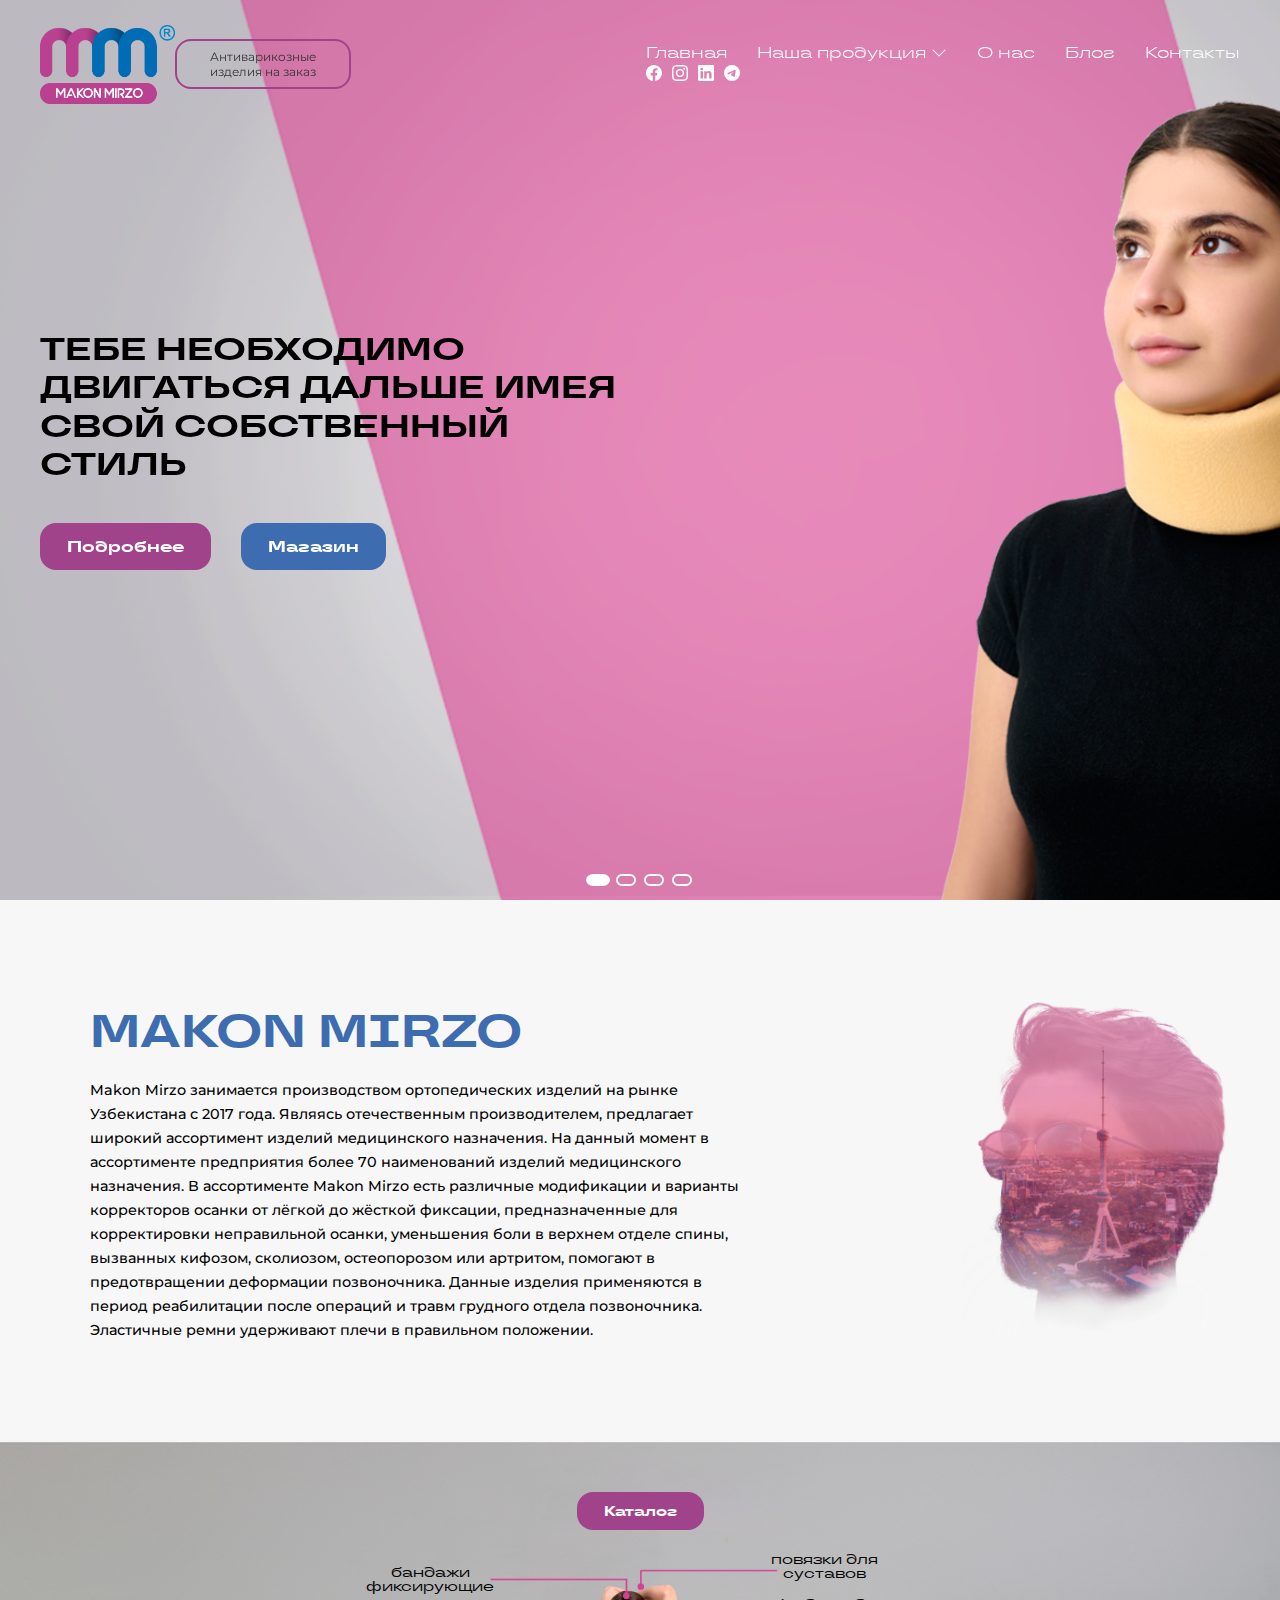
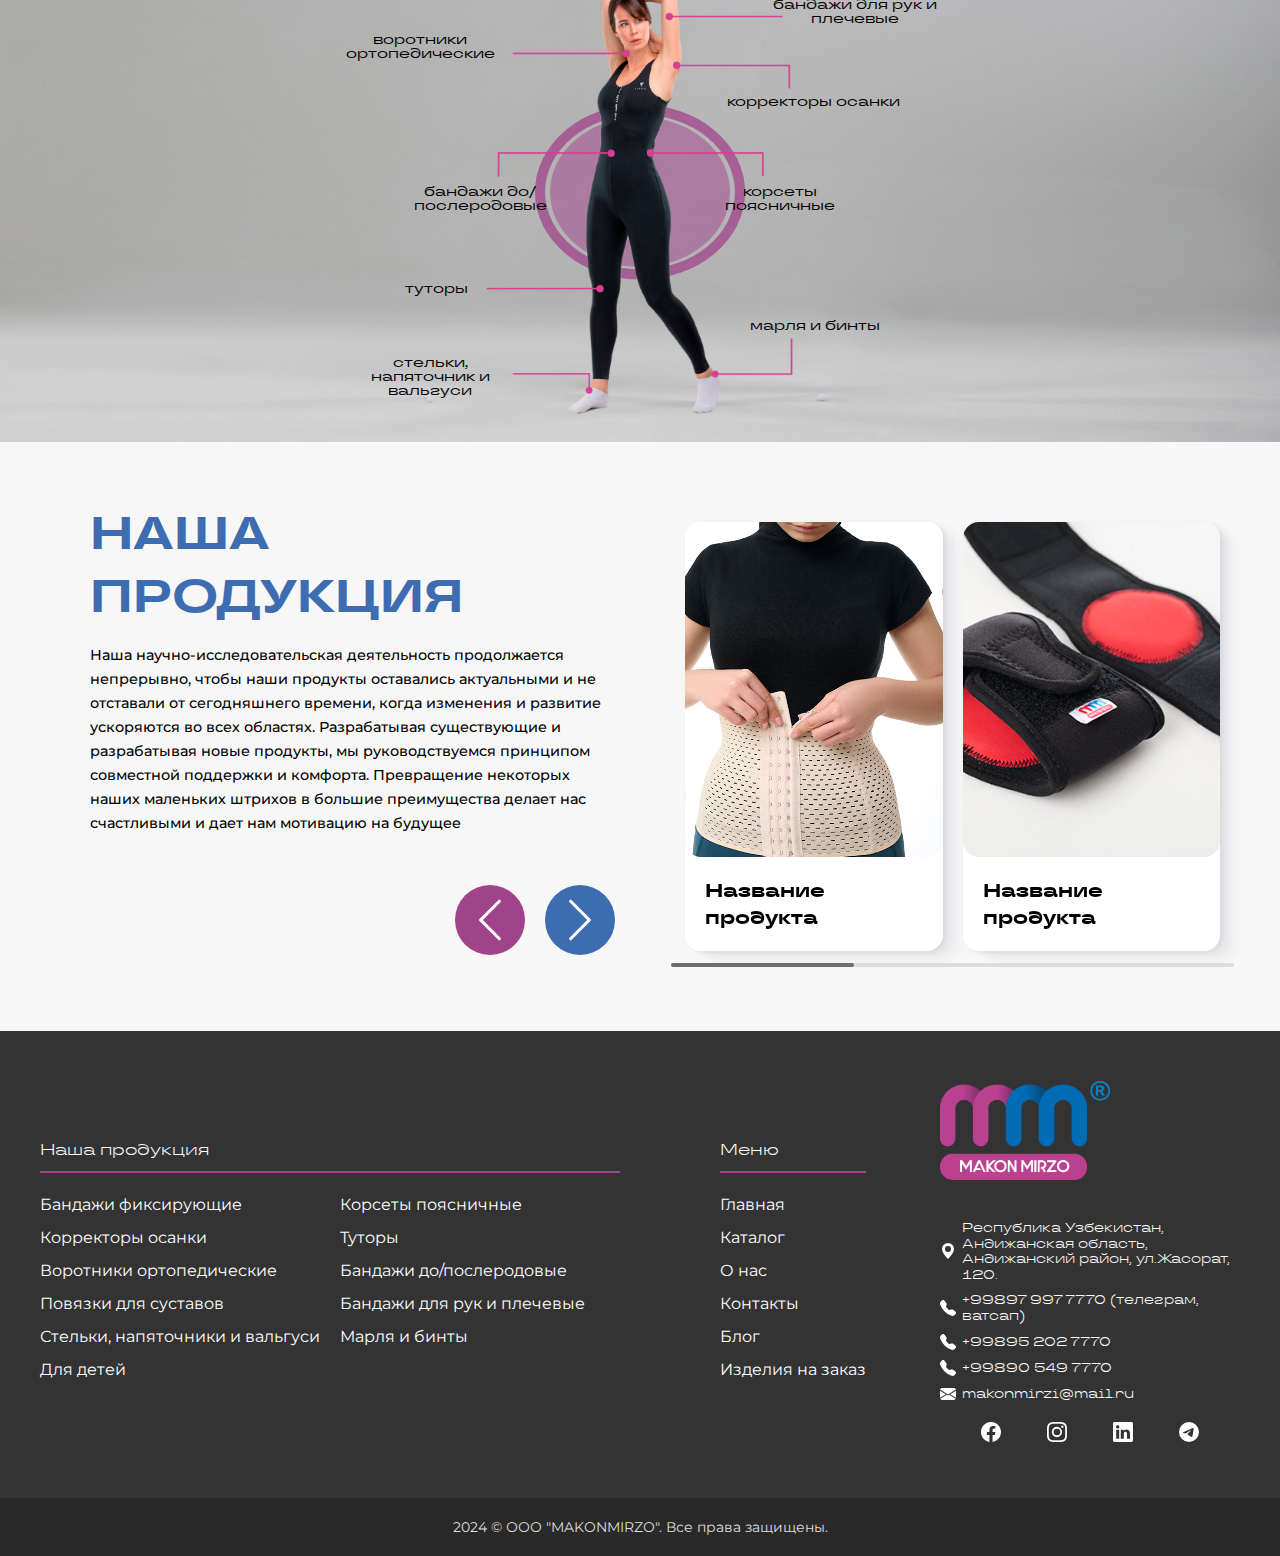
<file: index.html>
<!DOCTYPE html>
<html lang="ru">

<head>
   <meta charset="UTF-8">
   <meta http-equiv="X-UA-Compatible" content="IE=edge">
   <meta name="viewport" content="width=device-width, initial-scale=1.0">
   <link rel="stylesheet" href="css/swiper-bundle.min.css">
   <link rel="stylesheet" href="css/style.css">
   <link rel="apple-touch-icon" sizes="180x180" href="apple-touch-icon.png">
   <link rel="icon" type="image/png" sizes="32x32" href="favicon-32x32.png">
   <link rel="icon" type="image/png" sizes="16x16" href="favicon-16x16.png">
   <link rel="shortcut icon" href="favicon.ico" type="image/x-icon">
   <meta name="msapplication-TileColor" content="#f7f7f7">
   <meta name="theme-color" content="#f7f7f7">
   <title>MaconMirzo | ортопедические изделия</title>
</head>

<body>
   <div class="wrapper">
      <header class="header">
         <div class="header__body container">
            <div class="header__logo">
               <a href="index.html">
                  <img src="img/logo.png" alt="maconmirzo">
               </a>
               <button class="header__logo-button">Антиварикозные изделия на заказ</button>
            </div>
            <nav class="header__menu menu">
               <div class="menu__icon"><span></span></div>
               <div class="menu__body">
                  <ul class="menu__list">
                     <li><a href="index.html" class="menu__link active">Главная</a></li>
                     <li><a href="catalog.html" class="menu__link menu__link-with-submenu">Наша продукция
                           <svg xmlns="http://www.w3.org/2000/svg" xmlns:xlink="http://www.w3.org/1999/xlink"
                              id="arrow1">
                              <use xlink:href="sprite.svg#chevron-bottom"></use>
                           </svg>
                        </a>
                        <ul class="submenu" id="submenu1">
                           <div class="submenu__close-icon">
                              <svg xmlns="http://www.w3.org/2000/svg" xmlns:xlink="http://www.w3.org/1999/xlink">
                                 <use xlink:href="sprite.svg#close-icon"></use>
                              </svg>
                           </div>
                           <li>
                              <a href="products.html" class="submenu__link"><span>➔</span> Бандажи фиксирующие</a>
                              <img src="img/catalog-covers/1.png" alt="Ортопедические изделия">
                           </li>
                           <li>
                              <a href="products.html" class="submenu__link"><span>➔</span> Корсеты поясничные</a>
                              <img src="img/catalog-covers/2.png" alt="Антиварикозные изделия">
                           </li>
                           <li>
                              <a href="products.html" class="submenu__link"><span>➔</span> Корректоры осанки</a>
                              <img src="img/catalog-covers/3.png" alt="Липосакционные изделия">
                           </li>
                           <li><a href="products.html" class="submenu__link"><span>➔</span> Туторы</a>
                              <img src="img/catalog-covers/4.png" alt="Антиварикозные изделия">
                           </li>
                           <li><a href="products.html" class="submenu__link"><span>➔</span> Воротники ортопедические</a>
                              <img src="img/catalog-covers/5.png" alt="Антиварикозные изделия">
                           </li>
                           <li><a href="products.html" class="submenu__link"><span>➔</span> Бандажи до/послеродовые</a>
                              <img src="img/catalog-covers/6.png" alt="Антиварикозные изделия">
                           </li>
                           <li><a href="products.html" class="submenu__link"><span>➔</span> Повязки для суставов</a>
                              <img src="img/catalog-covers/7.png" alt="Антиварикозные изделия">
                           </li>
                           <li><a href="products.html" class="submenu__link"><span>➔</span> Бандажи для рук и плечевые</a>
                              <img src="img/catalog-covers/8.png" alt="Антиварикозные изделия">
                           </li>
                           <li><a href="products.html" class="submenu__link"><span>➔</span> Стельки, напяточники и вальгуси</a>
                              <img src="img/catalog-covers/9.png" alt="Антиварикозные изделия">
                           </li>
                           <li><a href="products.html" class="submenu__link"><span>➔</span> Марля и бинты</a>
                              <img src="img/catalog-covers/10.png" alt="Антиварикозные изделия">
                           </li>
                           <li><a href="products.html" class="submenu__link"><span>➔</span> Для детей</a>
                              <img src="img/catalog-covers/11.png" alt="Антиварикозные изделия">
                           </li>
                           <li><a href="catalog.html" class="submenu__link">перейти в каталог ➔</a>
                           </li>
                        </ul>
                     </li>
                     <li><a href="about.html" class="menu__link">О нас</a></li>
                     <li><a href="blog.html" class="menu__link">Блог</a></li>
                     <li><a href="contacts.html" class="menu__link">Контакты</a></li>
                  </ul>
               </div>
            </nav>
            <div class="header__links">
               <a href="" class="header__link">
                  <svg class="icon">
                     <use xlink:href="sprite.svg#facebook"></use>
                  </svg>
               </a>
               <a href="" class="header__link">
                  <svg class="icon">
                     <use xlink:href="sprite.svg#instagram"></use>
                  </svg>
               </a>
               <a href="" class="header__link">
                  <svg class="icon">
                     <use xlink:href="sprite.svg#linkedin"></use>
                  </svg>
               </a>
               <a href="" class="header__link">
                  <svg class="icon">
                     <use xlink:href="sprite.svg#telegram"></use>
                  </svg>
               </a>
            </div>
         </div>
      </header>
      <main>
         <section class="home">
            <div class="home__slider swiper">
               <div class="home__wrapper swiper-wrapper">
                  <div class="home__slide swiper-slide home__slide-1">
                     <div class="home__text container">
                        <div class="home__title">
                           <h1 data-swiper-parallax="-200" data-swiper-parallax-duration="200">ТЕБЕ НЕОБХОДИМО ДВИГАТЬСЯ
                              ДАЛЬШЕ ИМЕЯ СВОЙ СОБСТВЕННЫЙ СТИЛЬ</h1>
                        </div>
                        <div class="home__links">
                           <div class="home__link" data-swiper-parallax="-200" data-swiper-parallax-duration="400">
                              <a href="" class="pink-link">Подробнее</a>
                           </div>
                           <div class="home__link" data-swiper-parallax="-200" data-swiper-parallax-duration="600">
                              <a href="" class="blue-link">Магазин</a>
                           </div>
                        </div>
                     </div>
                     <div class="home__slide-image">
                        <picture>
                           <source media="(max-width: 600px)" srcset="img/home/slide1-mobile.png">
                           <img src="img/home/slide1.png" alt="">
                        </picture>
                     </div>
                  </div>
                  <div class="home__slide swiper-slide home__slide-2">
                     <div class="home__text container">
                        <div class="home__title">
                           <h1 data-swiper-parallax="-200" data-swiper-parallax-duration="200">ТЕБЕ НЕОБХОДИМО ДВИГАТЬСЯ
                              ДАЛЬШЕ ИМЕЯ СВОЙ СОБСТВЕННЫЙ СТИЛЬ</h1>
                        </div>
                        <div class="home__links">
                           <div class="home__link" data-swiper-parallax="-200" data-swiper-parallax-duration="400">
                              <a href="" class="pink-link">Подробнее</a>
                           </div>
                           <div class="home__link" data-swiper-parallax="-200" data-swiper-parallax-duration="600">
                              <a href="" class="blue-link">Магазин</a>
                           </div>
                        </div>
                     </div>

                     <div class="home__slide-image">
                        <picture>
                           <source media="(max-width: 600px)" srcset="img/home/slide2-mobile.png">
                           <img src="img/home/slide2.png" alt="">
                        </picture>
                     </div>
                  </div>
                  <div class="home__slide swiper-slide home__slide-3">
                     <div class="home__text container">
                        <div class="home__title">
                           <h1 data-swiper-parallax="-200" data-swiper-parallax-duration="200">ТЕБЕ НЕОБХОДИМО ДВИГАТЬСЯ
                              ДАЛЬШЕ ИМЕЯ СВОЙ СОБСТВЕННЫЙ СТИЛЬ</h1>
                        </div>
                        <div class="home__links">
                           <div class="home__link" data-swiper-parallax="-200" data-swiper-parallax-duration="400">
                              <a href="" class="pink-link">Подробнее</a>
                           </div>
                           <div class="home__link" data-swiper-parallax="-200" data-swiper-parallax-duration="600">
                              <a href="" class="blue-link">Магазин</a>
                           </div>
                        </div>
                     </div>

                     <div class="home__slide-image">
                        <picture>
                           <source media="(max-width: 600px)" srcset="img/home/slide4-mobile.png">
                           <img src="img/home/slide4.png" alt="">
                        </picture>
                     </div>
                  </div>
                  <div class="home__slide swiper-slide home__slide-4">
                     <div class="home__text container">
                        <div class="home__title">
                           <h1 data-swiper-parallax="-200" data-swiper-parallax-duration="200">ТЕБЕ НЕОБХОДИМО ДВИГАТЬСЯ
                              ДАЛЬШЕ ИМЕЯ СВОЙ СОБСТВЕННЫЙ СТИЛЬ</h1>
                        </div>
                        <div class="home__links">
                           <div class="home__link" data-swiper-parallax="-200" data-swiper-parallax-duration="400">
                              <a href="" class="pink-link">Подробнее</a>
                           </div>
                           <div class="home__link" data-swiper-parallax="-200" data-swiper-parallax-duration="600">
                              <a href="" class="blue-link">Магазин</a>
                           </div>
                        </div>
                     </div>

                     <div class="home__slide-image">
                        <picture>
                           <source media="(max-width: 600px)" srcset="img/home/slide5-mobile.png">
                           <img src="img/home/slide5.png" alt="">
                        </picture>
                     </div>
                  </div>
               </div>
               <div class="swiper-pagination"></div>
            </div>
         </section>
         <section class="welcome">
            <div class="welcome__body container">
               <div class="welcome__text">
                  <h2>Makon Mirzo</h2>
                  <p>Makon Mirzo занимается производством ортопедических изделий на рынке
                     Узбекистана с 2017 года. Являясь отечественным производителем, предлагает
                     широкий ассортимент изделий медицинского назначения. На данный момент в
                     ассортименте предприятия более 70 наименований изделий медицинского
                     назначения. В ассортименте Makon Mirzo есть различные модификации и
                     варианты корректоров осанки от лёгкой до жёсткой фиксации,
                     предназначенные для корректировки неправильной осанки,
                     уменьшения боли в верхнем отделе спины, вызванных кифозом,
                     сколиозом, остеопорозом или артритом, помогают в
                     предотвращении деформации позвоночника. Данные изделия
                     применяются в период реабилитации после операций и травм
                     грудного отдела позвоночника. Эластичные ремни удерживают
                     плечи в правильном положении.
                  </p>
               </div>
            </div>
         </section>
         <section class="infographic">
            <div class="infographic__block">
               <div class="infographic__image">
                  <picture>
                     <source media="(max-width: 650px)" srcset="img/home/infographic-mobile.png">
                     <img src="img/home/infographic.png" alt="infographic">
                  </picture>
               </div>
               <div class="infographic__links">
                  <a href="products.html" class="infographic__link infographic-1">бандажи фиксирующие</a>
                  <a href="products.html" class="infographic__link infographic-2">повязки для суставов</a>
                  <a href="products.html" class="infographic__link infographic-3">бандажи для рук и плечевые</a>
                  <a href="products.html" class="infographic__link infographic-4">воротники ортопедические</a>
                  <a href="products.html" class="infographic__link infographic-5">корректоры осанки</a>
                  <a href="products.html" class="infographic__link infographic-6">бандажи до/послеродовые</a>
                  <a href="products.html" class="infographic__link infographic-7">корсеты поясничные</a>
                  <a href="products.html" class="infographic__link infographic-8">туторы</a>
                  <a href="products.html" class="infographic__link infographic-9">марля и бинты</a>
                  <a href="products.html" class="infographic__link infographic-10">стельки, напяточник и вальгуси </a>
                  <span class="circle"></span>
                  <span class="outer-circle"></span>
                  <span class="inner-circle"></span>
               </div>

               <div class="infographic__link go-catalog">
                  <a href="catalog.html" class="pink-link">Каталог</a>
               </div>
            </div>
         </section>
         <section class="our-products-slider">
            <div class="our-products-slider__body container">
               <div class="our-products-slider__text">
                  <h2>Наша продукция</h2>
                  <p>Наша научно-исследовательская деятельность продолжается непрерывно, чтобы наши продукты оставались
                     актуальными и не отставали от сегодняшнего времени, когда изменения и развитие ускоряются во всех
                     областях. Разрабатывая существующие и разрабатывая новые продукты, мы руководствуемся принципом
                     совместной поддержки и комфорта. Превращение некоторых наших маленьких штрихов в большие
                     преимущества делает нас счастливыми и дает нам мотивацию на будущее
                  </p>
                  <div class="our-products-slider__buttons">
                     <div class="our-products-button-prev">
                        <svg xmlns="http://www.w3.org/2000/svg">
                           <use xlink:href="sprite.svg#chevron-left"></use>
                        </svg>
                     </div>
                     <div class="our-products-button-next">
                        <svg xmlns="http://www.w3.org/2000/svg">
                           <use xlink:href="sprite.svg#chevron-right"></use>
                        </svg>
                     </div>
                  </div>
               </div>
               <div class="our-products-slider__slider swiper">
                  <div class="swiper-wrapper">
                     <a href="product.html" class="our-products-slider__slide swiper-slide">
                        <div class="our-products-slider__image">
                           <img src="img/catalog/test.png" alt="product">
                        </div>
                        <div class="our-products-slider__info">
                           <div class="our-products-slider__name">
                              <h3>Название продукта</h3>
                           </div>
                        </div>
                     </a>
                     <a href="product.html" class="our-products-slider__slide swiper-slide">
                        <div class="our-products-slider__image">
                           <img src="img/catalog/test2.png" alt="product">
                        </div>
                        <div class="our-products-slider__info">
                           <div class="our-products-slider__name">
                              <h3>Название продукта</h3>
                           </div>
                        </div>
                     </a>
                     <a href="product.html" class="our-products-slider__slide swiper-slide">
                        <div class="our-products-slider__image">
                           <img src="img/catalog/test.png" alt="product">
                        </div>
                        <div class="our-products-slider__info">
                           <div class="our-products-slider__name">
                              <h3>Название продукта</h3>
                           </div>
                        </div>
                     </a>
                     <a href="product.html" class="our-products-slider__slide swiper-slide">
                        <div class="our-products-slider__image">
                           <img src="img/catalog/test2.png" alt="product">
                        </div>
                        <div class="our-products-slider__info">
                           <div class="our-products-slider__name">
                              <h3>Название продукта</h3>
                           </div>
                        </div>
                     </a>
                     <a href="product.html" class="our-products-slider__slide swiper-slide">
                        <div class="our-products-slider__image">
                           <img src="img/catalog/test.png" alt="product">
                        </div>
                        <div class="our-products-slider__info">
                           <div class="our-products-slider__name">
                              <h3>Название продукта</h3>
                           </div>
                        </div>
                     </a>
                     <a href="product.html" class="our-products-slider__slide swiper-slide">
                        <div class="our-products-slider__image">
                           <img src="img/catalog/test2.png" alt="product">
                        </div>
                        <div class="our-products-slider__info">
                           <div class="our-products-slider__name">
                              <h3>Название продукта</h3>
                           </div>
                        </div>
                     </a>
                  </div>
                  <div class="swiper-scrollbar"></div>
               </div>
            </div>
         </section>
      </main>
      <footer class="footer">
         <div class="footer-top__body container">
            <nav class="footer-menu">
               <div class="footer-menu__column">
                  <div class="footer-menu__title">Меню</div>
                  <ul class="footer-menu__list">
                     <li><a href="index.html" class="footer-menu__link">Главная</a></li>
                     <li><a href="catalog.html" class="footer-menu__link">Каталог</a></li>
                     <li><a href="about.html" class="footer-menu__link">О нас</a></li>
                     <li><a href="contacts.html" class="footer-menu__link">Контакты</a></li>
                     <li><a href="blog.html" class="footer-menu__link">Блог</a></li>
                     <li><a href="makonmirzo.uz" class="footer-menu__link">Изделия на заказ</a></li>
                  </ul>
               </div>
               <div class="footer-menu__column">
                  <div class="footer-menu__title">Наша продукция</div>
                  <ul class="footer-menu__list">
                     <li><a href="products.html" class="footer-menu__link">Бандажи фиксирующие</a></li>
                     <li><a href="products.html" class="footer-menu__link">Корсеты поясничные</a></li>
                     <li><a href="products.html" class="footer-menu__link">Корректоры осанки</a></li>
                     <li><a href="products.html" class="footer-menu__link">Туторы</a></li>
                     <li><a href="products.html" class="footer-menu__link">Воротники ортопедические</a></li>
                     <li><a href="products.html" class="footer-menu__link">Бандажи до/послеродовые</a></li>
                     <li><a href="products.html" class="footer-menu__link">Повязки для суставов</a></li>
                     <li><a href="products.html" class="footer-menu__link">Бандажи для рук и плечевые</a></li>
                     <li><a href="products.html" class="footer-menu__link">Стельки, напяточники и вальгуси</a></li>
                     <li><a href="products.html" class="footer-menu__link">Марля и бинты</a></li>
                     <li><a href="products.html" class="footer-menu__link">Для детей</a></li>
                  </ul>
               </div>
            </nav>
            <div class="footer-top__details">
               <div class="footer__logo">
                  <img src="img/logo.png" alt="maconmirzo">
               </div>

               <div class="footer__link-tel">
                  <a href="">
                     <svg>
                        <use xlink:href="sprite.svg#location"></use>
                     </svg>
                     Республика Узбекистан, Андижанская область, Андижанский район, ул.Жасорат, 120.</a>
                  <a href="">
                     <svg>
                        <use xlink:href="sprite.svg#telephone"></use>
                     </svg>
                     +99897 997 7770 (телеграм, ватсап)</a>
                  <a href="">
                     <svg>
                        <use xlink:href="sprite.svg#telephone"></use>
                     </svg>
                     +99895 202 7770</a>
                  <a href="">
                     <svg>
                        <use xlink:href="sprite.svg#telephone"></use>
                     </svg>
                     +99890 549 7770</a>
                  <a href="">
                     <svg>
                        <use xlink:href="sprite.svg#mail"></use>
                     </svg>
                     makonmirzi@mail.ru</a>
               </div>
               <div class="footer__social-links">
                  <a href="" class="header__link">
                     <svg class="icon">
                        <use xlink:href="sprite.svg#facebook"></use>
                     </svg>
                  </a>
                  <a href="" class="header__link">
                     <svg class="icon">
                        <use xlink:href="sprite.svg#instagram"></use>
                     </svg>
                  </a>
                  <a href="" class="header__link">
                     <svg class="icon">
                        <use xlink:href="sprite.svg#linkedin"></use>
                     </svg>
                  </a>
                  <a href="" class="header__link">
                     <svg class="icon">
                        <use xlink:href="sprite.svg#telegram"></use>
                     </svg>
                  </a>
               </div>
            </div>
         </div>
         <div class="footer-bottom">
            <div class="footer-bottom__body container">
               <p>2024 © ООО "MAKONMIRZO". Все права защищены.</p>
            </div>
         </div>
      </footer>
   </div>
   <script src="js/swiper-bundle.min.js"></script>
   <script src="js/app.js"></script>
</body>

</html>
</file>
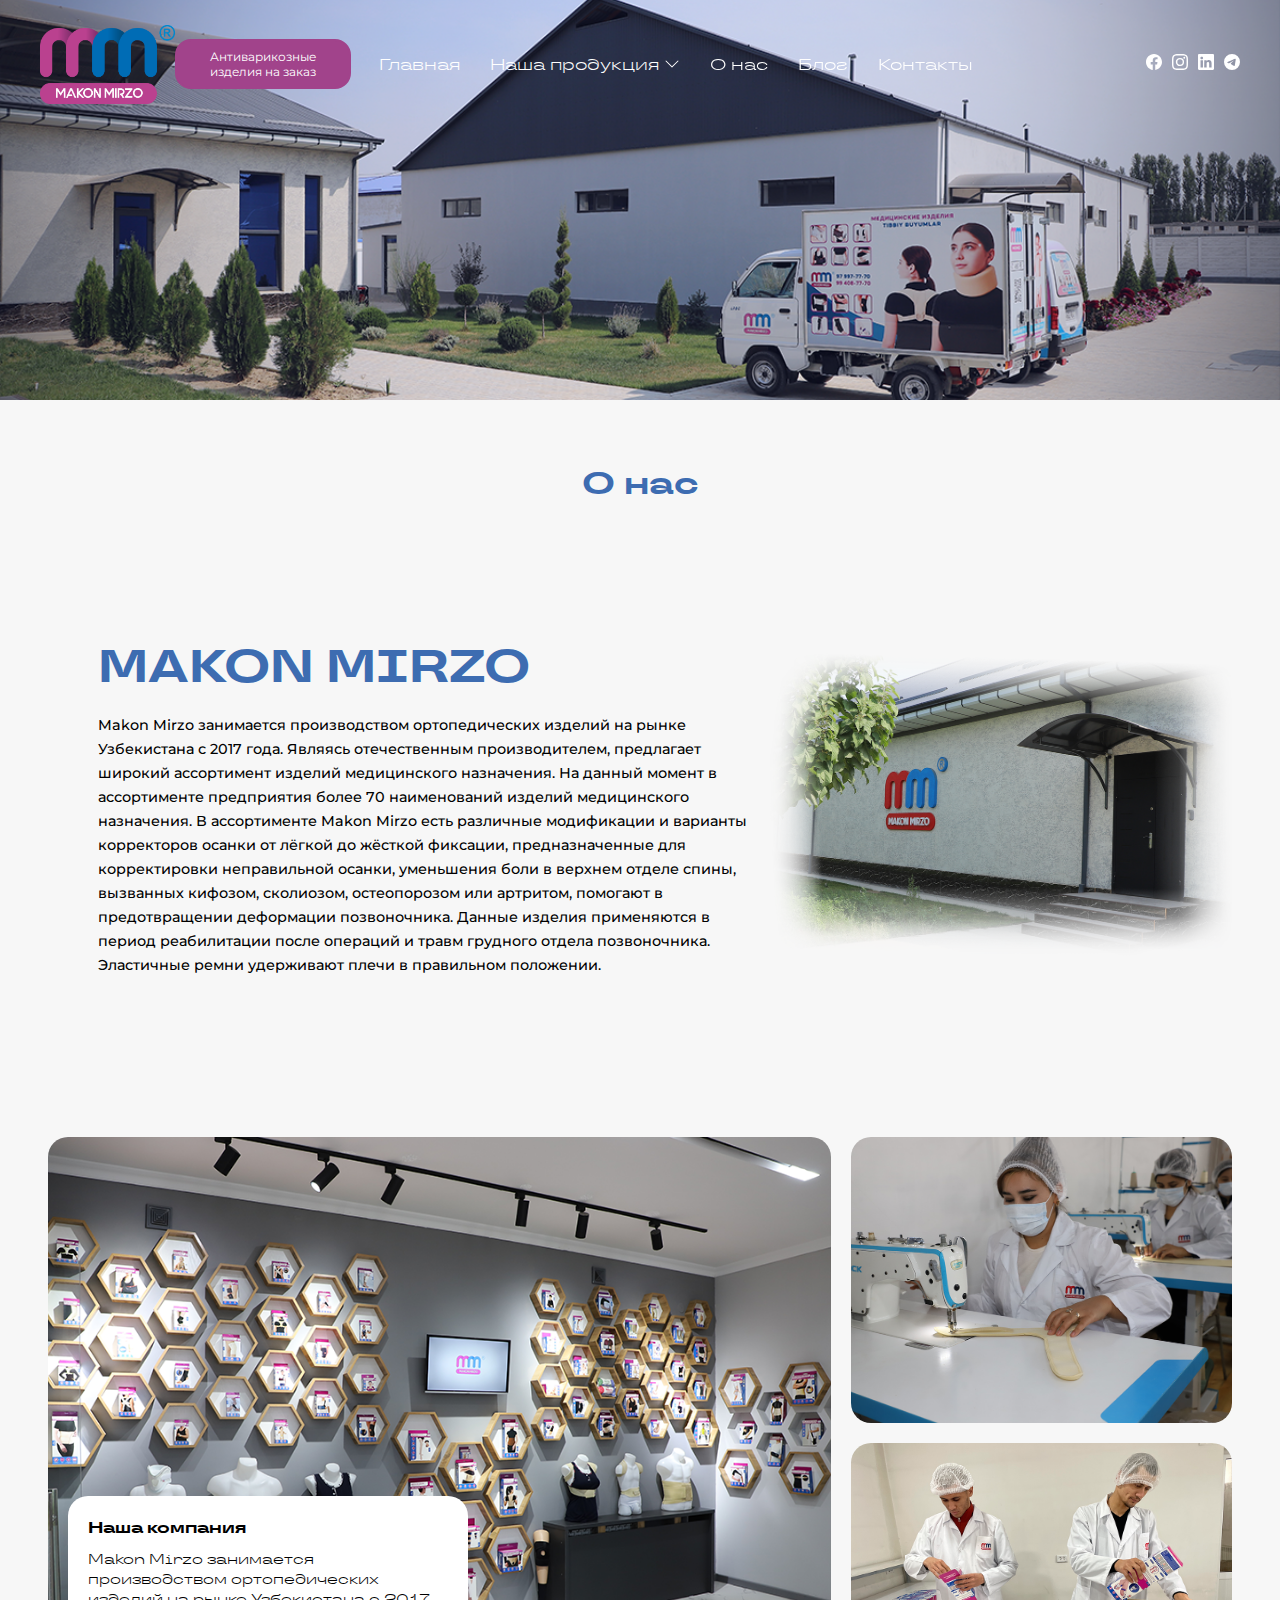
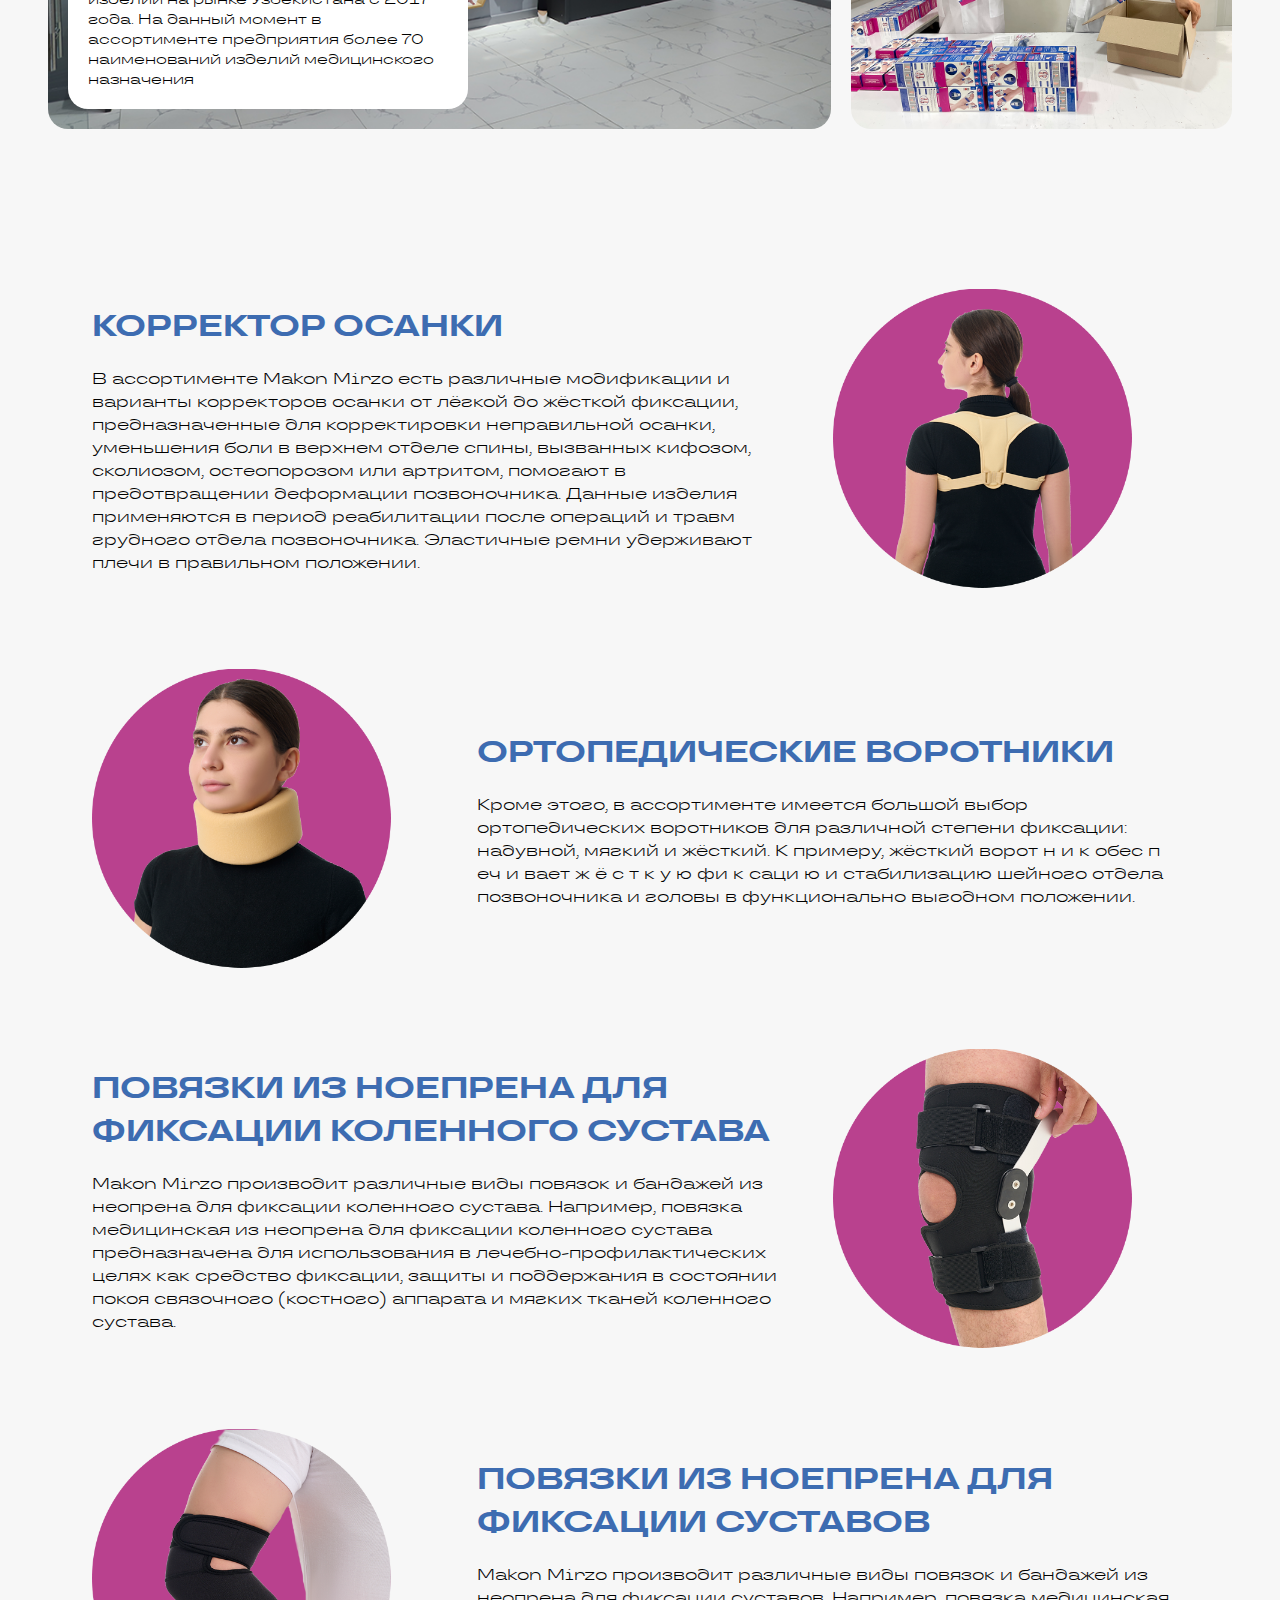
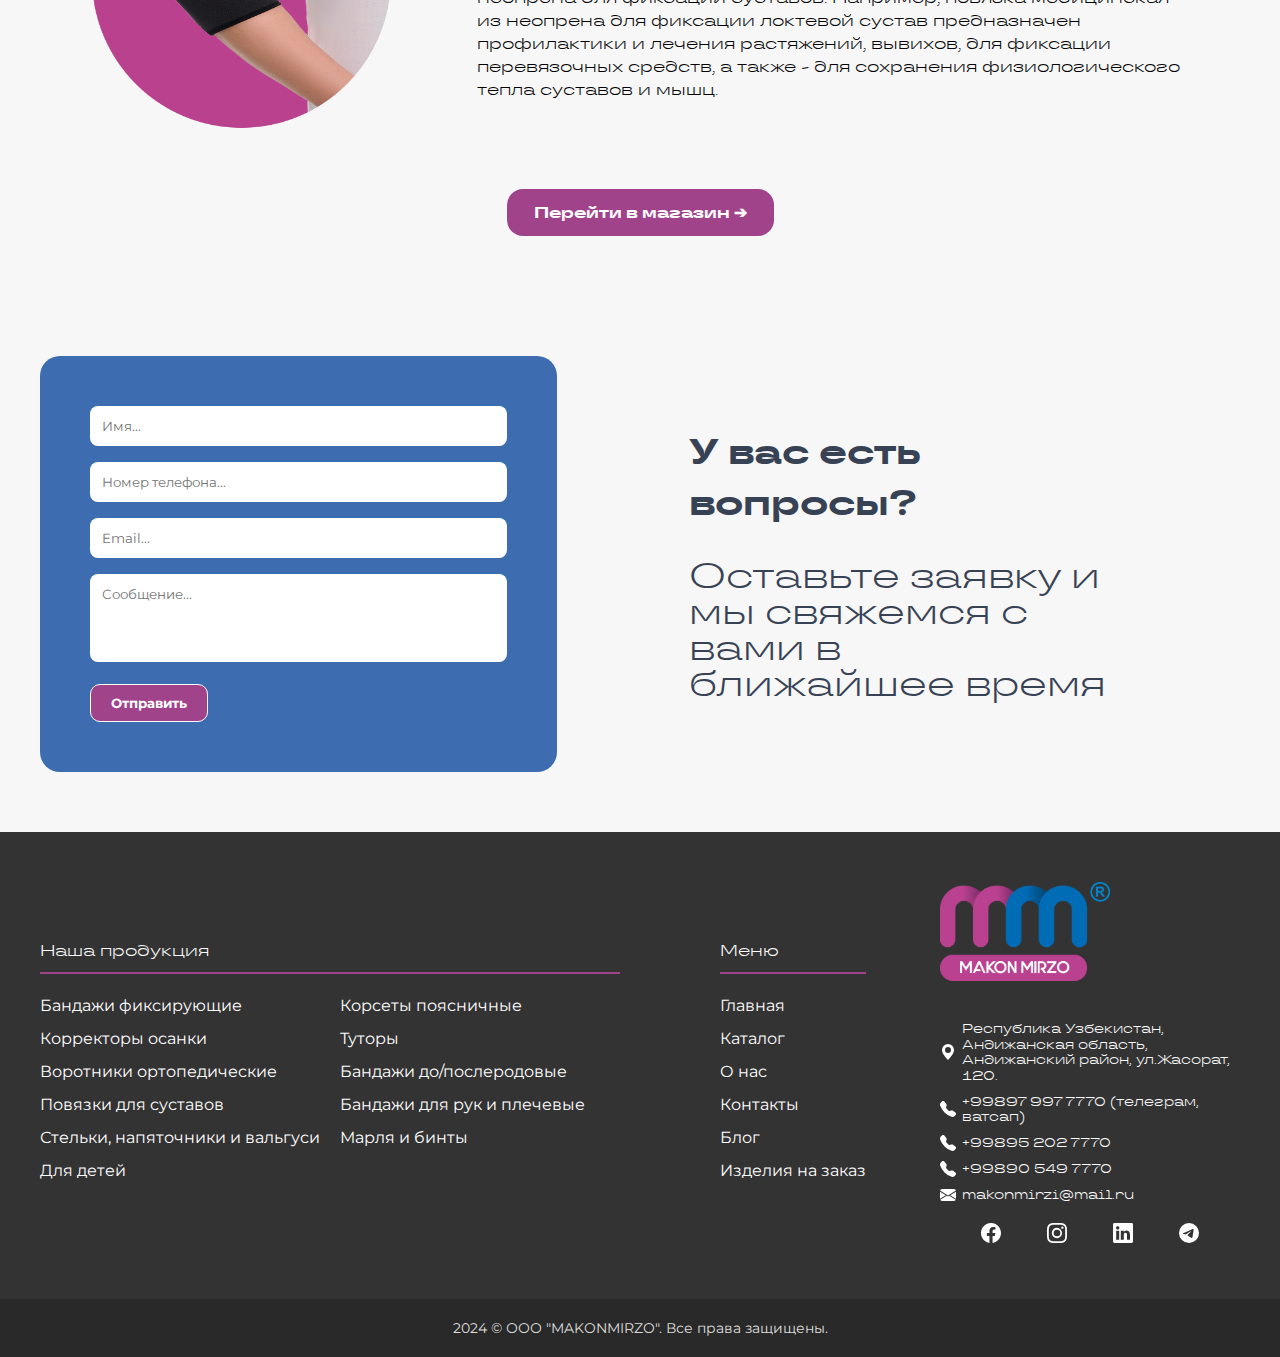
<file: about.html>
<!DOCTYPE html>
<html lang="ru">
<head>
   <meta charset="UTF-8">
   <meta http-equiv="X-UA-Compatible" content="IE=edge">
   <meta name="viewport" content="width=device-width, initial-scale=1.0">
   <link rel="stylesheet" href="css/swiper-bundle.min.css">
   <link rel="stylesheet" href="css/style.css">
   <link rel="apple-touch-icon" sizes="180x180" href="apple-touch-icon.png">
   <link rel="icon" type="image/png" sizes="32x32" href="favicon-32x32.png">
   <link rel="icon" type="image/png" sizes="16x16" href="favicon-16x16.png">
   <link rel="shortcut icon" href="favicon.ico" type="image/x-icon">
   <meta name="msapplication-TileColor" content="#f7f7f7">
   <meta name="theme-color" content="#f7f7f7">
   <title>Продукция MaconMirzo</title>
</head>

<body>
   <div class="wrapper wrapper-catalog">
     <header class="header">
         <div class="header__body container">
            <div class="header__logo">
               <a href="index.html">
                  <img src="img/logo.png" alt="maconmirzo">
               </a>
               <button class="header__logo-button">Антиварикозные изделия на заказ</button>
            </div>
            <nav class="header__menu menu">
               <div class="menu__icon"><span></span></div>
               <div class="menu__body">
                  <ul class="menu__list">
                     <li><a href="index.html" class="menu__link active">Главная</a></li>
                     <li><a href="catalog.html" class="menu__link menu__link-with-submenu">Наша продукция
                           <svg xmlns="http://www.w3.org/2000/svg" xmlns:xlink="http://www.w3.org/1999/xlink"
                              id="arrow1">
                              <use xlink:href="sprite.svg#chevron-bottom"></use>
                           </svg>
                        </a>
                        <ul class="submenu" id="submenu1">
                           <div class="submenu__close-icon">
                              <svg xmlns="http://www.w3.org/2000/svg" xmlns:xlink="http://www.w3.org/1999/xlink">
                                 <use xlink:href="sprite.svg#close-icon"></use>
                              </svg>
                           </div>
                           <li>
                              <a href="products.html" class="submenu__link"><span>➔</span> Бандажи фиксирующие</a>
                              <img src="img/catalog-covers/1.png" alt="Ортопедические изделия">
                           </li>
                           <li>
                              <a href="products.html" class="submenu__link"><span>➔</span> Корсеты поясничные</a>
                              <img src="img/catalog-covers/2.png" alt="Антиварикозные изделия">
                           </li>
                           <li>
                              <a href="products.html" class="submenu__link"><span>➔</span> Корректоры осанки</a>
                              <img src="img/catalog-covers/3.png" alt="Липосакционные изделия">
                           </li>
                           <li><a href="products.html" class="submenu__link"><span>➔</span> Туторы</a>
                              <img src="img/catalog-covers/4.png" alt="Антиварикозные изделия">
                           </li>
                           <li><a href="products.html" class="submenu__link"><span>➔</span> Воротники ортопедические</a>
                              <img src="img/catalog-covers/5.png" alt="Антиварикозные изделия">
                           </li>
                           <li><a href="products.html" class="submenu__link"><span>➔</span> Бандажи до/послеродовые</a>
                              <img src="img/catalog-covers/6.png" alt="Антиварикозные изделия">
                           </li>
                           <li><a href="products.html" class="submenu__link"><span>➔</span> Повязки для суставов</a>
                              <img src="img/catalog-covers/7.png" alt="Антиварикозные изделия">
                           </li>
                           <li><a href="products.html" class="submenu__link"><span>➔</span> Бандажи для рук и плечевые</a>
                              <img src="img/catalog-covers/8.png" alt="Антиварикозные изделия">
                           </li>
                           <li><a href="products.html" class="submenu__link"><span>➔</span> Стельки, напяточники и вальгуси</a>
                              <img src="img/catalog-covers/9.png" alt="Антиварикозные изделия">
                           </li>
                           <li><a href="products.html" class="submenu__link"><span>➔</span> Марля и бинты</a>
                              <img src="img/catalog-covers/10.png" alt="Антиварикозные изделия">
                           </li>
                           <li><a href="products.html" class="submenu__link"><span>➔</span> Для детей</a>
                              <img src="img/catalog-covers/11.png" alt="Антиварикозные изделия">
                           </li>
                           <li><a href="catalog.html" class="submenu__link">перейти в каталог ➔</a>
                           </li>
                        </ul>
                     </li>
                     <li><a href="about.html" class="menu__link">О нас</a></li>
                     <li><a href="blog.html" class="menu__link">Блог</a></li>
                     <li><a href="contacts.html" class="menu__link">Контакты</a></li>
                  </ul>
               </div>
            </nav>
            <div class="header__links">
               <a href="" class="header__link">
                  <svg class="icon">
                     <use xlink:href="sprite.svg#facebook"></use>
                  </svg>
               </a>
               <a href="" class="header__link">
                  <svg class="icon">
                     <use xlink:href="sprite.svg#instagram"></use>
                  </svg>
               </a>
               <a href="" class="header__link">
                  <svg class="icon">
                     <use xlink:href="sprite.svg#linkedin"></use>
                  </svg>
               </a>
               <a href="" class="header__link">
                  <svg class="icon">
                     <use xlink:href="sprite.svg#telegram"></use>
                  </svg>
               </a>
            </div>
         </div>
      </header>
      <main>
         <section class="blog">
            <div class="catalog__cover">
               <img src="img/page-covers/about.png" alt="cover">
            </div>

            <div class="blog__title title container">
               <h1>О нас</h1>
            </div>
            <div class="about container">
               <section class="welcome">
                  <div class="welcome__body container"
                     style="display: flex; align-items: center;gap:20px;background: none;">
                     <div class="welcome__text">
                        <h2>Makon Mirzo</h2>
                        <p>Makon Mirzo занимается производством ортопедических изделий на рынке
                           Узбекистана с 2017 года. Являясь отечественным производителем, предлагает
                           широкий ассортимент изделий медицинского назначения. На данный момент в
                           ассортименте предприятия более 70 наименований изделий медицинского
                           назначения. В ассортименте Makon Mirzo есть различные модификации и
                           варианты корректоров осанки от лёгкой до жёсткой фиксации,
                           предназначенные для корректировки неправильной осанки,
                           уменьшения боли в верхнем отделе спины, вызванных кифозом,
                           сколиозом, остеопорозом или артритом, помогают в
                           предотвращении деформации позвоночника. Данные изделия
                           применяются в период реабилитации после операций и травм
                           грудного отдела позвоночника. Эластичные ремни удерживают
                           плечи в правильном положении.
                        </p>
                     </div>
                     <div class="welcome__image" style="flex: 0 1 50%;">
                        <img src="img/about/about-comp.png" alt="about"
                           style="width: 100%;height: 100%;object-fit: contain;">
                     </div>
                  </div>
               </section>
               <section class="infoblock">
                  <div class="infoblock__body container">
                     <div class="infoblock__text">
                        <div class="infoblock__title">Наша компания</div>
                        <p>Makon Mirzo занимается производством ортопедических изделий на рынке
                           Узбекистана с 2017 года. На данный момент в
                           ассортименте предприятия более 70 наименований изделий медицинского
                           назначения</p>
                     </div>
                     <div class="infoblock__images">
                        <div class="infoblock__image infoblock__image1">
                           <img src="img/infoblock/img-2.png" alt="MaconMirzo">
                        </div>
                        <div class="infoblock__image infoblock__image2">
                           <img src="img/infoblock/img-1.png" alt="MaconMirzo">
                        </div>
                        <div class="infoblock__image infoblock__image3">
                           <img src="img/infoblock/img-3.png" alt="MaconMirzo">
                        </div>
                     </div>
                  </div>
               </section>
               <div class="about__services container">
                  <div class="service">
                     <div class="service__info">
                        <div class="service__text">
                           <h4>КОРРЕКТОР ОСАНКИ</h4>
                           <p>В ассортименте Makon Mirzo есть различные модификации и
                              варианты корректоров осанки от лёгкой до жёсткой фиксации,
                              предназначенные для корректировки неправильной осанки,
                              уменьшения боли в верхнем отделе спины, вызванных кифозом,
                              сколиозом, остеопорозом или артритом, помогают в
                              предотвращении деформации позвоночника. Данные изделия
                              применяются в период реабилитации после операций и травм
                              грудного отдела позвоночника. Эластичные ремни удерживают
                              плечи в правильном положении.</p>
                        </div>
                        <div class="service__image">
                           <img src="img/about/services-1.png" alt="">
                        </div>
                     </div>
                  </div>
                  <div class="service">
                     <div class="service__info service__info-reverse">
                        <div class="service__text">
                           <h4>ОРТОПЕДИЧЕСКИЕ ВОРОТНИКИ</h4>
                           <p>Кроме этого, в ассортименте имеется большой выбор
                              ортопедических воротников для различной степени
                              фиксации: надувной, мягкий и жёсткий. К примеру, жёсткий
                              ворот н и к обес п еч и вает ж ё с т к у ю фи к саци ю и
                              стабилизацию шейного отдела позвоночника и головы в
                              функционально выгодном положении.</p>
                        </div>
                        <div class="service__image">
                           <img src="img/about/services-2.png" alt="">
                        </div>
                     </div>
                  </div>
                  <div class="service">
                     <div class="service__info">
                        <div class="service__text">
                           <h4>ПОВЯЗКИ ИЗ НОЕПРЕНА ДЛЯ ФИКСАЦИИ
                              КОЛЕННОГО СУСТАВА</h4>
                           <p>Makon Mirzo производит различные виды повязок и
                              бандажей из неопрена для фиксации коленного
                              сустава. Например, повязка медицинская из неопрена
                              для фиксации коленного сустава предназначена для
                              использования в лечебно-профилактических целях как
                              средство фиксации, защиты и поддержания в
                              состоянии покоя связочного (костного) аппарата и
                              мягких тканей коленного сустава.</p>
                        </div>
                        <div class="service__image">
                           <img src="img/about/services-3.png" alt="">
                        </div>
                     </div>
                  </div>
                  <div class="service">
                     <div class="service__info service__info-reverse">
                        <div class="service__text">
                           <h4>ПОВЯЗКИ ИЗ НОЕПРЕНА ДЛЯ ФИКСАЦИИ
                              СУСТАВОВ</h4>
                           <p>Makon Mirzo производит различные виды повязок и
                              бандажей из неопрена для фиксации суставов.
                              Например, повязка медицинская из неопрена для фиксации локтевой сустав предназначен
                              профилактики и лечения растяжений, вывихов, для
                              фиксации перевязочных средств, а также - для
                              сохранения физиологического тепла суставов и мышц.</p>
                        </div>
                        <div class="service__image">
                           <img src="img/about/services-4.png" alt="">
                        </div>
                     </div>
                  </div>
                  <div class="about__link">
                     <a href="" class="pink-link">Перейти в магазин ➔</a>
                  </div>
               </div>
            </div>
            <div class="contacts-message">
               <div class="contacts-message__body container">
                  <div class="contacts-message__text">
                     <p>У вас есть вопросы?</p>
                     <p>Оставьте заявку и мы свяжемся с вами в ближайшее время</p>
                  </div>
                  <div class="form-callback">
                     <form action="" method="post">
                        <input type="text" id="fullName" name="name" placeholder="Имя..." required="">

                        <input type="tel" id="phoneNumber" name="phone" placeholder="Номер телефона..." required="">

                        <input type="email" id="email" name="email" placeholder="Email..." required="">

                        <textarea id="message" name="message" rows="4" placeholder="Сообщение..."
                           required=""></textarea>

                        <button type="submit">Отправить</button>
                     </form>
                  </div>
               </div>
            </div>
         </section>
      </main>
      <footer class="footer">
         <div class="footer-top__body container">
            <nav class="footer-menu">
               <div class="footer-menu__column">
                  <div class="footer-menu__title">Меню</div>
                  <ul class="footer-menu__list">
                     <li><a href="index.html" class="footer-menu__link">Главная</a></li>
                     <li><a href="catalog.html" class="footer-menu__link">Каталог</a></li>
                     <li><a href="about.html" class="footer-menu__link">О нас</a></li>
                     <li><a href="contacts.html" class="footer-menu__link">Контакты</a></li>
                     <li><a href="blog.html" class="footer-menu__link">Блог</a></li>
                     <li><a href="makonmirzo.uz" class="footer-menu__link">Изделия на заказ</a></li>
                  </ul>
               </div>
               <div class="footer-menu__column">
                  <div class="footer-menu__title">Наша продукция</div>
                  <ul class="footer-menu__list">
                     <li><a href="products.html" class="footer-menu__link">Бандажи фиксирующие</a></li>
                     <li><a href="products.html" class="footer-menu__link">Корсеты поясничные</a></li>
                     <li><a href="products.html" class="footer-menu__link">Корректоры осанки</a></li>
                     <li><a href="products.html" class="footer-menu__link">Туторы</a></li>
                     <li><a href="products.html" class="footer-menu__link">Воротники ортопедические</a></li>
                     <li><a href="products.html" class="footer-menu__link">Бандажи до/послеродовые</a></li>
                     <li><a href="products.html" class="footer-menu__link">Повязки для суставов</a></li>
                     <li><a href="products.html" class="footer-menu__link">Бандажи для рук и плечевые</a></li>
                     <li><a href="products.html" class="footer-menu__link">Стельки, напяточники и вальгуси</a></li>
                     <li><a href="products.html" class="footer-menu__link">Марля и бинты</a></li>
                     <li><a href="products.html" class="footer-menu__link">Для детей</a></li>
                  </ul>
               </div>
            </nav>
            <div class="footer-top__details">
               <div class="footer__logo">
                  <img src="img/logo.png" alt="maconmirzo">
               </div>

               <div class="footer__link-tel">
                  <a href="">
                     <svg>
                        <use xlink:href="sprite.svg#location"></use>
                     </svg>
                     Республика Узбекистан, Андижанская область, Андижанский район, ул.Жасорат, 120.</a>
                  <a href="">
                     <svg>
                        <use xlink:href="sprite.svg#telephone"></use>
                     </svg>
                     +99897 997 7770 (телеграм, ватсап)</a>
                  <a href="">
                     <svg>
                        <use xlink:href="sprite.svg#telephone"></use>
                     </svg>
                     +99895 202 7770</a>
                  <a href="">
                     <svg>
                        <use xlink:href="sprite.svg#telephone"></use>
                     </svg>
                     +99890 549 7770</a>
                  <a href="">
                     <svg>
                        <use xlink:href="sprite.svg#mail"></use>
                     </svg>
                     makonmirzi@mail.ru</a>
               </div>
               <div class="footer__social-links">
                  <a href="" class="header__link">
                     <svg class="icon">
                        <use xlink:href="sprite.svg#facebook"></use>
                     </svg>
                  </a>
                  <a href="" class="header__link">
                     <svg class="icon">
                        <use xlink:href="sprite.svg#instagram"></use>
                     </svg>
                  </a>
                  <a href="" class="header__link">
                     <svg class="icon">
                        <use xlink:href="sprite.svg#linkedin"></use>
                     </svg>
                  </a>
                  <a href="" class="header__link">
                     <svg class="icon">
                        <use xlink:href="sprite.svg#telegram"></use>
                     </svg>
                  </a>
               </div>
            </div>
         </div>
         <div class="footer-bottom">
            <div class="footer-bottom__body container">
               <p>2024 © ООО "MAKONMIRZO". Все права защищены.</p>
            </div>
         </div>
      </footer>
   </div>
   <script src="js/swiper-bundle.min.js"></script>
   <script src="js/app.js"></script>
</body>

</html>
</file>
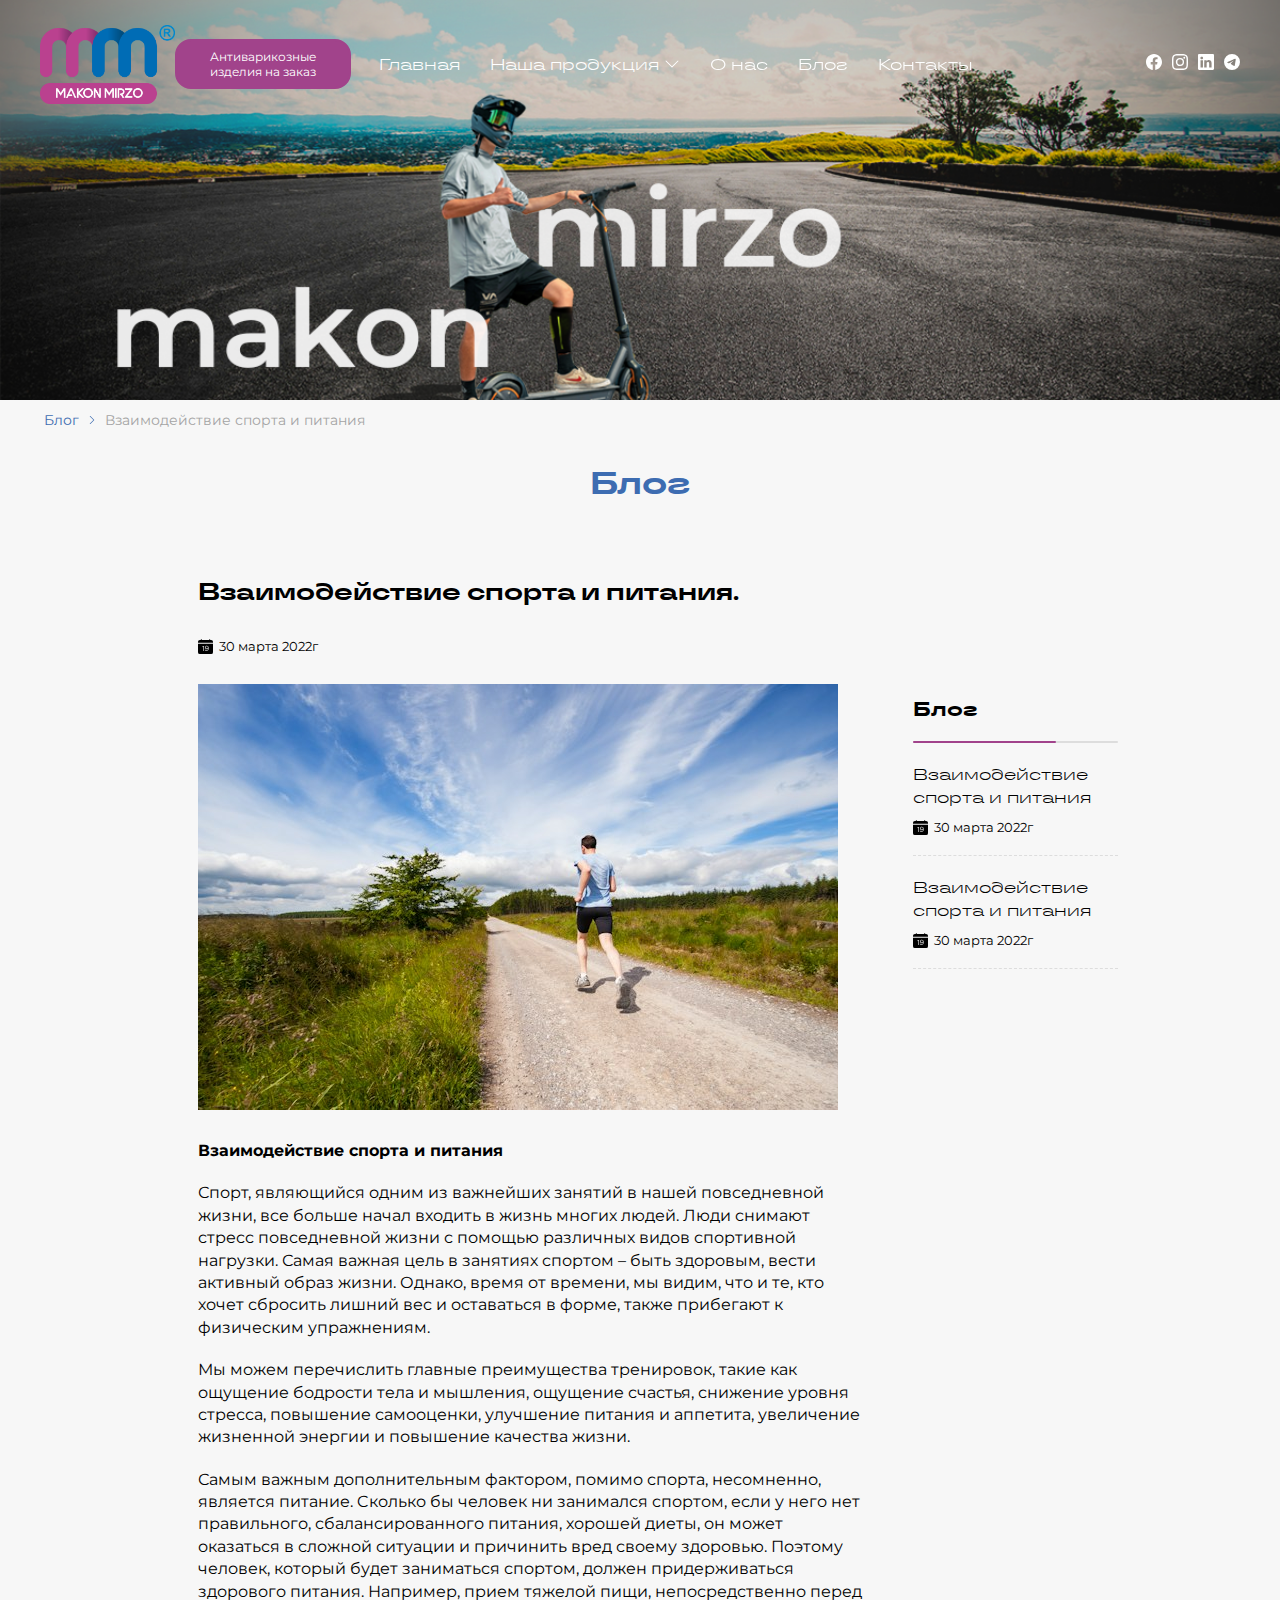
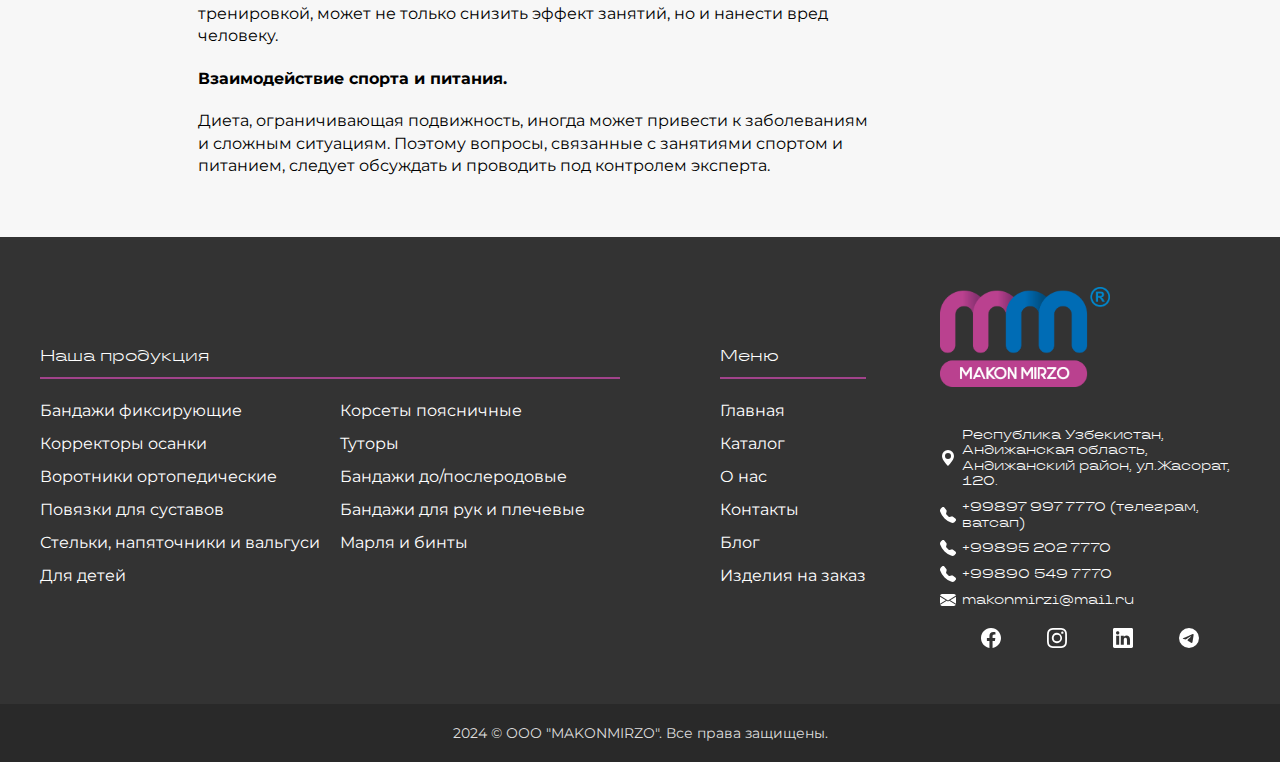
<file: blog-item.html>
<!DOCTYPE html>
<html lang="ru">
<head>
   <meta charset="UTF-8">
   <meta http-equiv="X-UA-Compatible" content="IE=edge">
   <meta name="viewport" content="width=device-width, initial-scale=1.0">
   <link rel="stylesheet" href="css/swiper-bundle.min.css">
   <link rel="stylesheet" href="css/style.css">
   <link rel="apple-touch-icon" sizes="180x180" href="apple-touch-icon.png">
   <link rel="icon" type="image/png" sizes="32x32" href="favicon-32x32.png">
   <link rel="icon" type="image/png" sizes="16x16" href="favicon-16x16.png">
   <link rel="shortcut icon" href="favicon.ico" type="image/x-icon">
   <meta name="msapplication-TileColor" content="#f7f7f7">
   <meta name="theme-color" content="#f7f7f7">
   <title>Продукция MaconMirzo</title>
</head>

<body>
   <div class="wrapper wrapper-catalog">
      <header class="header">
         <div class="header__body container">
            <div class="header__logo">
               <a href="index.html">
                  <img src="img/logo.png" alt="maconmirzo">
               </a>
               <button class="header__logo-button">Антиварикозные изделия на заказ</button>
            </div>
            <nav class="header__menu menu">
               <div class="menu__icon"><span></span></div>
               <div class="menu__body">
                  <ul class="menu__list">
                     <li><a href="index.html" class="menu__link active">Главная</a></li>
                     <li><a href="catalog.html" class="menu__link menu__link-with-submenu">Наша продукция
                           <svg xmlns="http://www.w3.org/2000/svg" xmlns:xlink="http://www.w3.org/1999/xlink"
                              id="arrow1">
                              <use xlink:href="sprite.svg#chevron-bottom"></use>
                           </svg>
                        </a>
                        <ul class="submenu" id="submenu1">
                           <div class="submenu__close-icon">
                              <svg xmlns="http://www.w3.org/2000/svg" xmlns:xlink="http://www.w3.org/1999/xlink">
                                 <use xlink:href="sprite.svg#close-icon"></use>
                              </svg>
                           </div>
                           <li>
                              <a href="products.html" class="submenu__link"><span>➔</span> Бандажи фиксирующие</a>
                              <img src="img/catalog-covers/1.png" alt="Ортопедические изделия">
                           </li>
                           <li>
                              <a href="products.html" class="submenu__link"><span>➔</span> Корсеты поясничные</a>
                              <img src="img/catalog-covers/2.png" alt="Антиварикозные изделия">
                           </li>
                           <li>
                              <a href="products.html" class="submenu__link"><span>➔</span> Корректоры осанки</a>
                              <img src="img/catalog-covers/3.png" alt="Липосакционные изделия">
                           </li>
                           <li><a href="products.html" class="submenu__link"><span>➔</span> Туторы</a>
                              <img src="img/catalog-covers/4.png" alt="Антиварикозные изделия">
                           </li>
                           <li><a href="products.html" class="submenu__link"><span>➔</span> Воротники ортопедические</a>
                              <img src="img/catalog-covers/5.png" alt="Антиварикозные изделия">
                           </li>
                           <li><a href="products.html" class="submenu__link"><span>➔</span> Бандажи до/послеродовые</a>
                              <img src="img/catalog-covers/6.png" alt="Антиварикозные изделия">
                           </li>
                           <li><a href="products.html" class="submenu__link"><span>➔</span> Повязки для суставов</a>
                              <img src="img/catalog-covers/7.png" alt="Антиварикозные изделия">
                           </li>
                           <li><a href="products.html" class="submenu__link"><span>➔</span> Бандажи для рук и плечевые</a>
                              <img src="img/catalog-covers/8.png" alt="Антиварикозные изделия">
                           </li>
                           <li><a href="products.html" class="submenu__link"><span>➔</span> Стельки, напяточники и вальгуси</a>
                              <img src="img/catalog-covers/9.png" alt="Антиварикозные изделия">
                           </li>
                           <li><a href="products.html" class="submenu__link"><span>➔</span> Марля и бинты</a>
                              <img src="img/catalog-covers/10.png" alt="Антиварикозные изделия">
                           </li>
                           <li><a href="products.html" class="submenu__link"><span>➔</span> Для детей</a>
                              <img src="img/catalog-covers/11.png" alt="Антиварикозные изделия">
                           </li>
                           <li><a href="catalog.html" class="submenu__link">перейти в каталог ➔</a>
                           </li>
                        </ul>
                     </li>
                     <li><a href="about.html" class="menu__link">О нас</a></li>
                     <li><a href="blog.html" class="menu__link">Блог</a></li>
                     <li><a href="contacts.html" class="menu__link">Контакты</a></li>
                  </ul>
               </div>
            </nav>
            <div class="header__links">
               <a href="" class="header__link">
                  <svg class="icon">
                     <use xlink:href="sprite.svg#facebook"></use>
                  </svg>
               </a>
               <a href="" class="header__link">
                  <svg class="icon">
                     <use xlink:href="sprite.svg#instagram"></use>
                  </svg>
               </a>
               <a href="" class="header__link">
                  <svg class="icon">
                     <use xlink:href="sprite.svg#linkedin"></use>
                  </svg>
               </a>
               <a href="" class="header__link">
                  <svg class="icon">
                     <use xlink:href="sprite.svg#telegram"></use>
                  </svg>
               </a>
            </div>
         </div>
      </header>
      <main>
         <section class="blog">
            <div class="catalog__cover">
               <img src="img/page-covers/blog.png" alt="cover">
            </div>

            <div class="blog__title title container">
               <h1> Блог</h1>
               <ul class="breadcrumbs">
                  <li><a href="">Блог</a></li>
                  <svg viewBox="0 0 16 16">
                     <use xlink:href="sprite.svg#chevron-right"></use>
                  </svg>
                  <li>Взаимодействие спорта и питания</li>
               </ul>
            </div>
            <div class="block-item container">
               <div class="block-item__content">
                  <div class="block-item__name">
                     <h2>Взаимодействие спорта и питания.</h2>
                  </div>
                  <div class="block-item__date">
                     <svg>
                        <use xlink:href="sprite.svg#calendar"></use>
                     </svg> 30 марта 2022г
                  </div>
                  <div class="block-item__image">
                     <img src="img/blog/blog-image1.jpg" alt="blog">
                  </div>
                  <div class="block-item__text">
                     <p><b>Взаимодействие спорта и питания</b></p>
                     <p>Спорт, являющийся одним из важнейших занятий в нашей повседневной жизни, все больше начал
                        входить в жизнь многих людей. Люди снимают стресс повседневной жизни с помощью различных видов
                        спортивной нагрузки. Самая важная цель в занятиях спортом – быть здоровым, вести активный образ
                        жизни. Однако, время от времени, мы видим, что и те, кто хочет сбросить лишний вес и оставаться
                        в форме, также прибегают к физическим упражнениям.</p>
                     <p>Мы можем перечислить главные преимущества тренировок, такие как ощущение бодрости тела и
                        мышления, ощущение счастья, снижение уровня стресса, повышение самооценки, улучшение питания и
                        аппетита, увеличение жизненной энергии и повышение качества жизни.</p>
                     <p>Самым важным дополнительным фактором, помимо спорта, несомненно, является питание. Cколько бы
                        человек ни занимался спортом, если у него нет правильного, сбалансированного питания, хорошей
                        диеты, он может оказаться в сложной ситуации и причинить вред своему здоровью. Поэтому человек,
                        который будет заниматься спортом, должен придерживаться здорового питания. Например, прием
                        тяжелой пищи, непосредственно перед тренировкой, может не только снизить эффект занятий, но и
                        нанести вред человеку.</p>
                     <p><b>Взаимодействие спорта и питания.</b></p>
                     <p>Диета, ограничивающая подвижность, иногда может привести к заболеваниям и сложным ситуациям.
                        Поэтому вопросы, связанные с занятиями спортом и питанием, следует обсуждать и проводить под
                        контролем эксперта.</p>
                  </div>
               </div>
               <aside class="block-item__aside aside">
                  <div class="aside__title">Блог</div>
                  <div class="aside__items">
                     <div class="aside__item">
                        <div class="aside__name"><a href="">Взаимодействие спорта и питания</a></div>
                        <div class="aside__date">
                           <svg>
                              <use xlink:href="sprite.svg#calendar"></use>
                           </svg> 30 марта 2022г
                        </div>
                     </div>
                     <div class="aside__item">
                        <div class="aside__name"><a href="">Взаимодействие спорта и питания</a></div>
                        <div class="aside__date">
                           <svg>
                              <use xlink:href="sprite.svg#calendar"></use>
                           </svg> 30 марта 2022г
                        </div>
                     </div>
                  </div>
               </aside>
            </div>
         </section>
      </main>
      <footer class="footer">
         <div class="footer-top__body container">
            <nav class="footer-menu">
               <div class="footer-menu__column">
                  <div class="footer-menu__title">Меню</div>
                  <ul class="footer-menu__list">
                     <li><a href="index.html" class="footer-menu__link">Главная</a></li>
                     <li><a href="catalog.html" class="footer-menu__link">Каталог</a></li>
                     <li><a href="about.html" class="footer-menu__link">О нас</a></li>
                     <li><a href="contacts.html" class="footer-menu__link">Контакты</a></li>
                     <li><a href="blog.html" class="footer-menu__link">Блог</a></li>
                     <li><a href="makonmirzo.uz" class="footer-menu__link">Изделия на заказ</a></li>
                  </ul>
               </div>
               <div class="footer-menu__column">
                  <div class="footer-menu__title">Наша продукция</div>
                  <ul class="footer-menu__list">
                     <li><a href="products.html" class="footer-menu__link">Бандажи фиксирующие</a></li>
                     <li><a href="products.html" class="footer-menu__link">Корсеты поясничные</a></li>
                     <li><a href="products.html" class="footer-menu__link">Корректоры осанки</a></li>
                     <li><a href="products.html" class="footer-menu__link">Туторы</a></li>
                     <li><a href="products.html" class="footer-menu__link">Воротники ортопедические</a></li>
                     <li><a href="products.html" class="footer-menu__link">Бандажи до/послеродовые</a></li>
                     <li><a href="products.html" class="footer-menu__link">Повязки для суставов</a></li>
                     <li><a href="products.html" class="footer-menu__link">Бандажи для рук и плечевые</a></li>
                     <li><a href="products.html" class="footer-menu__link">Стельки, напяточники и вальгуси</a></li>
                     <li><a href="products.html" class="footer-menu__link">Марля и бинты</a></li>
                     <li><a href="products.html" class="footer-menu__link">Для детей</a></li>
                  </ul>
               </div>
            </nav>
            <div class="footer-top__details">
               <div class="footer__logo">
                  <img src="img/logo.png" alt="maconmirzo">
               </div>

               <div class="footer__link-tel">
                  <a href="">
                     <svg>
                        <use xlink:href="sprite.svg#location"></use>
                     </svg>
                     Республика Узбекистан, Андижанская область, Андижанский район, ул.Жасорат, 120.</a>
                  <a href="">
                     <svg>
                        <use xlink:href="sprite.svg#telephone"></use>
                     </svg>
                     +99897 997 7770 (телеграм, ватсап)</a>
                  <a href="">
                     <svg>
                        <use xlink:href="sprite.svg#telephone"></use>
                     </svg>
                     +99895 202 7770</a>
                  <a href="">
                     <svg>
                        <use xlink:href="sprite.svg#telephone"></use>
                     </svg>
                     +99890 549 7770</a>
                  <a href="">
                     <svg>
                        <use xlink:href="sprite.svg#mail"></use>
                     </svg>
                     makonmirzi@mail.ru</a>
               </div>
               <div class="footer__social-links">
                  <a href="" class="header__link">
                     <svg class="icon">
                        <use xlink:href="sprite.svg#facebook"></use>
                     </svg>
                  </a>
                  <a href="" class="header__link">
                     <svg class="icon">
                        <use xlink:href="sprite.svg#instagram"></use>
                     </svg>
                  </a>
                  <a href="" class="header__link">
                     <svg class="icon">
                        <use xlink:href="sprite.svg#linkedin"></use>
                     </svg>
                  </a>
                  <a href="" class="header__link">
                     <svg class="icon">
                        <use xlink:href="sprite.svg#telegram"></use>
                     </svg>
                  </a>
               </div>
            </div>
         </div>
         <div class="footer-bottom">
            <div class="footer-bottom__body container">
               <p>2024 © ООО "MAKONMIRZO". Все права защищены.</p>
            </div>
         </div>
      </footer>
   </div>
   <script src="js/swiper-bundle.min.js"></script>
   <script src="js/app.js"></script>
</body>

</html>
</file>
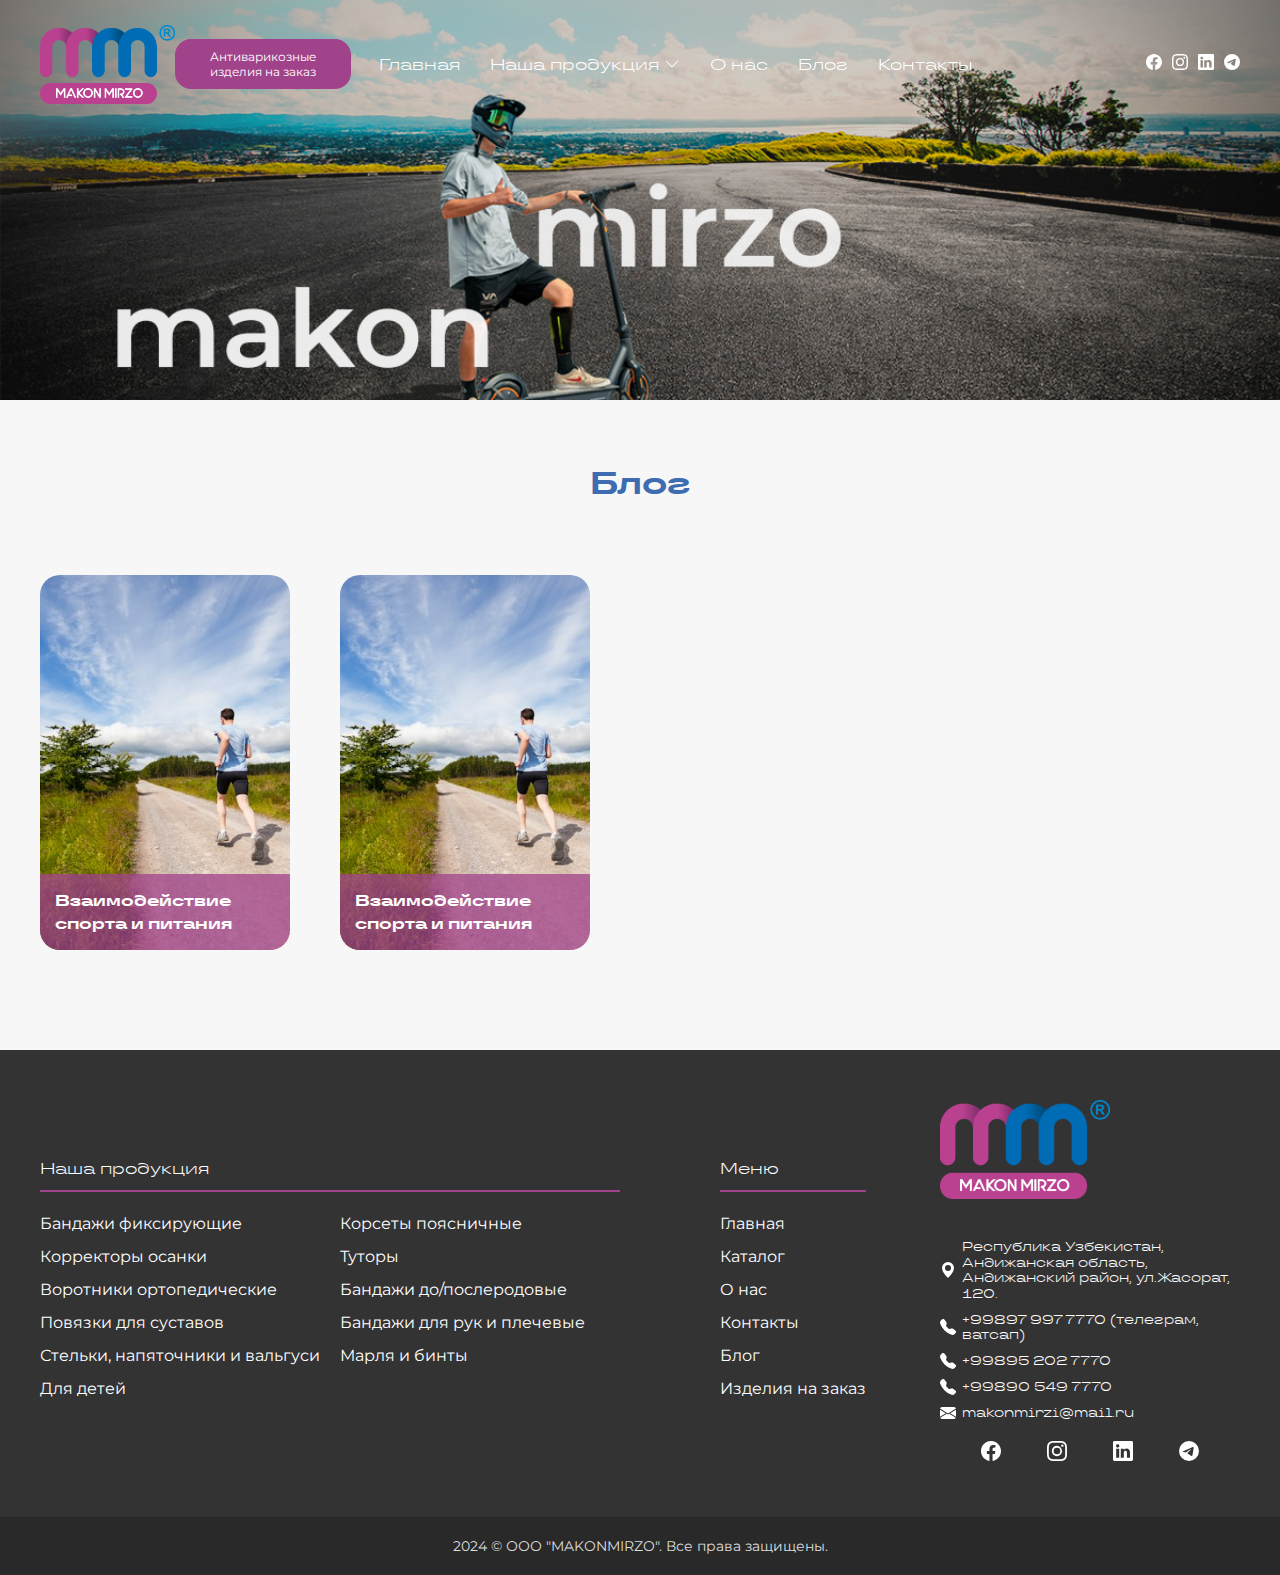
<file: blog.html>
<!DOCTYPE html>
<html lang="ru">
<head>
   <meta charset="UTF-8">
   <meta http-equiv="X-UA-Compatible" content="IE=edge">
   <meta name="viewport" content="width=device-width, initial-scale=1.0">
   <link rel="stylesheet" href="css/swiper-bundle.min.css">
   <link rel="stylesheet" href="css/style.css">
   <link rel="apple-touch-icon" sizes="180x180" href="apple-touch-icon.png">
   <link rel="icon" type="image/png" sizes="32x32" href="favicon-32x32.png">
   <link rel="icon" type="image/png" sizes="16x16" href="favicon-16x16.png">
   <link rel="shortcut icon" href="favicon.ico" type="image/x-icon">
   <meta name="msapplication-TileColor" content="#f7f7f7">
   <meta name="theme-color" content="#f7f7f7">
   <title>Блог</title>
</head>

<body>
   <div class="wrapper wrapper-catalog">
      <header class="header">
         <div class="header__body container">
            <div class="header__logo">
               <a href="index.html">
                  <img src="img/logo.png" alt="maconmirzo">
               </a>
               <button class="header__logo-button">Антиварикозные изделия на заказ</button>
            </div>
            <nav class="header__menu menu">
               <div class="menu__icon"><span></span></div>
               <div class="menu__body">
                  <ul class="menu__list">
                     <li><a href="index.html" class="menu__link active">Главная</a></li>
                     <li><a href="catalog.html" class="menu__link menu__link-with-submenu">Наша продукция
                           <svg xmlns="http://www.w3.org/2000/svg" xmlns:xlink="http://www.w3.org/1999/xlink"
                              id="arrow1">
                              <use xlink:href="sprite.svg#chevron-bottom"></use>
                           </svg>
                        </a>
                        <ul class="submenu" id="submenu1">
                           <div class="submenu__close-icon">
                              <svg xmlns="http://www.w3.org/2000/svg" xmlns:xlink="http://www.w3.org/1999/xlink">
                                 <use xlink:href="sprite.svg#close-icon"></use>
                              </svg>
                           </div>
                           <li>
                              <a href="products.html" class="submenu__link"><span>➔</span> Бандажи фиксирующие</a>
                              <img src="img/catalog-covers/1.png" alt="Ортопедические изделия">
                           </li>
                           <li>
                              <a href="products.html" class="submenu__link"><span>➔</span> Корсеты поясничные</a>
                              <img src="img/catalog-covers/2.png" alt="Антиварикозные изделия">
                           </li>
                           <li>
                              <a href="products.html" class="submenu__link"><span>➔</span> Корректоры осанки</a>
                              <img src="img/catalog-covers/3.png" alt="Липосакционные изделия">
                           </li>
                           <li><a href="products.html" class="submenu__link"><span>➔</span> Туторы</a>
                              <img src="img/catalog-covers/4.png" alt="Антиварикозные изделия">
                           </li>
                           <li><a href="products.html" class="submenu__link"><span>➔</span> Воротники ортопедические</a>
                              <img src="img/catalog-covers/5.png" alt="Антиварикозные изделия">
                           </li>
                           <li><a href="products.html" class="submenu__link"><span>➔</span> Бандажи до/послеродовые</a>
                              <img src="img/catalog-covers/6.png" alt="Антиварикозные изделия">
                           </li>
                           <li><a href="products.html" class="submenu__link"><span>➔</span> Повязки для суставов</a>
                              <img src="img/catalog-covers/7.png" alt="Антиварикозные изделия">
                           </li>
                           <li><a href="products.html" class="submenu__link"><span>➔</span> Бандажи для рук и плечевые</a>
                              <img src="img/catalog-covers/8.png" alt="Антиварикозные изделия">
                           </li>
                           <li><a href="products.html" class="submenu__link"><span>➔</span> Стельки, напяточники и вальгуси</a>
                              <img src="img/catalog-covers/9.png" alt="Антиварикозные изделия">
                           </li>
                           <li><a href="products.html" class="submenu__link"><span>➔</span> Марля и бинты</a>
                              <img src="img/catalog-covers/10.png" alt="Антиварикозные изделия">
                           </li>
                           <li><a href="products.html" class="submenu__link"><span>➔</span> Для детей</a>
                              <img src="img/catalog-covers/11.png" alt="Антиварикозные изделия">
                           </li>
                           <li><a href="catalog.html" class="submenu__link">перейти в каталог ➔</a>
                           </li>
                        </ul>
                     </li>
                     <li><a href="about.html" class="menu__link">О нас</a></li>
                     <li><a href="blog.html" class="menu__link">Блог</a></li>
                     <li><a href="contacts.html" class="menu__link">Контакты</a></li>
                  </ul>
               </div>
            </nav>
            <div class="header__links">
               <a href="" class="header__link">
                  <svg class="icon">
                     <use xlink:href="sprite.svg#facebook"></use>
                  </svg>
               </a>
               <a href="" class="header__link">
                  <svg class="icon">
                     <use xlink:href="sprite.svg#instagram"></use>
                  </svg>
               </a>
               <a href="" class="header__link">
                  <svg class="icon">
                     <use xlink:href="sprite.svg#linkedin"></use>
                  </svg>
               </a>
               <a href="" class="header__link">
                  <svg class="icon">
                     <use xlink:href="sprite.svg#telegram"></use>
                  </svg>
               </a>
            </div>
         </div>
      </header>
      <main>
         <section class="blog">
            <div class="catalog__cover">
               <img src="img/page-covers/blog.png" alt="cover">
            </div>


            <div class="blog__title title container">
               <h1> Блог</h1>
            </div>
            <div class="blog__items container">
               <div class="blog__item">
                  <div class="blog__image">
                     <img src="img/blog/blog-image1.jpg" alt="">
                  </div>
                  <div class="blog__link">
                     <a href="blog-item.html">Взаимодействие спорта и питания</a>
                  </div>
               </div>
               <div class="blog__item">
                  <div class="blog__image">
                     <img src="img/blog/blog-image1.jpg" alt="">
                  </div>
                  <div class="blog__link">
                     <a href="blog-item.html">Взаимодействие спорта и питания</a>
                  </div>
               </div>
            </div>
         </section>
      </main>
      <footer class="footer">
         <div class="footer-top__body container">
            <nav class="footer-menu">
               <div class="footer-menu__column">
                  <div class="footer-menu__title">Меню</div>
                  <ul class="footer-menu__list">
                     <li><a href="index.html" class="footer-menu__link">Главная</a></li>
                     <li><a href="catalog.html" class="footer-menu__link">Каталог</a></li>
                     <li><a href="about.html" class="footer-menu__link">О нас</a></li>
                     <li><a href="contacts.html" class="footer-menu__link">Контакты</a></li>
                     <li><a href="blog.html" class="footer-menu__link">Блог</a></li>
                     <li><a href="makonmirzo.uz" class="footer-menu__link">Изделия на заказ</a></li>
                  </ul>
               </div>
               <div class="footer-menu__column">
                  <div class="footer-menu__title">Наша продукция</div>
                  <ul class="footer-menu__list">
                     <li><a href="products.html" class="footer-menu__link">Бандажи фиксирующие</a></li>
                     <li><a href="products.html" class="footer-menu__link">Корсеты поясничные</a></li>
                     <li><a href="products.html" class="footer-menu__link">Корректоры осанки</a></li>
                     <li><a href="products.html" class="footer-menu__link">Туторы</a></li>
                     <li><a href="products.html" class="footer-menu__link">Воротники ортопедические</a></li>
                     <li><a href="products.html" class="footer-menu__link">Бандажи до/послеродовые</a></li>
                     <li><a href="products.html" class="footer-menu__link">Повязки для суставов</a></li>
                     <li><a href="products.html" class="footer-menu__link">Бандажи для рук и плечевые</a></li>
                     <li><a href="products.html" class="footer-menu__link">Стельки, напяточники и вальгуси</a></li>
                     <li><a href="products.html" class="footer-menu__link">Марля и бинты</a></li>
                     <li><a href="products.html" class="footer-menu__link">Для детей</a></li>
                  </ul>
               </div>
            </nav>
            <div class="footer-top__details">
               <div class="footer__logo">
                  <img src="img/logo.png" alt="maconmirzo">
               </div>

               <div class="footer__link-tel">
                  <a href="">
                     <svg>
                        <use xlink:href="sprite.svg#location"></use>
                     </svg>
                     Республика Узбекистан, Андижанская область, Андижанский район, ул.Жасорат, 120.</a>
                  <a href="">
                     <svg>
                        <use xlink:href="sprite.svg#telephone"></use>
                     </svg>
                     +99897 997 7770 (телеграм, ватсап)</a>
                  <a href="">
                     <svg>
                        <use xlink:href="sprite.svg#telephone"></use>
                     </svg>
                     +99895 202 7770</a>
                  <a href="">
                     <svg>
                        <use xlink:href="sprite.svg#telephone"></use>
                     </svg>
                     +99890 549 7770</a>
                  <a href="">
                     <svg>
                        <use xlink:href="sprite.svg#mail"></use>
                     </svg>
                     makonmirzi@mail.ru</a>
               </div>
               <div class="footer__social-links">
                  <a href="" class="header__link">
                     <svg class="icon">
                        <use xlink:href="sprite.svg#facebook"></use>
                     </svg>
                  </a>
                  <a href="" class="header__link">
                     <svg class="icon">
                        <use xlink:href="sprite.svg#instagram"></use>
                     </svg>
                  </a>
                  <a href="" class="header__link">
                     <svg class="icon">
                        <use xlink:href="sprite.svg#linkedin"></use>
                     </svg>
                  </a>
                  <a href="" class="header__link">
                     <svg class="icon">
                        <use xlink:href="sprite.svg#telegram"></use>
                     </svg>
                  </a>
               </div>
            </div>
         </div>
         <div class="footer-bottom">
            <div class="footer-bottom__body container">
               <p>2024 © ООО "MAKONMIRZO". Все права защищены.</p>
            </div>
         </div>
      </footer>
   </div>
   <script src="js/swiper-bundle.min.js"></script>
   <script src="js/app.js"></script>
</body>

</html>
</file>
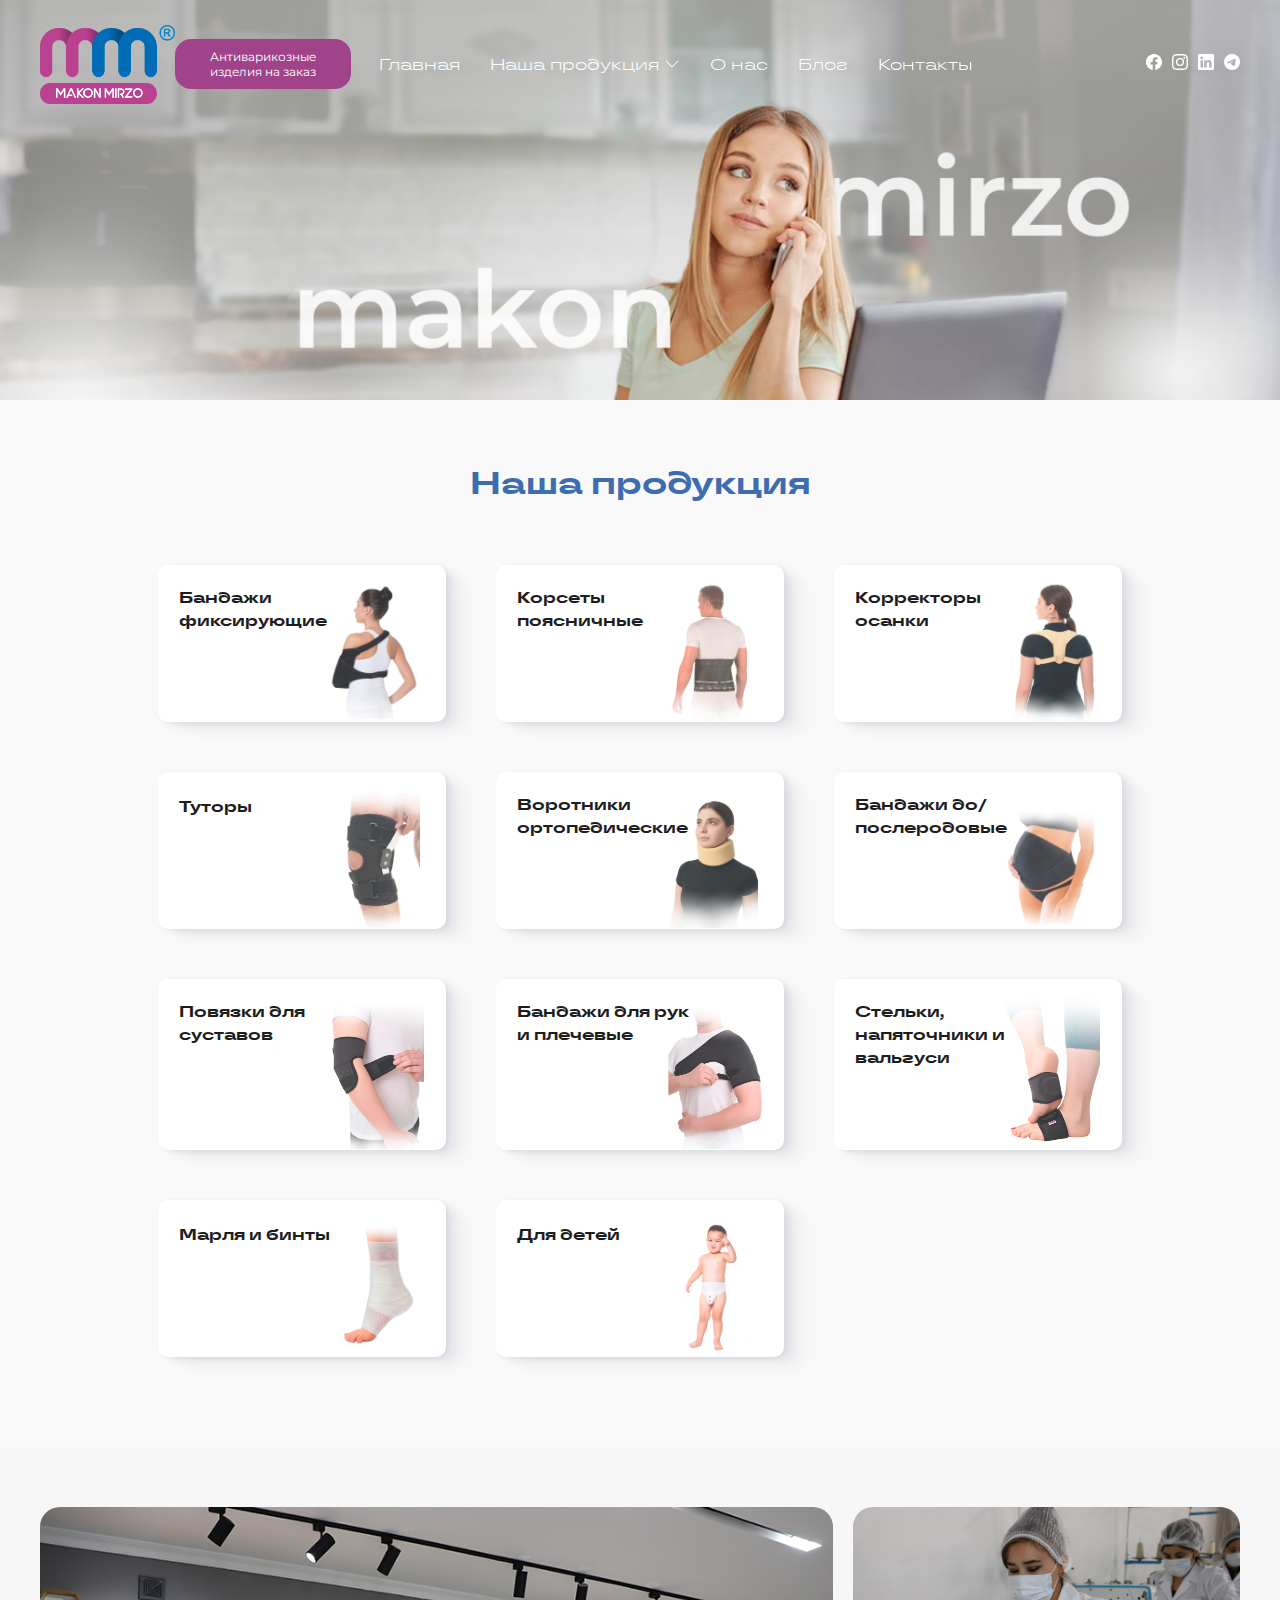
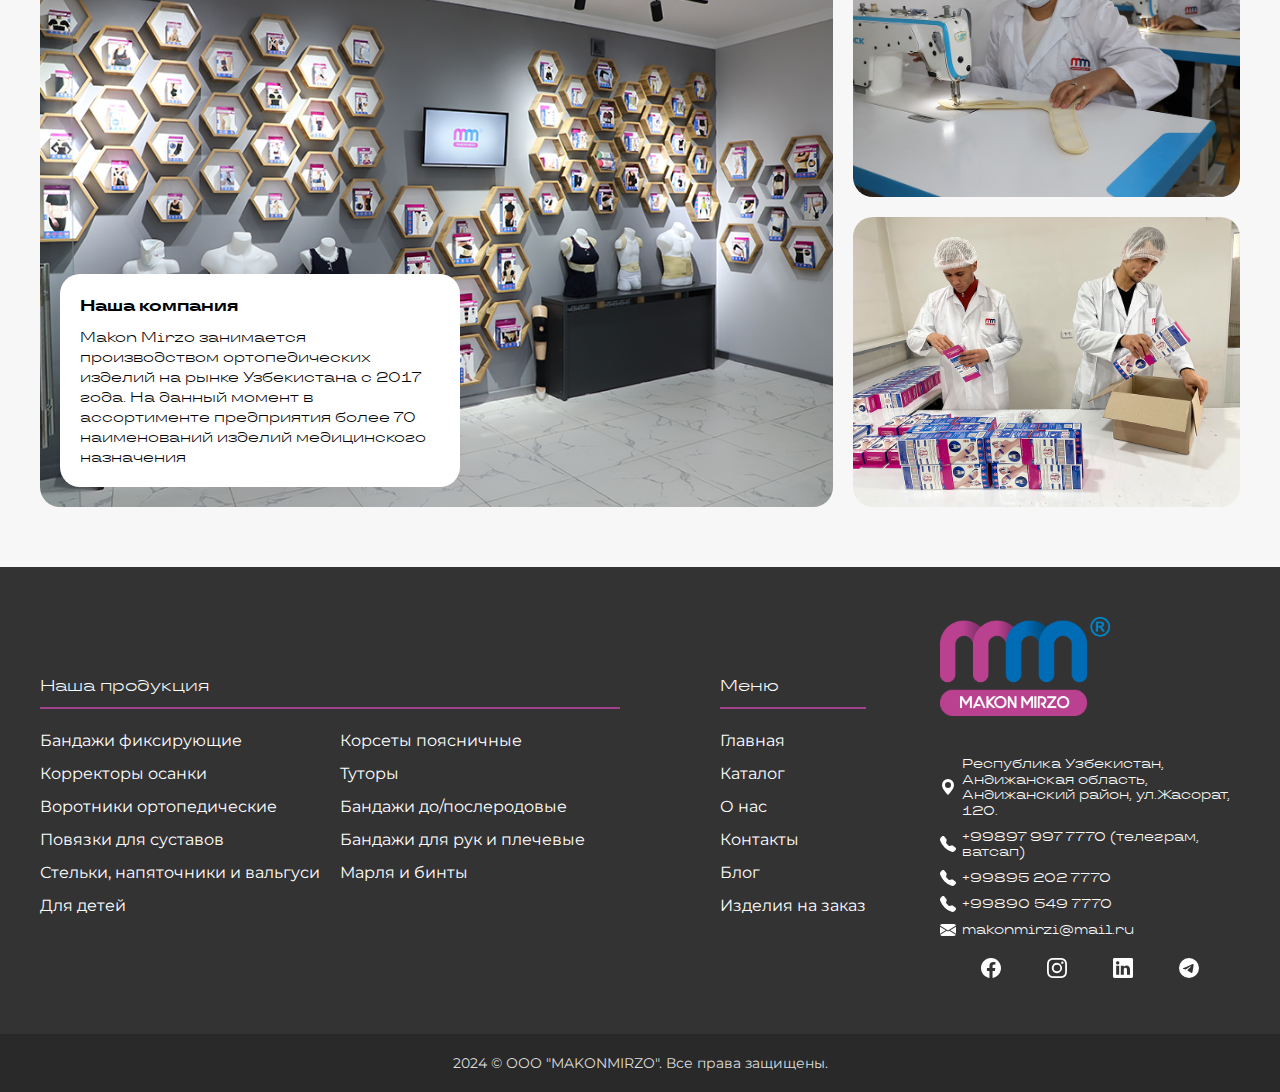
<file: catalog.html>
<!DOCTYPE html>
<html lang="ru">
<head>
   <meta charset="UTF-8">
   <meta http-equiv="X-UA-Compatible" content="IE=edge">
   <meta name="viewport" content="width=device-width, initial-scale=1.0">
   <link rel="stylesheet" href="css/swiper-bundle.min.css">
   <link rel="stylesheet" href="css/style.css">
   <link rel="apple-touch-icon" sizes="180x180" href="apple-touch-icon.png">
   <link rel="icon" type="image/png" sizes="32x32" href="favicon-32x32.png">
   <link rel="icon" type="image/png" sizes="16x16" href="favicon-16x16.png">
   <link rel="shortcut icon" href="favicon.ico" type="image/x-icon">
   <meta name="msapplication-TileColor" content="#f7f7f7">
   <meta name="theme-color" content="#f7f7f7">
   <title>Продукция MaconMirzo</title>
</head>

<body>
   <div class="wrapper wrapper-catalog">
      <header class="header">
         <div class="header__body container">
            <div class="header__logo">
               <a href="index.html">
                  <img src="img/logo.png" alt="maconmirzo">
               </a>
               <button class="header__logo-button">Антиварикозные изделия на заказ</button>
            </div>
            <nav class="header__menu menu">
               <div class="menu__icon"><span></span></div>
               <div class="menu__body">
                  <ul class="menu__list">
                     <li><a href="index.html" class="menu__link active">Главная</a></li>
                     <li><a href="catalog.html" class="menu__link menu__link-with-submenu">Наша продукция
                           <svg xmlns="http://www.w3.org/2000/svg" xmlns:xlink="http://www.w3.org/1999/xlink"
                              id="arrow1">
                              <use xlink:href="sprite.svg#chevron-bottom"></use>
                           </svg>
                        </a>
                        <ul class="submenu" id="submenu1">
                           <div class="submenu__close-icon">
                              <svg xmlns="http://www.w3.org/2000/svg" xmlns:xlink="http://www.w3.org/1999/xlink">
                                 <use xlink:href="sprite.svg#close-icon"></use>
                              </svg>
                           </div>
                           <li>
                              <a href="products.html" class="submenu__link"><span>➔</span> Бандажи фиксирующие</a>
                              <img src="img/catalog-covers/1.png" alt="Ортопедические изделия">
                           </li>
                           <li>
                              <a href="products.html" class="submenu__link"><span>➔</span> Корсеты поясничные</a>
                              <img src="img/catalog-covers/2.png" alt="Антиварикозные изделия">
                           </li>
                           <li>
                              <a href="products.html" class="submenu__link"><span>➔</span> Корректоры осанки</a>
                              <img src="img/catalog-covers/3.png" alt="Липосакционные изделия">
                           </li>
                           <li><a href="products.html" class="submenu__link"><span>➔</span> Туторы</a>
                              <img src="img/catalog-covers/4.png" alt="Антиварикозные изделия">
                           </li>
                           <li><a href="products.html" class="submenu__link"><span>➔</span> Воротники ортопедические</a>
                              <img src="img/catalog-covers/5.png" alt="Антиварикозные изделия">
                           </li>
                           <li><a href="products.html" class="submenu__link"><span>➔</span> Бандажи до/послеродовые</a>
                              <img src="img/catalog-covers/6.png" alt="Антиварикозные изделия">
                           </li>
                           <li><a href="products.html" class="submenu__link"><span>➔</span> Повязки для суставов</a>
                              <img src="img/catalog-covers/7.png" alt="Антиварикозные изделия">
                           </li>
                           <li><a href="products.html" class="submenu__link"><span>➔</span> Бандажи для рук и плечевые</a>
                              <img src="img/catalog-covers/8.png" alt="Антиварикозные изделия">
                           </li>
                           <li><a href="products.html" class="submenu__link"><span>➔</span> Стельки, напяточники и вальгуси</a>
                              <img src="img/catalog-covers/9.png" alt="Антиварикозные изделия">
                           </li>
                           <li><a href="products.html" class="submenu__link"><span>➔</span> Марля и бинты</a>
                              <img src="img/catalog-covers/10.png" alt="Антиварикозные изделия">
                           </li>
                           <li><a href="products.html" class="submenu__link"><span>➔</span> Для детей</a>
                              <img src="img/catalog-covers/11.png" alt="Антиварикозные изделия">
                           </li>
                           <li><a href="catalog.html" class="submenu__link">перейти в каталог ➔</a>
                           </li>
                        </ul>
                     </li>
                     <li><a href="about.html" class="menu__link">О нас</a></li>
                     <li><a href="blog.html" class="menu__link">Блог</a></li>
                     <li><a href="contacts.html" class="menu__link">Контакты</a></li>
                  </ul>
               </div>
            </nav>
            <div class="header__links">
               <a href="" class="header__link">
                  <svg class="icon">
                     <use xlink:href="sprite.svg#facebook"></use>
                  </svg>
               </a>
               <a href="" class="header__link">
                  <svg class="icon">
                     <use xlink:href="sprite.svg#instagram"></use>
                  </svg>
               </a>
               <a href="" class="header__link">
                  <svg class="icon">
                     <use xlink:href="sprite.svg#linkedin"></use>
                  </svg>
               </a>
               <a href="" class="header__link">
                  <svg class="icon">
                     <use xlink:href="sprite.svg#telegram"></use>
                  </svg>
               </a>
            </div>
         </div>
      </header>
      <main>
         <section class="catalog">
            <div class="catalog__cover">
               <img src="img/page-covers/catalog.png" alt="cover">
            </div>
            <div class="catalog__title title container">
               <h1> Наша продукция</h1>
            </div>
            <div class="catalog__body container">
               <div class="catalog__items">
                  <a href="products.html" class="catalog__item">
                     <h3 class="catalog__name">Бандажи фиксирующие</h3>
                     <img src="img/catalog-covers/1.png" alt="" class="catalog__image">
                  </a>
                  <a href="products.html" class="catalog__item">
                     <h3 class="catalog__name">Корсеты поясничные</h3>
                     <img src="img/catalog-covers/2.png" alt="" class="catalog__image">
                  </a>
                  <a href="products.html" class="catalog__item">
                     <h3 class="catalog__name">Корректоры осанки</h3>
                     <img src="img/catalog-covers/3.png" alt="" class="catalog__image">
                  </a>
                  <a href="products.html" class="catalog__item">
                     <h3 class="catalog__name">Туторы</h3>
                     <img src="img/catalog-covers/4.png" alt="" class="catalog__image">
                  </a>
                  <a href="products.html" class="catalog__item">
                     <h3 class="catalog__name">Воротники ортопедические</h3>
                     <img src="img/catalog-covers/5.png" alt="" class="catalog__image">
                  </a>
                  <a href="products.html" class="catalog__item">
                     <h3 class="catalog__name">Бандажи до/послеродовые</h3>
                     <img src="img/catalog-covers/6.png" alt="" class="catalog__image">
                  </a>
                  <a href="products.html" class="catalog__item">
                     <h3 class="catalog__name">Повязки для суставов</h3>
                     <img src="img/catalog-covers/7.png" alt="" class="catalog__image">
                  </a>
                  <a href="products.html" class="catalog__item">
                     <h3 class="catalog__name">Бандажи для рук и плечевые</h3>
                     <img src="img/catalog-covers/8.png" alt="" class="catalog__image">
                  </a>
                  <a href="" class="catalog__item">
                     <h3 class="catalog__name">Стельки, напяточники и вальгуси</h3>
                     <img src="img/catalog-covers/9.png" alt="" class="catalog__image">
                  </a>
                  <a href="products.html" class="catalog__item">
                     <h3 class="catalog__name">Марля и бинты</h3>
                     <img src="img/catalog-covers/10.png" alt="" class="catalog__image">
                  </a>
                  <a href="products.html" class="catalog__item">
                     <h3 class="catalog__name">Для детей</h3>
                     <img src="img/catalog-covers/11.png" alt="" class="catalog__image">
                  </a>
               </div>
            </div>
         </section>
         <section class="infoblock">
            <div class="infoblock__body container">
               <div class="infoblock__text">
                  <div class="infoblock__title">Наша компания</div>
                  <p>Makon Mirzo занимается производством ортопедических изделий на рынке
                     Узбекистана с 2017 года. На данный момент в
                     ассортименте предприятия более 70 наименований изделий медицинского
                     назначения</p>
               </div>
               <div class="infoblock__images">
                  <div class="infoblock__image infoblock__image1">
                     <img src="img/infoblock/img-2.png" alt="MaconMirzo">
                  </div>
                  <div class="infoblock__image infoblock__image2">
                     <img src="img/infoblock/img-1.png" alt="MaconMirzo">
                  </div>
                  <div class="infoblock__image infoblock__image3">
                     <img src="img/infoblock/img-3.png" alt="MaconMirzo">
                  </div>
               </div>
            </div>
         </section>
      </main>
      <footer class="footer">
         <div class="footer-top__body container">
            <nav class="footer-menu">
               <div class="footer-menu__column">
                  <div class="footer-menu__title">Меню</div>
                  <ul class="footer-menu__list">
                     <li><a href="index.html" class="footer-menu__link">Главная</a></li>
                     <li><a href="catalog.html" class="footer-menu__link">Каталог</a></li>
                     <li><a href="about.html" class="footer-menu__link">О нас</a></li>
                     <li><a href="contacts.html" class="footer-menu__link">Контакты</a></li>
                     <li><a href="blog.html" class="footer-menu__link">Блог</a></li>
                     <li><a href="makonmirzo.uz" class="footer-menu__link">Изделия на заказ</a></li>
                  </ul>
               </div>
               <div class="footer-menu__column">
                  <div class="footer-menu__title">Наша продукция</div>
                  <ul class="footer-menu__list">
                     <li><a href="products.html" class="footer-menu__link">Бандажи фиксирующие</a></li>
                     <li><a href="products.html" class="footer-menu__link">Корсеты поясничные</a></li>
                     <li><a href="products.html" class="footer-menu__link">Корректоры осанки</a></li>
                     <li><a href="products.html" class="footer-menu__link">Туторы</a></li>
                     <li><a href="products.html" class="footer-menu__link">Воротники ортопедические</a></li>
                     <li><a href="products.html" class="footer-menu__link">Бандажи до/послеродовые</a></li>
                     <li><a href="products.html" class="footer-menu__link">Повязки для суставов</a></li>
                     <li><a href="products.html" class="footer-menu__link">Бандажи для рук и плечевые</a></li>
                     <li><a href="products.html" class="footer-menu__link">Стельки, напяточники и вальгуси</a></li>
                     <li><a href="products.html" class="footer-menu__link">Марля и бинты</a></li>
                     <li><a href="products.html" class="footer-menu__link">Для детей</a></li>
                  </ul>
               </div>
            </nav>
            <div class="footer-top__details">
               <div class="footer__logo">
                  <img src="img/logo.png" alt="maconmirzo">
               </div>

               <div class="footer__link-tel">
                  <a href="">
                     <svg>
                        <use xlink:href="sprite.svg#location"></use>
                     </svg>
                     Республика Узбекистан, Андижанская область, Андижанский район, ул.Жасорат, 120.</a>
                  <a href="">
                     <svg>
                        <use xlink:href="sprite.svg#telephone"></use>
                     </svg>
                     +99897 997 7770 (телеграм, ватсап)</a>
                  <a href="">
                     <svg>
                        <use xlink:href="sprite.svg#telephone"></use>
                     </svg>
                     +99895 202 7770</a>
                  <a href="">
                     <svg>
                        <use xlink:href="sprite.svg#telephone"></use>
                     </svg>
                     +99890 549 7770</a>
                  <a href="">
                     <svg>
                        <use xlink:href="sprite.svg#mail"></use>
                     </svg>
                     makonmirzi@mail.ru</a>
               </div>
               <div class="footer__social-links">
                  <a href="" class="header__link">
                     <svg class="icon">
                        <use xlink:href="sprite.svg#facebook"></use>
                     </svg>
                  </a>
                  <a href="" class="header__link">
                     <svg class="icon">
                        <use xlink:href="sprite.svg#instagram"></use>
                     </svg>
                  </a>
                  <a href="" class="header__link">
                     <svg class="icon">
                        <use xlink:href="sprite.svg#linkedin"></use>
                     </svg>
                  </a>
                  <a href="" class="header__link">
                     <svg class="icon">
                        <use xlink:href="sprite.svg#telegram"></use>
                     </svg>
                  </a>
               </div>
            </div>
         </div>
         <div class="footer-bottom">
            <div class="footer-bottom__body container">
               <p>2024 © ООО "MAKONMIRZO". Все права защищены.</p>
            </div>
         </div>
      </footer>
   </div>
   <script src="js/swiper-bundle.min.js"></script>
   <script src="js/app.js"></script>
</body>

</html>
</file>
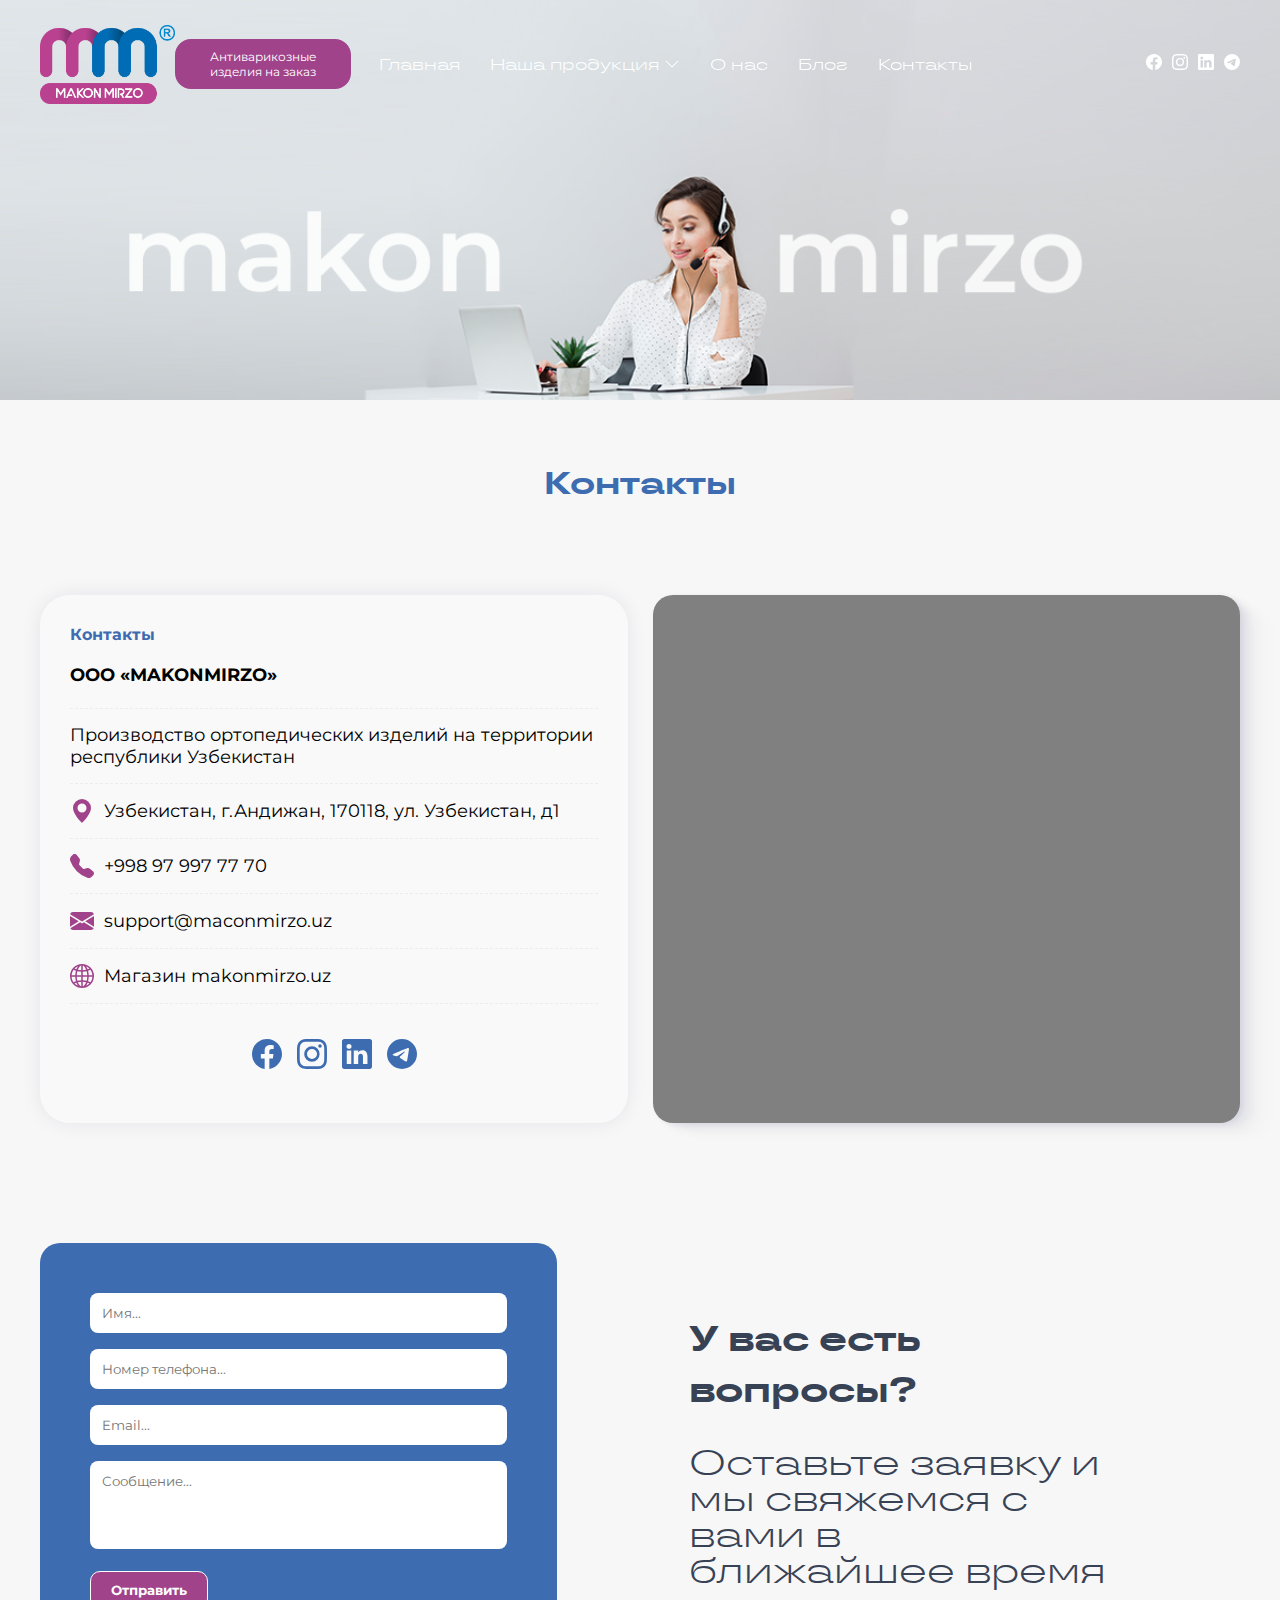
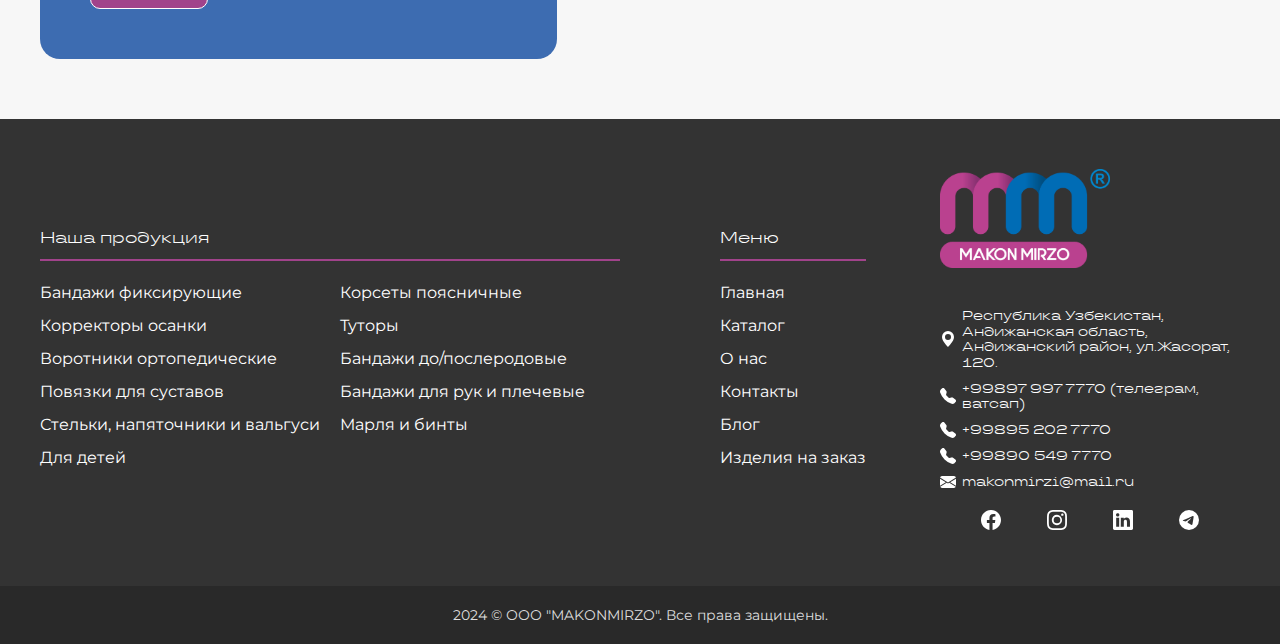
<file: contacts.html>
<!DOCTYPE html>
<html lang="ru">
<head>
   <meta charset="UTF-8">
   <meta http-equiv="X-UA-Compatible" content="IE=edge">
   <meta name="viewport" content="width=device-width, initial-scale=1.0">
   <link rel="stylesheet" href="css/swiper-bundle.min.css">
   <link rel="stylesheet" href="css/style.css">
   <link rel="apple-touch-icon" sizes="180x180" href="apple-touch-icon.png">
   <link rel="icon" type="image/png" sizes="32x32" href="favicon-32x32.png">
   <link rel="icon" type="image/png" sizes="16x16" href="favicon-16x16.png">
   <link rel="shortcut icon" href="favicon.ico" type="image/x-icon">
   <meta name="msapplication-TileColor" content="#f7f7f7">
   <meta name="theme-color" content="#f7f7f7">
   <title>Продукция MaconMirzo</title>
</head>

<body>
   <div class="wrapper wrapper-catalog">
      <header class="header">
         <div class="header__body container">
            <div class="header__logo">
               <a href="index.html">
                  <img src="img/logo.png" alt="maconmirzo">
               </a>
               <button class="header__logo-button">Антиварикозные изделия на заказ</button>
            </div>
            <nav class="header__menu menu">
               <div class="menu__icon"><span></span></div>
               <div class="menu__body">
                  <ul class="menu__list">
                     <li><a href="index.html" class="menu__link active">Главная</a></li>
                     <li><a href="catalog.html" class="menu__link menu__link-with-submenu">Наша продукция
                           <svg xmlns="http://www.w3.org/2000/svg" xmlns:xlink="http://www.w3.org/1999/xlink"
                              id="arrow1">
                              <use xlink:href="sprite.svg#chevron-bottom"></use>
                           </svg>
                        </a>
                        <ul class="submenu" id="submenu1">
                           <div class="submenu__close-icon">
                              <svg xmlns="http://www.w3.org/2000/svg" xmlns:xlink="http://www.w3.org/1999/xlink">
                                 <use xlink:href="sprite.svg#close-icon"></use>
                              </svg>
                           </div>
                           <li>
                              <a href="products.html" class="submenu__link"><span>➔</span> Бандажи фиксирующие</a>
                              <img src="img/catalog-covers/1.png" alt="Ортопедические изделия">
                           </li>
                           <li>
                              <a href="products.html" class="submenu__link"><span>➔</span> Корсеты поясничные</a>
                              <img src="img/catalog-covers/2.png" alt="Антиварикозные изделия">
                           </li>
                           <li>
                              <a href="products.html" class="submenu__link"><span>➔</span> Корректоры осанки</a>
                              <img src="img/catalog-covers/3.png" alt="Липосакционные изделия">
                           </li>
                           <li><a href="products.html" class="submenu__link"><span>➔</span> Туторы</a>
                              <img src="img/catalog-covers/4.png" alt="Антиварикозные изделия">
                           </li>
                           <li><a href="products.html" class="submenu__link"><span>➔</span> Воротники ортопедические</a>
                              <img src="img/catalog-covers/5.png" alt="Антиварикозные изделия">
                           </li>
                           <li><a href="products.html" class="submenu__link"><span>➔</span> Бандажи до/послеродовые</a>
                              <img src="img/catalog-covers/6.png" alt="Антиварикозные изделия">
                           </li>
                           <li><a href="products.html" class="submenu__link"><span>➔</span> Повязки для суставов</a>
                              <img src="img/catalog-covers/7.png" alt="Антиварикозные изделия">
                           </li>
                           <li><a href="products.html" class="submenu__link"><span>➔</span> Бандажи для рук и плечевые</a>
                              <img src="img/catalog-covers/8.png" alt="Антиварикозные изделия">
                           </li>
                           <li><a href="products.html" class="submenu__link"><span>➔</span> Стельки, напяточники и вальгуси</a>
                              <img src="img/catalog-covers/9.png" alt="Антиварикозные изделия">
                           </li>
                           <li><a href="products.html" class="submenu__link"><span>➔</span> Марля и бинты</a>
                              <img src="img/catalog-covers/10.png" alt="Антиварикозные изделия">
                           </li>
                           <li><a href="products.html" class="submenu__link"><span>➔</span> Для детей</a>
                              <img src="img/catalog-covers/11.png" alt="Антиварикозные изделия">
                           </li>
                           <li><a href="catalog.html" class="submenu__link">перейти в каталог ➔</a>
                           </li>
                        </ul>
                     </li>
                     <li><a href="about.html" class="menu__link">О нас</a></li>
                     <li><a href="blog.html" class="menu__link">Блог</a></li>
                     <li><a href="contacts.html" class="menu__link">Контакты</a></li>
                  </ul>
               </div>
            </nav>
            <div class="header__links">
               <a href="" class="header__link">
                  <svg class="icon">
                     <use xlink:href="sprite.svg#facebook"></use>
                  </svg>
               </a>
               <a href="" class="header__link">
                  <svg class="icon">
                     <use xlink:href="sprite.svg#instagram"></use>
                  </svg>
               </a>
               <a href="" class="header__link">
                  <svg class="icon">
                     <use xlink:href="sprite.svg#linkedin"></use>
                  </svg>
               </a>
               <a href="" class="header__link">
                  <svg class="icon">
                     <use xlink:href="sprite.svg#telegram"></use>
                  </svg>
               </a>
            </div>
         </div>
      </header>
      <main>
         <section class="blog">
            <div class="catalog__cover">
               <img src="img/page-covers/contacts.png" alt="cover">
            </div>

            <div class="blog__title title container">
               <h1> Контакты</h1>
            </div>
            <div class="contacts-page__body container">
               <div class="contacts-page__info">
                  <div class="contacts-page__address">
                     <div class="contacts-page__title">
                        <h4>Контакты</h4>
                     </div>
                     <p><span>ООО «MAKONMIRZO»</span></p>
                     <p>Производство ортопедических изделий на территории республики Узбекистан</p>
                     <p>
                        <svg>
                           <use xlink:href="sprite.svg#location"></use>
                        </svg>
                        <a href="https://www.google.com/maps/place/Makon+Mirzo/@40.7522537,72.4175303,17z/data=!4m14!1m7!3m6!1s0x38bceda07f06ec63:0xc94c8b97215e8473!2sMakon+Mirzo!8m2!3d40.752274!4d72.4177342!16s%2Fg%2F11sfrx481w!3m5!1s0x38bceda07f06ec63:0xc94c8b97215e8473!8m2!3d40.752274!4d72.4177342!16s%2Fg%2F11sfrx481w?entry=ttu"
                           target="_blank">
                           Узбекистан, г.Андижан, 170118, ул. Узбекистан, д1</a>
                     </p>
                     <p><svg>
                           <use xlink:href="sprite.svg#telephone"></use>
                        </svg>
                        <a href="tel:+998979977770">+998 97 997 77 70</a>
                     </p>
                     <p>
                        <svg>
                           <use xlink:href="sprite.svg#mail"></use>
                        </svg>
                        <a href="">support@maconmirzo.uz</a>
                     </p>
                     <p>
                        <svg>
                           <use xlink:href="sprite.svg#globus"></use>
                        </svg>
                        <a href="https://makonmirzo.uz">Магазин makonmirzo.uz</a>
                     </p>
                     <div class="contacts-page__socials">
                        <a href="" class="contacts-page__link">
                           <svg class="icon">
                              <use xlink:href="sprite.svg#facebook"></use>
                           </svg>
                        </a>
                        <a href="" class="contacts-page__link">
                           <svg class="icon">
                              <use xlink:href="sprite.svg#instagram"></use>
                           </svg>
                        </a>
                        <a href="" class="contacts-page__link">
                           <svg class="icon">
                              <use xlink:href="sprite.svg#linkedin"></use>
                           </svg>
                        </a>
                        <a href="" class="contacts-page__link">
                           <svg class="icon">
                              <use xlink:href="sprite.svg#telegram"></use>
                           </svg>
                        </a>
                     </div>
                  </div>
               </div>
               <div class="contacts-page__map">
                  <iframe
                     src="https://www.google.com/maps/embed?pb=!1m18!1m12!1m3!1d3022.443102545927!2d72.41515927516913!3d40.752278035150205!2m3!1f0!2f0!3f0!3m2!1i1024!2i768!4f13.1!3m3!1m2!1s0x38bceda07f06ec63%3A0xc94c8b97215e8473!2sMakon%20Mirzo!5e0!3m2!1sru!2s!4v1707505007377!5m2!1sru!2s"
                     width="600" height="450" style="border:0;" allowfullscreen="" loading="lazy"
                     referrerpolicy="no-referrer-when-downgrade"></iframe>
                  <div class="contacts-page__map-links">

                  </div>
               </div>
            </div>
            <div class="contacts-message">
               <div class="contacts-message__body container">
                  <div class="contacts-message__text">
                     <p>У вас есть вопросы?</p>
                     <p>Оставьте заявку и мы свяжемся с вами в ближайшее время</p>
                  </div>
                  <div class="form-callback">
                     <form action="" method="post">
                        <input type="text" id="fullName" name="name" placeholder="Имя..." required="">

                        <input type="tel" id="phoneNumber" name="phone" placeholder="Номер телефона..." required="">

                        <input type="email" id="email" name="email" placeholder="Email..." required="">

                        <textarea id="message" name="message" rows="4" placeholder="Сообщение..."
                           required=""></textarea>

                        <button type="submit">Отправить</button>
                     </form>
                  </div>
               </div>
            </div>
         </section>
      </main>
      <footer class="footer">
         <div class="footer-top__body container">
            <nav class="footer-menu">
               <div class="footer-menu__column">
                  <div class="footer-menu__title">Меню</div>
                  <ul class="footer-menu__list">
                     <li><a href="index.html" class="footer-menu__link">Главная</a></li>
                     <li><a href="catalog.html" class="footer-menu__link">Каталог</a></li>
                     <li><a href="about.html" class="footer-menu__link">О нас</a></li>
                     <li><a href="contacts.html" class="footer-menu__link">Контакты</a></li>
                     <li><a href="blog.html" class="footer-menu__link">Блог</a></li>
                     <li><a href="makonmirzo.uz" class="footer-menu__link">Изделия на заказ</a></li>
                  </ul>
               </div>
               <div class="footer-menu__column">
                  <div class="footer-menu__title">Наша продукция</div>
                  <ul class="footer-menu__list">
                     <li><a href="products.html" class="footer-menu__link">Бандажи фиксирующие</a></li>
                     <li><a href="products.html" class="footer-menu__link">Корсеты поясничные</a></li>
                     <li><a href="products.html" class="footer-menu__link">Корректоры осанки</a></li>
                     <li><a href="products.html" class="footer-menu__link">Туторы</a></li>
                     <li><a href="products.html" class="footer-menu__link">Воротники ортопедические</a></li>
                     <li><a href="products.html" class="footer-menu__link">Бандажи до/послеродовые</a></li>
                     <li><a href="products.html" class="footer-menu__link">Повязки для суставов</a></li>
                     <li><a href="products.html" class="footer-menu__link">Бандажи для рук и плечевые</a></li>
                     <li><a href="products.html" class="footer-menu__link">Стельки, напяточники и вальгуси</a></li>
                     <li><a href="products.html" class="footer-menu__link">Марля и бинты</a></li>
                     <li><a href="products.html" class="footer-menu__link">Для детей</a></li>
                  </ul>
               </div>
            </nav>
            <div class="footer-top__details">
               <div class="footer__logo">
                  <img src="img/logo.png" alt="maconmirzo">
               </div>

               <div class="footer__link-tel">
                  <a href="">
                     <svg>
                        <use xlink:href="sprite.svg#location"></use>
                     </svg>
                     Республика Узбекистан, Андижанская область, Андижанский район, ул.Жасорат, 120.</a>
                  <a href="">
                     <svg>
                        <use xlink:href="sprite.svg#telephone"></use>
                     </svg>
                     +99897 997 7770 (телеграм, ватсап)</a>
                  <a href="">
                     <svg>
                        <use xlink:href="sprite.svg#telephone"></use>
                     </svg>
                     +99895 202 7770</a>
                  <a href="">
                     <svg>
                        <use xlink:href="sprite.svg#telephone"></use>
                     </svg>
                     +99890 549 7770</a>
                  <a href="">
                     <svg>
                        <use xlink:href="sprite.svg#mail"></use>
                     </svg>
                     makonmirzi@mail.ru</a>
               </div>
               <div class="footer__social-links">
                  <a href="" class="header__link">
                     <svg class="icon">
                        <use xlink:href="sprite.svg#facebook"></use>
                     </svg>
                  </a>
                  <a href="" class="header__link">
                     <svg class="icon">
                        <use xlink:href="sprite.svg#instagram"></use>
                     </svg>
                  </a>
                  <a href="" class="header__link">
                     <svg class="icon">
                        <use xlink:href="sprite.svg#linkedin"></use>
                     </svg>
                  </a>
                  <a href="" class="header__link">
                     <svg class="icon">
                        <use xlink:href="sprite.svg#telegram"></use>
                     </svg>
                  </a>
               </div>
            </div>
         </div>
         <div class="footer-bottom">
            <div class="footer-bottom__body container">
               <p>2024 © ООО "MAKONMIRZO". Все права защищены.</p>
            </div>
         </div>
      </footer>
   </div>
   <script src="js/swiper-bundle.min.js"></script>
   <script src="js/app.js"></script>
</body>

</html>
</file>
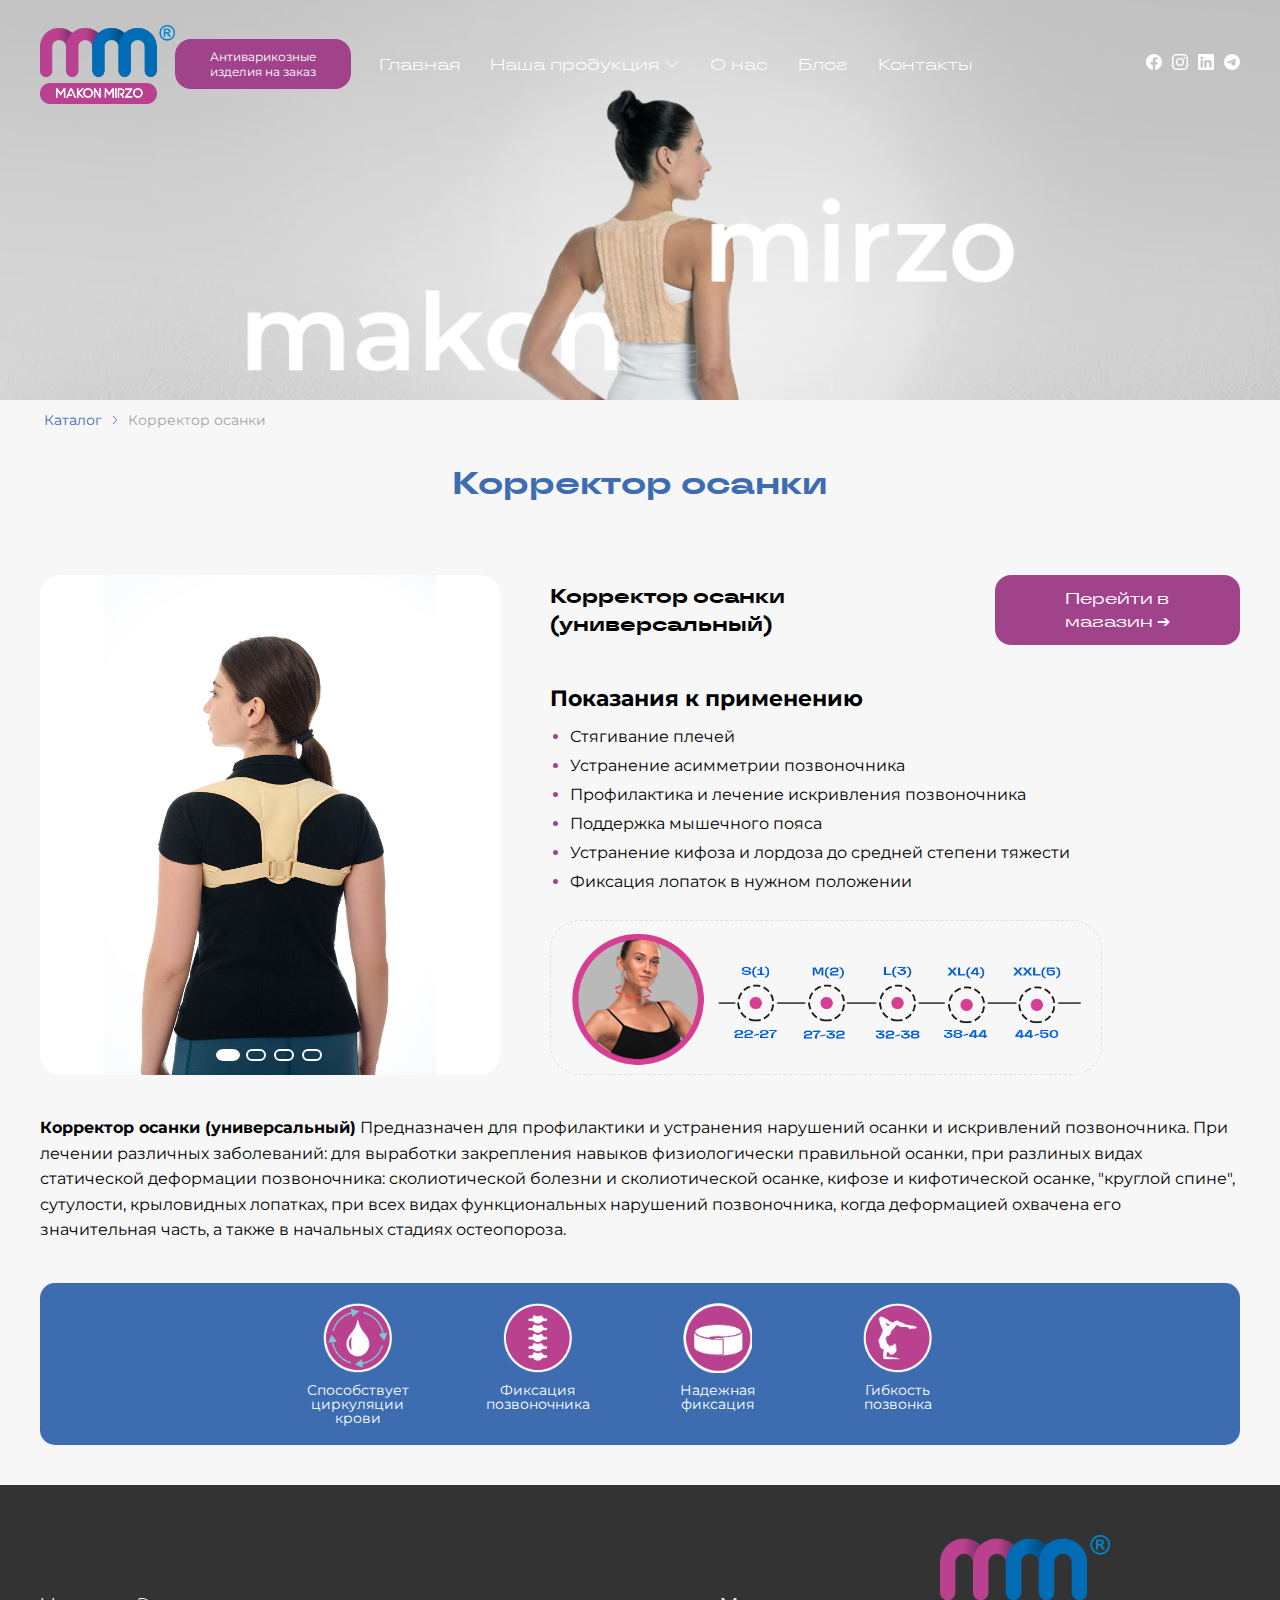
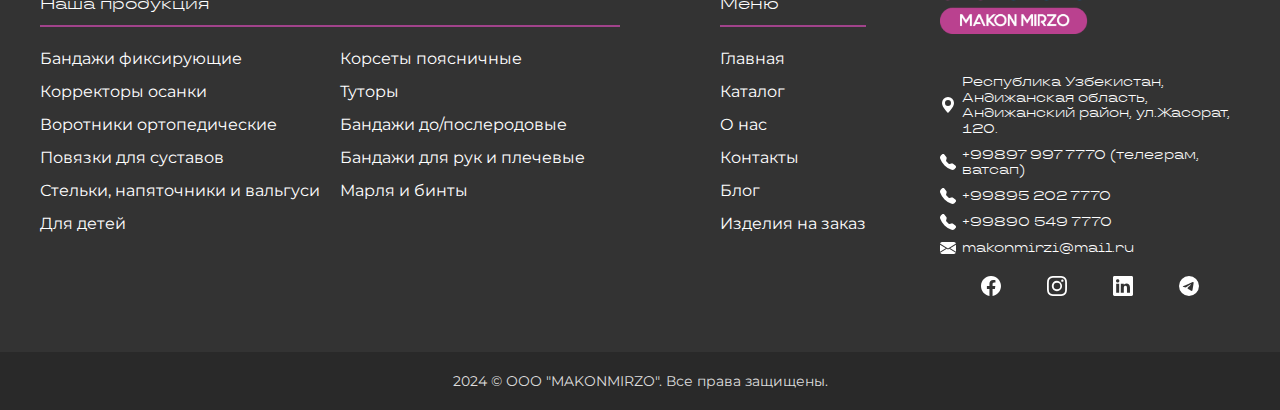
<file: product.html>
<!DOCTYPE html>
<html lang="ru">
<head>
   <meta charset="UTF-8">
   <meta http-equiv="X-UA-Compatible" content="IE=edge">
   <meta name="viewport" content="width=device-width, initial-scale=1.0">
   <link rel="stylesheet" href="css/swiper-bundle.min.css">
   <link rel="stylesheet" href="css/style.css">
   <link rel="apple-touch-icon" sizes="180x180" href="apple-touch-icon.png">
   <link rel="icon" type="image/png" sizes="32x32" href="favicon-32x32.png">
   <link rel="icon" type="image/png" sizes="16x16" href="favicon-16x16.png">
   <link rel="shortcut icon" href="favicon.ico" type="image/x-icon">
   <meta name="msapplication-TileColor" content="#f7f7f7">
   <meta name="theme-color" content="#f7f7f7">
   <title>Продукция MaconMirzo</title>
</head>

<body>
   <div class="wrapper wrapper-catalog">
      <header class="header">
         <div class="header__body container">
            <div class="header__logo">
               <a href="index.html">
                  <img src="img/logo.png" alt="maconmirzo">
               </a>
               <button class="header__logo-button">Антиварикозные изделия на заказ</button>
            </div>
            <nav class="header__menu menu">
               <div class="menu__icon"><span></span></div>
               <div class="menu__body">
                  <ul class="menu__list">
                     <li><a href="index.html" class="menu__link active">Главная</a></li>
                     <li><a href="catalog.html" class="menu__link menu__link-with-submenu">Наша продукция
                           <svg xmlns="http://www.w3.org/2000/svg" xmlns:xlink="http://www.w3.org/1999/xlink"
                              id="arrow1">
                              <use xlink:href="sprite.svg#chevron-bottom"></use>
                           </svg>
                        </a>
                        <ul class="submenu" id="submenu1">
                           <div class="submenu__close-icon">
                              <svg xmlns="http://www.w3.org/2000/svg" xmlns:xlink="http://www.w3.org/1999/xlink">
                                 <use xlink:href="sprite.svg#close-icon"></use>
                              </svg>
                           </div>
                           <li>
                              <a href="products.html" class="submenu__link"><span>➔</span> Бандажи фиксирующие</a>
                              <img src="img/catalog-covers/1.png" alt="Ортопедические изделия">
                           </li>
                           <li>
                              <a href="products.html" class="submenu__link"><span>➔</span> Корсеты поясничные</a>
                              <img src="img/catalog-covers/2.png" alt="Антиварикозные изделия">
                           </li>
                           <li>
                              <a href="products.html" class="submenu__link"><span>➔</span> Корректоры осанки</a>
                              <img src="img/catalog-covers/3.png" alt="Липосакционные изделия">
                           </li>
                           <li><a href="products.html" class="submenu__link"><span>➔</span> Туторы</a>
                              <img src="img/catalog-covers/4.png" alt="Антиварикозные изделия">
                           </li>
                           <li><a href="products.html" class="submenu__link"><span>➔</span> Воротники ортопедические</a>
                              <img src="img/catalog-covers/5.png" alt="Антиварикозные изделия">
                           </li>
                           <li><a href="products.html" class="submenu__link"><span>➔</span> Бандажи до/послеродовые</a>
                              <img src="img/catalog-covers/6.png" alt="Антиварикозные изделия">
                           </li>
                           <li><a href="products.html" class="submenu__link"><span>➔</span> Повязки для суставов</a>
                              <img src="img/catalog-covers/7.png" alt="Антиварикозные изделия">
                           </li>
                           <li><a href="products.html" class="submenu__link"><span>➔</span> Бандажи для рук и плечевые</a>
                              <img src="img/catalog-covers/8.png" alt="Антиварикозные изделия">
                           </li>
                           <li><a href="products.html" class="submenu__link"><span>➔</span> Стельки, напяточники и вальгуси</a>
                              <img src="img/catalog-covers/9.png" alt="Антиварикозные изделия">
                           </li>
                           <li><a href="products.html" class="submenu__link"><span>➔</span> Марля и бинты</a>
                              <img src="img/catalog-covers/10.png" alt="Антиварикозные изделия">
                           </li>
                           <li><a href="products.html" class="submenu__link"><span>➔</span> Для детей</a>
                              <img src="img/catalog-covers/11.png" alt="Антиварикозные изделия">
                           </li>
                           <li><a href="catalog.html" class="submenu__link">перейти в каталог ➔</a>
                           </li>
                        </ul>
                     </li>
                     <li><a href="about.html" class="menu__link">О нас</a></li>
                     <li><a href="blog.html" class="menu__link">Блог</a></li>
                     <li><a href="contacts.html" class="menu__link">Контакты</a></li>
                  </ul>
               </div>
            </nav>
            <div class="header__links">
               <a href="" class="header__link">
                  <svg class="icon">
                     <use xlink:href="sprite.svg#facebook"></use>
                  </svg>
               </a>
               <a href="" class="header__link">
                  <svg class="icon">
                     <use xlink:href="sprite.svg#instagram"></use>
                  </svg>
               </a>
               <a href="" class="header__link">
                  <svg class="icon">
                     <use xlink:href="sprite.svg#linkedin"></use>
                  </svg>
               </a>
               <a href="" class="header__link">
                  <svg class="icon">
                     <use xlink:href="sprite.svg#telegram"></use>
                  </svg>
               </a>
            </div>
         </div>
      </header>
      <main>
         <section class="products">
            <div class="catalog__cover">
               <img src="img/page-covers/products.png" alt="cover">
            </div>

            <div class="products__title title container">
               <h1> Корректор осанки</h1>

               <ul class="breadcrumbs">
                  <li><a href="catalog.html">Каталог</a></li>
                  <svg viewBox="0 0 16 16">
                     <use xlink:href="sprite.svg#chevron-right"></use>
                  </svg>
                  <li>Корректор осанки</li>
               </ul>
            </div>
            <div class="product-card">
               <div class="product-card__body container">
                  <div class="product-card__view">
                     <div class="product-card__swiper swiper">
                        <div class="swiper-wrapper">
                           <div class="product-card__slide swiper-slide">
                              <img alt="" src="img/catalog/product-1.png" />
                           </div>
                           <div class="product-card__slide swiper-slide">
                              <img alt="" src="img/catalog/product-2.png" />
                           </div>
                           <div class="product-card__slide swiper-slide">
                              <img alt="" src="img/catalog/product-3.png" />
                           </div>
                           <div class="product-card__slide swiper-slide">
                              <img alt="" src="img/catalog/product-4.png" />
                           </div>
                        </div>
                        <div class="swiper-pagination"></div>
                     </div>

                     <div class="product-card__info">
                        <div class="product-card__name">
                           <p>Корректор осанки (универсальный)</p>
                           <p><a href="" class="pink-link">Перейти в магазин ➔</a></p>
                        </div>

                        <div class="product-card__readings">
                           <div class="product-card__readings-title">
                              <h2>Показания к применению</h2>
                           </div>
                           <ul>
                              <li>Стягивание плечей</li>
                              <li>Устранение асимметрии позвоночника</li>
                              <li>Профилактика и лечение искривления позвоночника</li>
                              <li>Поддержка мышечного пояса</li>
                              <li>Устранение кифоза и лордоза до средней степени тяжести</li>
                              <li>Фиксация лопаток в нужном положении</li>
                           </ul>
                        </div>
                        <div class="product-card__size">
                           <img src="img/catalog/test4.png" alt="">
                        </div>
                     </div>
                  </div>
                  <div class="product-card__description">
                     <p><b> Корректор осанки (универсальный)</b>
                        Предназначен для профилактики и устранения нарушений осанки и искривлений позвоночника. При
                        лечении различных заболеваний: для выработки закрепления навыков физиологически правильной
                        осанки, при разлиных видах статической деформации позвоночника: сколиотической болезни и
                        сколиотической осанке, кифозе и кифотической осанке, "круглой спине", сутулости, крыловидных
                        лопатках, при всех видах функциональных нарушений позвоночника, когда деформацией охвачена его
                        значительная часть, а также в начальных стадиях остеопороза.</p>
                  </div>
                  <div class="product-card__icons">
                     <div class="product-card__icon">
                        <img src="img/catalog/product-icons.png" alt="info-icon">
                        <p>Способствует циркуляции крови</p>
                     </div>
                     <div class="product-card__icon">
                        <img src="img/catalog/product-icons2.png" alt="info-icon">
                        <p>Фиксация позвоночника</p>
                     </div>
                     <div class="product-card__icon">
                        <img src="img/catalog/product-icons3.png" alt="info-icon">
                        <p>Надежная фиксация</p>
                     </div>
                     <div class="product-card__icon">
                        <img src="img/catalog/product-icons4.png" alt="info-icon">
                        <p>Гибкость позвонка</p>
                     </div>
                  </div>
               </div>
            </div>
         </section>
      </main>
      <footer class="footer">
         <div class="footer-top__body container">
            <nav class="footer-menu">
               <div class="footer-menu__column">
                  <div class="footer-menu__title">Меню</div>
                  <ul class="footer-menu__list">
                     <li><a href="index.html" class="footer-menu__link">Главная</a></li>
                     <li><a href="catalog.html" class="footer-menu__link">Каталог</a></li>
                     <li><a href="about.html" class="footer-menu__link">О нас</a></li>
                     <li><a href="contacts.html" class="footer-menu__link">Контакты</a></li>
                     <li><a href="blog.html" class="footer-menu__link">Блог</a></li>
                     <li><a href="makonmirzo.uz" class="footer-menu__link">Изделия на заказ</a></li>
                  </ul>
               </div>
               <div class="footer-menu__column">
                  <div class="footer-menu__title">Наша продукция</div>
                  <ul class="footer-menu__list">
                     <li><a href="products.html" class="footer-menu__link">Бандажи фиксирующие</a></li>
                     <li><a href="products.html" class="footer-menu__link">Корсеты поясничные</a></li>
                     <li><a href="products.html" class="footer-menu__link">Корректоры осанки</a></li>
                     <li><a href="products.html" class="footer-menu__link">Туторы</a></li>
                     <li><a href="products.html" class="footer-menu__link">Воротники ортопедические</a></li>
                     <li><a href="products.html" class="footer-menu__link">Бандажи до/послеродовые</a></li>
                     <li><a href="products.html" class="footer-menu__link">Повязки для суставов</a></li>
                     <li><a href="products.html" class="footer-menu__link">Бандажи для рук и плечевые</a></li>
                     <li><a href="products.html" class="footer-menu__link">Стельки, напяточники и вальгуси</a></li>
                     <li><a href="products.html" class="footer-menu__link">Марля и бинты</a></li>
                     <li><a href="products.html" class="footer-menu__link">Для детей</a></li>
                  </ul>
               </div>
            </nav>
            <div class="footer-top__details">
               <div class="footer__logo">
                  <img src="img/logo.png" alt="maconmirzo">
               </div>

               <div class="footer__link-tel">
                  <a href="">
                     <svg>
                        <use xlink:href="sprite.svg#location"></use>
                     </svg>
                     Республика Узбекистан, Андижанская область, Андижанский район, ул.Жасорат, 120.</a>
                  <a href="">
                     <svg>
                        <use xlink:href="sprite.svg#telephone"></use>
                     </svg>
                     +99897 997 7770 (телеграм, ватсап)</a>
                  <a href="">
                     <svg>
                        <use xlink:href="sprite.svg#telephone"></use>
                     </svg>
                     +99895 202 7770</a>
                  <a href="">
                     <svg>
                        <use xlink:href="sprite.svg#telephone"></use>
                     </svg>
                     +99890 549 7770</a>
                  <a href="">
                     <svg>
                        <use xlink:href="sprite.svg#mail"></use>
                     </svg>
                     makonmirzi@mail.ru</a>
               </div>
               <div class="footer__social-links">
                  <a href="" class="header__link">
                     <svg class="icon">
                        <use xlink:href="sprite.svg#facebook"></use>
                     </svg>
                  </a>
                  <a href="" class="header__link">
                     <svg class="icon">
                        <use xlink:href="sprite.svg#instagram"></use>
                     </svg>
                  </a>
                  <a href="" class="header__link">
                     <svg class="icon">
                        <use xlink:href="sprite.svg#linkedin"></use>
                     </svg>
                  </a>
                  <a href="" class="header__link">
                     <svg class="icon">
                        <use xlink:href="sprite.svg#telegram"></use>
                     </svg>
                  </a>
               </div>
            </div>
         </div>
         <div class="footer-bottom">
            <div class="footer-bottom__body container">
               <p>2024 © ООО "MAKONMIRZO". Все права защищены.</p>
            </div>
         </div>
      </footer>
   </div>
   <script src="js/swiper-bundle.min.js"></script>
   <script src="js/app.js"></script>
</body>

</html>
</file>
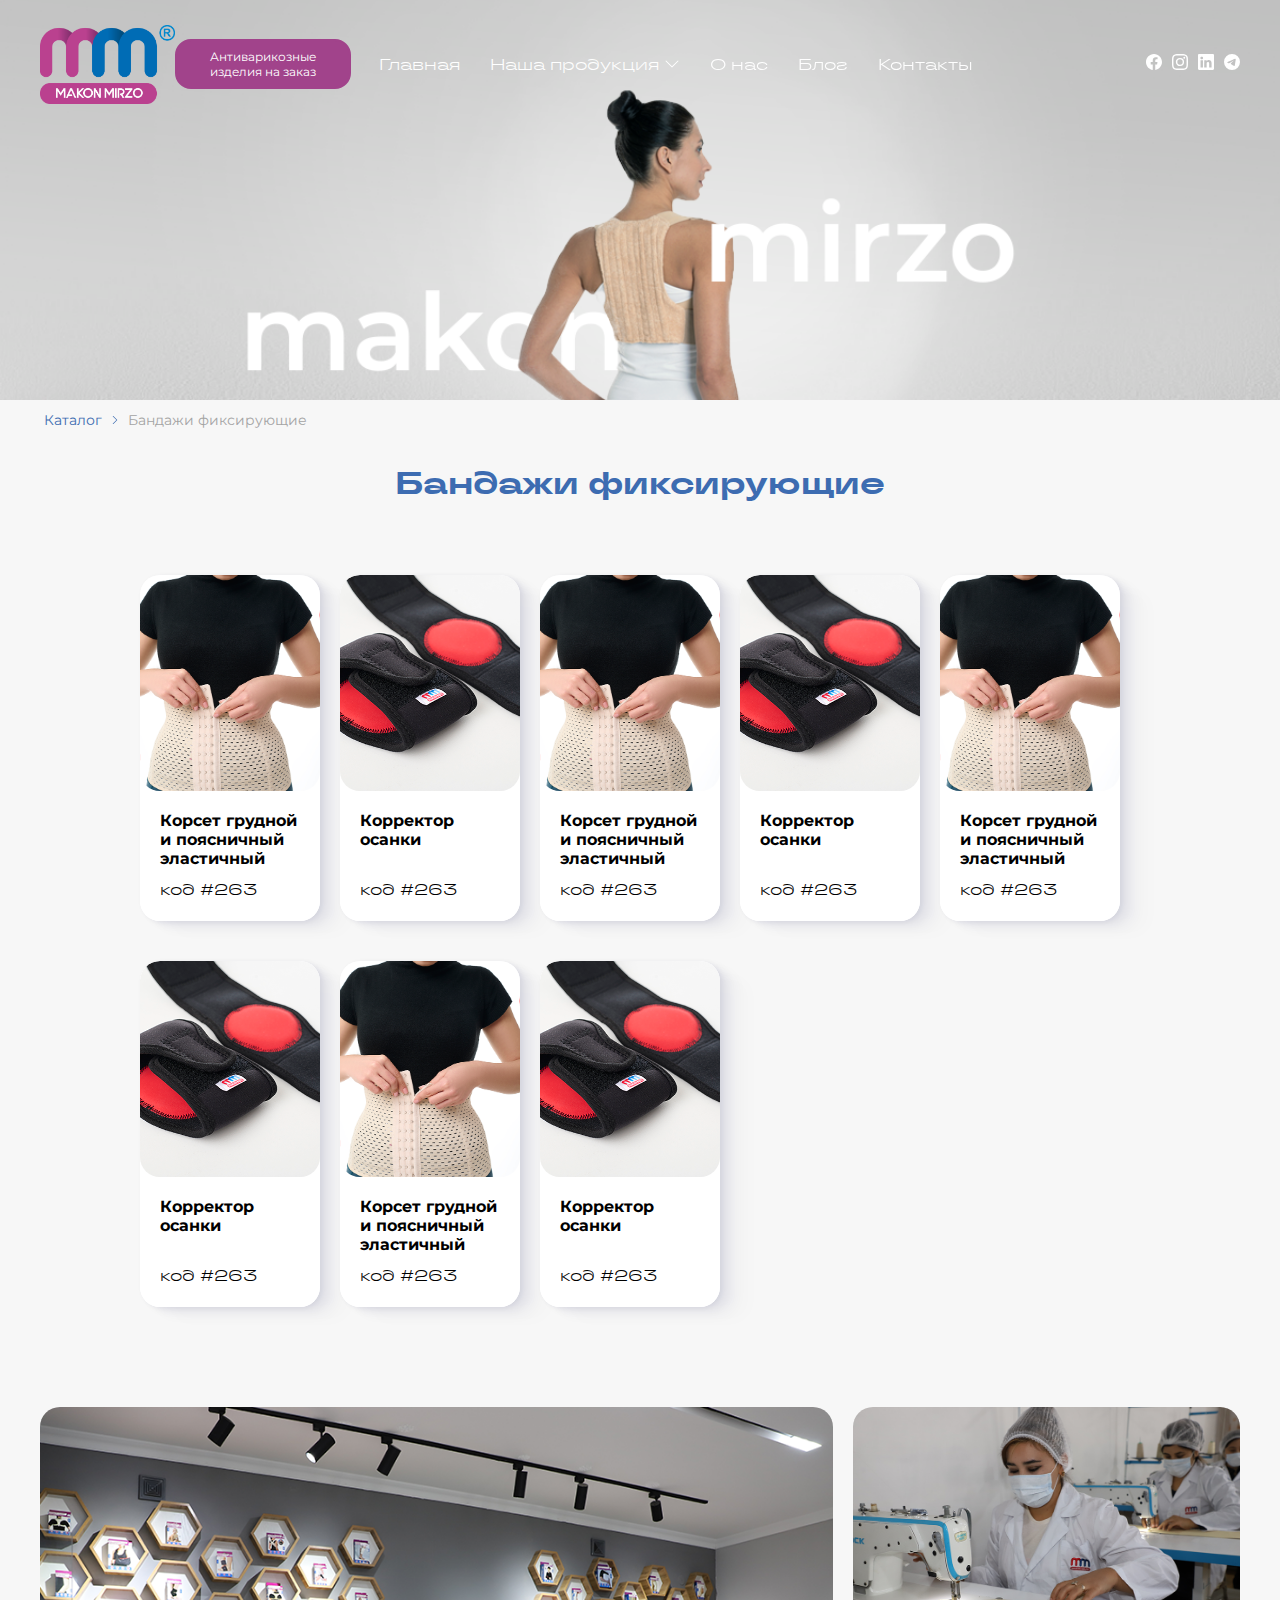
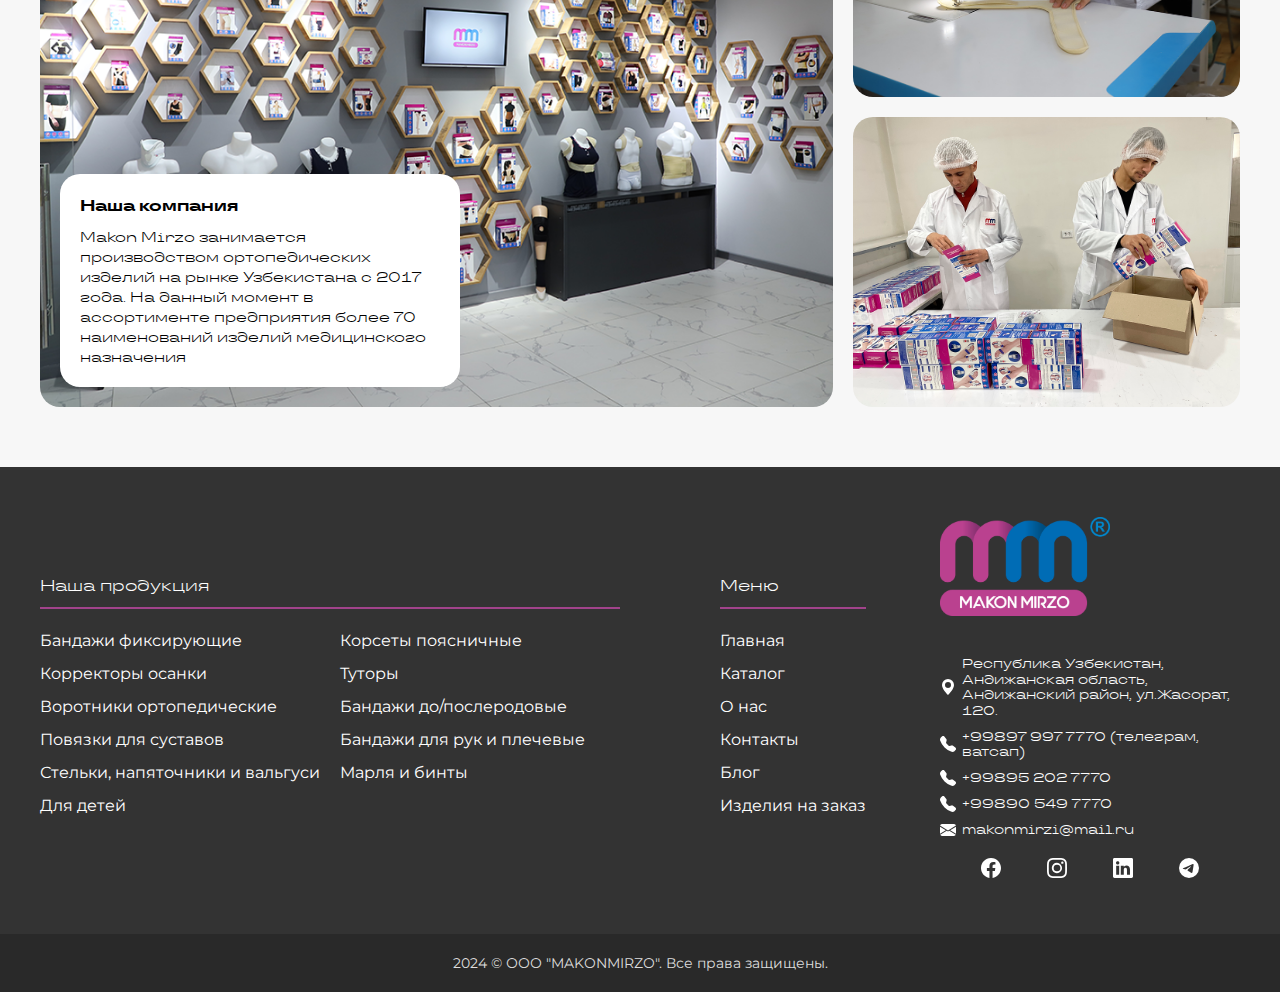
<file: products.html>
<!DOCTYPE html>
<html lang="ru">
<head>
   <meta charset="UTF-8">
   <meta http-equiv="X-UA-Compatible" content="IE=edge">
   <meta name="viewport" content="width=device-width, initial-scale=1.0">
   <link rel="stylesheet" href="css/swiper-bundle.min.css">
   <link rel="stylesheet" href="css/style.css">
   <link rel="apple-touch-icon" sizes="180x180" href="apple-touch-icon.png">
   <link rel="icon" type="image/png" sizes="32x32" href="favicon-32x32.png">
   <link rel="icon" type="image/png" sizes="16x16" href="favicon-16x16.png">
   <link rel="shortcut icon" href="favicon.ico" type="image/x-icon">
   <meta name="msapplication-TileColor" content="#f7f7f7">
   <meta name="theme-color" content="#f7f7f7">
   <title>Продукция MaconMirzo</title>
</head>

<body>
   <div class="wrapper wrapper-catalog">
     <header class="header">
         <div class="header__body container">
            <div class="header__logo">
               <a href="index.html">
                  <img src="img/logo.png" alt="maconmirzo">
               </a>
               <button class="header__logo-button">Антиварикозные изделия на заказ</button>
            </div>
            <nav class="header__menu menu">
               <div class="menu__icon"><span></span></div>
               <div class="menu__body">
                  <ul class="menu__list">
                     <li><a href="index.html" class="menu__link active">Главная</a></li>
                     <li><a href="catalog.html" class="menu__link menu__link-with-submenu">Наша продукция
                           <svg xmlns="http://www.w3.org/2000/svg" xmlns:xlink="http://www.w3.org/1999/xlink"
                              id="arrow1">
                              <use xlink:href="sprite.svg#chevron-bottom"></use>
                           </svg>
                        </a>
                        <ul class="submenu" id="submenu1">
                           <div class="submenu__close-icon">
                              <svg xmlns="http://www.w3.org/2000/svg" xmlns:xlink="http://www.w3.org/1999/xlink">
                                 <use xlink:href="sprite.svg#close-icon"></use>
                              </svg>
                           </div>
                           <li>
                              <a href="products.html" class="submenu__link"><span>➔</span> Бандажи фиксирующие</a>
                              <img src="img/catalog-covers/1.png" alt="Ортопедические изделия">
                           </li>
                           <li>
                              <a href="products.html" class="submenu__link"><span>➔</span> Корсеты поясничные</a>
                              <img src="img/catalog-covers/2.png" alt="Антиварикозные изделия">
                           </li>
                           <li>
                              <a href="products.html" class="submenu__link"><span>➔</span> Корректоры осанки</a>
                              <img src="img/catalog-covers/3.png" alt="Липосакционные изделия">
                           </li>
                           <li><a href="products.html" class="submenu__link"><span>➔</span> Туторы</a>
                              <img src="img/catalog-covers/4.png" alt="Антиварикозные изделия">
                           </li>
                           <li><a href="products.html" class="submenu__link"><span>➔</span> Воротники ортопедические</a>
                              <img src="img/catalog-covers/5.png" alt="Антиварикозные изделия">
                           </li>
                           <li><a href="products.html" class="submenu__link"><span>➔</span> Бандажи до/послеродовые</a>
                              <img src="img/catalog-covers/6.png" alt="Антиварикозные изделия">
                           </li>
                           <li><a href="products.html" class="submenu__link"><span>➔</span> Повязки для суставов</a>
                              <img src="img/catalog-covers/7.png" alt="Антиварикозные изделия">
                           </li>
                           <li><a href="products.html" class="submenu__link"><span>➔</span> Бандажи для рук и плечевые</a>
                              <img src="img/catalog-covers/8.png" alt="Антиварикозные изделия">
                           </li>
                           <li><a href="products.html" class="submenu__link"><span>➔</span> Стельки, напяточники и вальгуси</a>
                              <img src="img/catalog-covers/9.png" alt="Антиварикозные изделия">
                           </li>
                           <li><a href="products.html" class="submenu__link"><span>➔</span> Марля и бинты</a>
                              <img src="img/catalog-covers/10.png" alt="Антиварикозные изделия">
                           </li>
                           <li><a href="products.html" class="submenu__link"><span>➔</span> Для детей</a>
                              <img src="img/catalog-covers/11.png" alt="Антиварикозные изделия">
                           </li>
                           <li><a href="catalog.html" class="submenu__link">перейти в каталог ➔</a>
                           </li>
                        </ul>
                     </li>
                     <li><a href="about.html" class="menu__link">О нас</a></li>
                     <li><a href="blog.html" class="menu__link">Блог</a></li>
                     <li><a href="contacts.html" class="menu__link">Контакты</a></li>
                  </ul>
               </div>
            </nav>
            <div class="header__links">
               <a href="" class="header__link">
                  <svg class="icon">
                     <use xlink:href="sprite.svg#facebook"></use>
                  </svg>
               </a>
               <a href="" class="header__link">
                  <svg class="icon">
                     <use xlink:href="sprite.svg#instagram"></use>
                  </svg>
               </a>
               <a href="" class="header__link">
                  <svg class="icon">
                     <use xlink:href="sprite.svg#linkedin"></use>
                  </svg>
               </a>
               <a href="" class="header__link">
                  <svg class="icon">
                     <use xlink:href="sprite.svg#telegram"></use>
                  </svg>
               </a>
            </div>
         </div>
      </header>
      <main>
         <section class="products">
            <div class="catalog__cover">
               <img src="img/page-covers/products.png" alt="cover">
            </div>


            <div class="products__title title container">
               <h1> Бандажи фиксирующие</h1>

               <ul class="breadcrumbs">
                  <li><a href="catalog.html">Каталог</a></li>
                  <svg viewBox="0 0 16 16">
                     <use xlink:href="sprite.svg#chevron-right"></use>
                  </svg>
                  <li>Бандажи фиксирующие</li>
               </ul>
            </div>
            <div class="products__items container">
               <a href="product.html" class="products__item product">
                  <div class="product__image">
                     <img src="img/catalog/test.png" alt="product">
                  </div>
                  <div class="product__info">
                     <div class="product__name">
                        <h3>Корсет грудной и поясничный эластичный</h3>
                     </div>
                     <div class="product__code">код #263</div>
                  </div>
               </a>
               <a href="product.html" class="products__item product">
                  <div class="product__image">
                     <img src="img/catalog/test2.png" alt="product">
                  </div>
                  <div class="product__info">
                     <div class="product__name">
                        <h3>Корректор осанки</h3>
                     </div>
                     <div class="product__code">код #263</div>
                  </div>
               </a>
               <a href="product.html" class="products__item product">
                  <div class="product__image">
                     <img src="img/catalog/test.png" alt="product">
                  </div>
                  <div class="product__info">
                     <div class="product__name">
                        <h3>Корсет грудной и поясничный эластичный</h3>
                     </div>
                     <div class="product__code">код #263</div>
                  </div>
               </a>
               <a href="product.html" class="products__item product">
                  <div class="product__image">
                     <img src="img/catalog/test2.png" alt="product">
                  </div>
                  <div class="product__info">
                     <div class="product__name">
                        <h3>Корректор осанки</h3>
                     </div>
                     <div class="product__code">код #263</div>
                  </div>
               </a>
               <a href="product.html" class="products__item product">
                  <div class="product__image">
                     <img src="img/catalog/test.png" alt="product">
                  </div>
                  <div class="product__info">
                     <div class="product__name">
                        <h3>Корсет грудной и поясничный эластичный</h3>
                     </div>
                     <div class="product__code">код #263</div>
                  </div>
               </a>
               <a href="product.html" class="products__item product">
                  <div class="product__image">
                     <img src="img/catalog/test2.png" alt="product">
                  </div>
                  <div class="product__info">
                     <div class="product__name">
                        <h3>Корректор осанки</h3>
                     </div>
                     <div class="product__code">код #263</div>
                  </div>
               </a>
               <a href="product.html" class="products__item product">
                  <div class="product__image">
                     <img src="img/catalog/test.png" alt="product">
                  </div>
                  <div class="product__info">
                     <div class="product__name">
                        <h3>Корсет грудной и поясничный эластичный</h3>
                     </div>
                     <div class="product__code">код #263</div>
                  </div>
               </a>
               <a href="product.html" class="products__item product">
                  <div class="product__image">
                     <img src="img/catalog/test2.png" alt="product">
                  </div>
                  <div class="product__info">
                     <div class="product__name">
                        <h3>Корректор осанки</h3>
                     </div>
                     <div class="product__code">код #263</div>
                  </div>
               </a>
            </div>
         </section>
         <section class="infoblock">
            <div class="infoblock__body container">
               <div class="infoblock__text">
                  <div class="infoblock__title">Наша компания</div>
                  <p>Makon Mirzo занимается производством ортопедических изделий на рынке
                     Узбекистана с 2017 года. На данный момент в
                     ассортименте предприятия более 70 наименований изделий медицинского
                     назначения</p>
               </div>
               <div class="infoblock__images">
                  <div class="infoblock__image infoblock__image1">
                     <img src="img/infoblock/img-2.png" alt="MaconMirzo">
                  </div>
                  <div class="infoblock__image infoblock__image2">
                     <img src="img/infoblock/img-1.png" alt="MaconMirzo">
                  </div>
                  <div class="infoblock__image infoblock__image3">
                     <img src="img/infoblock/img-3.png" alt="MaconMirzo">
                  </div>
               </div>
            </div>
         </section>
      </main>
      <footer class="footer">
         <div class="footer-top__body container">
            <nav class="footer-menu">
               <div class="footer-menu__column">
                  <div class="footer-menu__title">Меню</div>
                  <ul class="footer-menu__list">
                     <li><a href="index.html" class="footer-menu__link">Главная</a></li>
                     <li><a href="catalog.html" class="footer-menu__link">Каталог</a></li>
                     <li><a href="about.html" class="footer-menu__link">О нас</a></li>
                     <li><a href="contacts.html" class="footer-menu__link">Контакты</a></li>
                     <li><a href="blog.html" class="footer-menu__link">Блог</a></li>
                     <li><a href="makonmirzo.uz" class="footer-menu__link">Изделия на заказ</a></li>
                  </ul>
               </div>
               <div class="footer-menu__column">
                  <div class="footer-menu__title">Наша продукция</div>
                  <ul class="footer-menu__list">
                     <li><a href="products.html" class="footer-menu__link">Бандажи фиксирующие</a></li>
                     <li><a href="products.html" class="footer-menu__link">Корсеты поясничные</a></li>
                     <li><a href="products.html" class="footer-menu__link">Корректоры осанки</a></li>
                     <li><a href="products.html" class="footer-menu__link">Туторы</a></li>
                     <li><a href="products.html" class="footer-menu__link">Воротники ортопедические</a></li>
                     <li><a href="products.html" class="footer-menu__link">Бандажи до/послеродовые</a></li>
                     <li><a href="products.html" class="footer-menu__link">Повязки для суставов</a></li>
                     <li><a href="products.html" class="footer-menu__link">Бандажи для рук и плечевые</a></li>
                     <li><a href="products.html" class="footer-menu__link">Стельки, напяточники и вальгуси</a></li>
                     <li><a href="products.html" class="footer-menu__link">Марля и бинты</a></li>
                     <li><a href="products.html" class="footer-menu__link">Для детей</a></li>
                  </ul>
               </div>
            </nav>
            <div class="footer-top__details">
               <div class="footer__logo">
                  <img src="img/logo.png" alt="maconmirzo">
               </div>

               <div class="footer__link-tel">
                  <a href="">
                     <svg>
                        <use xlink:href="sprite.svg#location"></use>
                     </svg>
                     Республика Узбекистан, Андижанская область, Андижанский район, ул.Жасорат, 120.</a>
                  <a href="">
                     <svg>
                        <use xlink:href="sprite.svg#telephone"></use>
                     </svg>
                     +99897 997 7770 (телеграм, ватсап)</a>
                  <a href="">
                     <svg>
                        <use xlink:href="sprite.svg#telephone"></use>
                     </svg>
                     +99895 202 7770</a>
                  <a href="">
                     <svg>
                        <use xlink:href="sprite.svg#telephone"></use>
                     </svg>
                     +99890 549 7770</a>
                  <a href="">
                     <svg>
                        <use xlink:href="sprite.svg#mail"></use>
                     </svg>
                     makonmirzi@mail.ru</a>
               </div>
               <div class="footer__social-links">
                  <a href="" class="header__link">
                     <svg class="icon">
                        <use xlink:href="sprite.svg#facebook"></use>
                     </svg>
                  </a>
                  <a href="" class="header__link">
                     <svg class="icon">
                        <use xlink:href="sprite.svg#instagram"></use>
                     </svg>
                  </a>
                  <a href="" class="header__link">
                     <svg class="icon">
                        <use xlink:href="sprite.svg#linkedin"></use>
                     </svg>
                  </a>
                  <a href="" class="header__link">
                     <svg class="icon">
                        <use xlink:href="sprite.svg#telegram"></use>
                     </svg>
                  </a>
               </div>
            </div>
         </div>
         <div class="footer-bottom">
            <div class="footer-bottom__body container">
               <p>2024 © ООО "MAKONMIRZO". Все права защищены.</p>
            </div>
         </div>
      </footer>
   </div>
   <script src="js/swiper-bundle.min.js"></script>
   <script src="js/app.js"></script>
</body>

</html>
</file>
<file: css/style.css>
@charset "UTF-8";
* {
  padding: 0;
  margin: 0;
  border: 0;
}

*,
*:before,
*:after {
  -moz-box-sizing: border-box;
  -webkit-box-sizing: border-box;
  box-sizing: border-box;
}

:focus,
:active {
  outline: none;
}

a,
button {
  color: inherit;
  font-family: inherit;
  -webkit-tap-highlight-color: rgba(255, 255, 255, 0);
  -webkit-tap-highlight-color: transparent;
}

a:focus,
a:active {
  outline: none;
}

nav,
footer,
header,
aside {
  display: block;
}

html,
body {
  height: 100%;
  width: 100%;
  font-size: 100%;
  -ms-text-size-adjust: 100%;
  -moz-text-size-adjust: 100%;
  -webkit-text-size-adjust: 100%;
}

input::-ms-clear {
  display: none;
}

button {
  cursor: pointer;
}

button::-moz-focus-inner {
  padding: 0;
  border: 0;
}

a,
a:visited {
  text-decoration: none;
}

a:hover {
  text-decoration: none;
}

ul li {
  list-style: none;
}

img {
  vertical-align: top;
}

@font-face {
  font-family: Montserrat;
  font-display: swap;
  src: url("../fonts/Montserrat-Bold.woff2") format("woff2"), url("../fonts/Montserrat-Bold.woff") format("woff");
  font-weight: 700;
  font-style: normal;
}
@font-face {
  font-family: Montserrat;
  font-display: swap;
  src: url("../fonts/Montserrat-Light.woff2") format("woff2"), url("../fonts/Montserrat-Light.woff") format("woff");
  font-weight: 300;
  font-style: normal;
}
@font-face {
  font-family: Montserrat;
  font-display: swap;
  src: url("../fonts/Montserrat-Regular.woff2") format("woff2"), url("../fonts/Montserrat-Regular.woff") format("woff");
  font-weight: 400;
  font-style: normal;
}
@font-face {
  font-family: Montserrat;
  font-display: swap;
  src: url("../fonts/Montserrat-SemiBold.woff2") format("woff2"), url("../fonts/Montserrat-SemiBold.woff") format("woff");
  font-weight: 600;
  font-style: normal;
}
@font-face {
  font-family: Travels;
  font-display: swap;
  src: url("../fonts/Travels-Black-Outline.woff2") format("woff2"), url("../fonts/Travels-Black-Outline.woff") format("woff");
  font-weight: 900;
  font-style: normal;
}
@font-face {
  font-family: Travels;
  font-display: swap;
  src: url("../fonts/Travels-Black.woff2") format("woff2"), url("../fonts/Travels-Black.woff") format("woff");
  font-weight: 900;
  font-style: normal;
}
@font-face {
  font-family: Travels;
  font-display: swap;
  src: url("../fonts/Travels-Light.woff2") format("woff2"), url("../fonts/Travels-Light.woff") format("woff");
  font-weight: 300;
  font-style: normal;
}
@font-face {
  font-family: Montserrat;
  font-display: swap;
  src: url("../fonts/Montserrat-Medium.woff2") format("woff2"), url("../fonts/Montserrat-Medium.woff") format("woff");
  font-weight: 500;
  font-style: normal;
}
@font-face {
  font-family: Travels;
  font-display: swap;
  src: url("../fonts/Travels-Bold.woff2") format("woff2"), url("../fonts/Travels-Bold.woff") format("woff");
  font-weight: 700;
  font-style: normal;
}
@font-face {
  font-family: Travels;
  font-display: swap;
  src: url("../fonts/Travels-Medium.woff2") format("woff2"), url("../fonts/Travels-Medium.woff") format("woff");
  font-weight: 500;
  font-style: normal;
}
@font-face {
  font-family: Travels;
  font-display: swap;
  src: url("../fonts/Travels-Regular.woff2") format("woff2"), url("../fonts/Travels-Regular.woff") format("woff");
  font-weight: 400;
  font-style: normal;
}
html {
  scroll-behavior: smooth;
}

.wrapper {
  min-height: 100%;
  display: flex;
  flex-direction: column;
  font-family: "Travels";
  background-color: #f7f7f7;
}

main {
  flex: 1 1 auto;
}

.container {
  width: min(100% - 1rem, 1200px);
  margin-inline: auto;
}

/*--------------------------------------------HEADER ---------------------------------------------*/
.header {
  position: absolute;
  top: 0;
  left: 0;
  width: 100%;
  z-index: 10;
}
.header__body {
  padding: 25px 0;
  display: flex;
  align-items: center;
  justify-content: space-between;
}
.header__logo {
  flex: 0 1 135px;
  position: relative;
}
.header__logo img {
  width: 100%;
  height: 100%;
  object-fit: contain;
}
.header__logo-button {
  position: absolute;
  top: 50%;
  left: 100%;
  width: 130%;
  transform: translateY(-50%);
  font-size: 12px;
  color: #333;
  padding: 8px 16px;
  border-radius: 16px;
  background-color: transparent;
  border: 2px solid #a1438b;
  font-family: "Montserrat";
  transition: all 0.3s ease 0s;
}
.header__logo-button:hover {
  background-color: #a1438b;
  color: #fff;
}
@media (max-width: 650px) {
  .header__logo-button {
    display: none;
  }
}
.header__menu {
  padding-left: 30px;
}
@media (max-width: 1000px) {
  .header__menu {
    padding-left: 0;
  }
}
.header__links {
  display: flex;
  align-items: center;
  gap: 10px;
}
.header__link {
  color: #fff;
}
.header__link svg {
  fill: #fff;
  color: #fff;
  transition: all 0.3s ease 0s;
  width: 16px;
  height: 16px;
  fill: #fff;
}
.header__link:hover svg {
  transform: scale(1.1);
}

.menu {
  display: flex;
}
@media (max-width: 1000px) {
  .menu {
    order: 3;
  }
}
.menu__icon {
  display: none;
  will-change: transform;
}
@media (max-width: 1000px) {
  .menu__icon {
    display: block;
    width: 50px;
    height: 50px;
    position: relative;
    z-index: 2;
  }
  .menu__icon::before, .menu__icon::after, .menu__icon span {
    height: 4px;
    position: absolute;
    left: 0;
    background-color: #fff;
    border-radius: 3px;
    transition: all 0.3s ease 0s;
    width: 100%;
  }
  .menu__icon::before, .menu__icon::after {
    content: "";
  }
  .menu__icon::before {
    top: 10px;
  }
  .menu__icon::after {
    bottom: 10px;
  }
  .menu__icon span {
    top: 23px;
  }
  .menu__icon._active {
    border-radius: 6px;
  }
  .menu__icon._active::before {
    top: 23px;
    transform: rotate(45deg);
    background-color: #fff;
  }
  .menu__icon._active::after {
    top: 23px;
    transform: rotate(-45deg);
    background-color: #fff;
  }
  .menu__icon._active span {
    display: none;
  }
}
@media (max-width: 1000px) {
  .menu__body {
    position: fixed;
    top: 100px;
    right: 0;
    height: 100%;
    background-color: rgba(255, 255, 255, 0.8);
    backdrop-filter: blur(3px);
    padding: 40px 30px;
    border-radius: 16px 0 0 16px;
    transform: translateX(100%);
    transition: all 0.3s ease 0s;
    height: calc(100% - 100px);
    overflow-y: scroll;
    width: min(100vw - 1rem, 462px);
  }
  .menu__body._active {
    transform: translateX(0);
  }
}
@media (max-width: 650px) {
  .menu__body {
    display: flex;
    flex-direction: column;
    justify-content: space-between;
    gap: 30px;
  }
  .menu__body .header__link svg {
    fill: #000;
    width: 26px;
    height: 26px;
  }
}
.menu__list {
  display: flex;
  align-items: center;
  gap: 30px;
}
.menu__list li {
  position: relative;
}
@media (max-width: 1000px) {
  .menu__list {
    flex-direction: column;
    align-items: start;
  }
}
.menu__link {
  color: #fff;
  font-weight: 400;
  transition: all 0.3s ease 0s;
  position: relative;
}
.menu__link::after {
  content: "";
  display: block;
  position: absolute;
  top: 100%;
  left: 0;
  width: 0;
  height: 3px;
  border-radius: 10px;
  background-color: #a1438b;
  transition: all 0.3s ease 0s;
}
@media (max-width: 1000px) {
  .menu__link::after {
    width: 100%;
  }
}
.menu__link:hover::after {
  width: 100%;
}
@media (max-width: 1000px) {
  .menu__link {
    font-size: 20px;
    color: #1d1d1d;
    font-weight: 600;
  }
}
.menu__link-with-submenu {
  display: flex;
  align-items: center;
  justify-content: center;
  gap: 5px;
}
.menu__link-with-submenu svg {
  width: 16px;
  height: 16px;
  fill: #fff;
}
@media (max-width: 1000px) {
  .menu__link-with-submenu svg {
    fill: #1d1d1d;
  }
}
@media (max-width: 1000px) {
  .menu__link-with-submenu {
    justify-content: flex-start;
  }
}

.submenu {
  position: absolute;
  top: 100%;
  left: 50%;
  transform: translate(-50%, 0%);
  opacity: 0;
  height: 0px;
  width: 80vw;
  display: grid;
  grid-template-columns: repeat(auto-fit, minmax(200px, 1fr));
  gap: 50px;
  background-color: #fff;
  padding: 60px 30px 30px;
  font-family: Montserrat;
  transition: all 0.3s ease 0s;
  pointer-events: none;
}
@media (max-width: 1000px) {
  .submenu {
    grid-template-columns: 1fr;
    width: 100%;
    transform: translate(0%, 0%);
    background-color: transparent;
    padding: 20px 0px 0px;
    gap: 15px;
  }
  .submenu.active {
    position: static;
    opacity: 1;
    height: auto;
    pointer-events: all;
  }
}
.submenu.active {
  opacity: 1;
  height: auto;
  pointer-events: all;
}
.submenu li {
  width: 100%;
  height: 100%;
  padding: 20px 20px 80px;
  position: relative;
  z-index: 1;
  overflow: hidden;
  box-shadow: 2px 1px 5px 0px rgba(0, 22, 86, 0.06), 8px 4px 9px 0px rgba(0, 22, 86, 0.05), 17px 9px 12px 0px rgba(0, 22, 86, 0.03), 31px 15px 14px 0px rgba(0, 22, 86, 0.01), 49px 24px 15px 0px rgba(0, 22, 86, 0);
  border-radius: 4px;
}
@media (max-width: 1000px) {
  .submenu li {
    padding: 6px 0px 6px 20px;
    box-shadow: none;
  }
}
.submenu li:hover img {
  opacity: 1;
}
.submenu__link {
  display: inline-block;
  max-width: 80%;
  height: 100%;
  transition: all 0.3s ease 0s;
}
.submenu__link:hover {
  color: #a1438b;
}
@media (min-width: 1001px) {
  .submenu__link span {
    display: none;
  }
}
@media (max-width: 1000px) {
  .submenu__link {
    font-size: 18px;
    font-weight: 600;
    width: 100%;
    max-width: 100%;
  }
}
.submenu img {
  position: absolute;
  bottom: 0;
  right: 0;
  width: 50%;
  max-height: 90%;
  object-fit: contain;
  z-index: -1;
  opacity: 0.7;
  transition: all 0.3s ease 0s;
}
@media (max-width: 1000px) {
  .submenu img {
    display: none;
  }
}
.submenu__close-icon {
  position: absolute;
  right: 10px;
  top: 10px;
  width: 20px;
  height: 20px;
}
.submenu__close-icon:hover {
  cursor: pointer;
}
.submenu__close-icon svg {
  width: 20px;
  height: 20px;
  fill: #333;
}
@media (max-width: 1000px) {
  .submenu__close-icon {
    display: none;
  }
}

#arrow1 {
  transition: all 0.3s ease 0s;
}
#arrow1.active {
  transform: rotate(-180deg);
}

/*--------------------------------------------HOME---------------------------------------------*/
.home {
  width: 100%;
  height: 100vh;
  max-height: 100svh;
}
.home__slider {
  width: 100%;
  height: 100%;
}
.home__wrapper {
  width: 100%;
  height: 100%;
}
.home__slide {
  width: 100%;
  height: 100%;
  display: flex;
  flex-direction: column;
  justify-content: center;
}
@media (max-width: 600px) {
  .home__slide {
    justify-content: start;
    padding-top: 150px;
  }
}
.home__slide-image picture,
.home__slide-image img {
  position: absolute;
  top: 0;
  left: 0;
  width: 100%;
  height: 100%;
  object-fit: cover;
  object-position: center;
}
.home__text {
  position: relative;
  z-index: 2;
}
.home__title {
  max-width: 585px;
  margin-bottom: 40px;
}
.home__title h1,
.home__title h2 {
  line-height: 1.2;
  font-size: 32px;
}
@media (max-width: 1200px) {
  .home__title h1,
  .home__title h2 {
    font-size: calc(22px + 10 * ((100vw - 320px) / 880));
  }
}
@media (max-width: 600px) {
  .home__title h1,
  .home__title h2 {
    text-align: center;
  }
}
.home__links {
  display: flex;
  gap: 30px;
}
@media (max-width: 600px) {
  .home__links {
    justify-content: center;
  }
}
.swiper-pagination-bullet {
  width: 20px;
  height: 12px;
  border-radius: 10px;
  border: 2px solid #fff;
  background: none;
  opacity: 1;
  transition: all 0.3s ease 0s;
}

.swiper-pagination-bullet-active {
  background: #fff;
  transform: scaleX(1.2);
}

.pink-link,
.blue-link {
  display: inline-flex;
  justify-content: center;
  align-items: center;
  text-align: center;
  padding: 10px 25px;
  color: #fff;
  font-weight: 700;
  border-radius: 16px;
  transition: all 0.3s ease 0s;
  border: 2px solid transparent;
}

.pink-link {
  background: #a1438b;
}
.pink-link:hover {
  border: 2px solid #fff;
}

.blue-link {
  background: #3d6cb1;
}
.blue-link:hover {
  border: 2px solid #fff;
}

/*--------------------------------------------Welcome---------------------------------------------*/
.welcome {
  padding: 100px 0;
}
@media (max-width: 800px) {
  .welcome {
    padding: 60px 0 60px;
  }
}
.welcome__body {
  background: url("../img/home/cityman2.png") right/contain no-repeat;
}
@media (max-width: 800px) {
  .welcome__body {
    background: url("../img/home/cityman2.png") bottom center/50% auto no-repeat;
    padding-bottom: 240px;
  }
}
.welcome__text {
  max-width: 700px;
  padding-left: 50px;
}
@media (max-width: 1200px) {
  .welcome__text {
    padding-left: calc(20px + 30 * ((100vw - 320px) / 880));
  }
}
.welcome__text h2 {
  color: #3d6cb1;
  font-size: 45px;
  margin-bottom: 15px;
  text-transform: uppercase;
}
@media (max-width: 1200px) {
  .welcome__text h2 {
    font-size: calc(33px + 12 * ((100vw - 320px) / 880));
  }
}
.welcome__text p {
  font-size: 0.9rem;
  font-weight: 500;
  color: #000;
  text-decoration: none;
  line-height: 1.5rem;
  font-family: Montserrat;
}

/*---------------------------------------infographic--------------------------------------------------*/
.infographic {
  display: flex;
  gap: 50px;
}

.infographic {
  width: 100%;
  min-height: 600px;
  background: url("../img/home/infographic-bg.png") center/100% 100% no-repeat;
  display: flex;
  justify-content: center;
  align-items: flex-end;
}
.infographic__block {
  width: 600px;
  height: 500px;
  display: flex;
  justify-content: center;
  align-items: flex-end;
  position: relative;
  z-index: 1;
}
@media (max-width: 650px) {
  .infographic__block {
    width: 100%;
    height: 650px;
  }
}
@media (max-width: 650px) {
  .infographic__image {
    text-align: center;
  }
}
.infographic__image img {
  width: 330px;
  height: 500px;
  object-fit: contain;
  pointer-events: none;
}
@media (max-width: 650px) {
  .infographic__image img {
    width: 300px;
    height: 600px;
  }
}
@media (max-width: 460px) {
  .infographic__image {
    transform: translateX(20px);
  }
}
.infographic__link {
  max-width: 180px;
  font-size: 14px;
  display: inline-block;
  position: absolute;
  width: auto;
  transition: all 0.3s ease 0s;
  text-align: center;
  line-height: 1;
  font-weight: 500;
}
@media (max-width: 650px) {
  .infographic__link {
    font-size: 12px;
    max-width: 150px;
  }
}
.infographic__link:hover {
  color: #f9f9f9;
}
.infographic .go-catalog {
  top: -50px;
}
.infographic .circle {
  display: inline-block;
  width: 35%;
  height: 35%;
  border-radius: 50%;
  position: absolute;
  top: 50%;
  left: 50%;
  background-color: transparent;
  border: 10px solid #a1438b;
  opacity: 0.5;
  transform: translate(-50%, -50%);
  z-index: -1;
  transition: all 0.3s ease 0s;
  animation: scaleCircle 4s ease 0s infinite;
}
@media (max-width: 650px) {
  .infographic .circle {
    width: 200px;
    height: 200px;
  }
}
@media (max-width: 500px) {
  .infographic .circle {
    width: 150px;
    height: 150px;
  }
}
.infographic .inner-circle {
  display: inline-block;
  width: 30%;
  height: 30%;
  border-radius: 50%;
  position: absolute;
  top: 50%;
  left: 50%;
  background-color: transparent;
  background: #a1438b;
  opacity: 0.5;
  transform: translate(-50%, -50%);
  z-index: -1;
  transition: all 0.3s ease 0s;
  animation: jumpCircle 4s ease 0.5s infinite;
}
@media (max-width: 650px) {
  .infographic .inner-circle {
    width: 200px;
    height: 200px;
  }
}
@media (max-width: 500px) {
  .infographic .inner-circle {
    width: 150px;
    height: 150px;
  }
}
.infographic .outer-circle {
  display: inline-block;
  width: 35%;
  height: 35%;
  border-radius: 50%;
  position: absolute;
  top: 50%;
  left: 50%;
  background-color: transparent;
  border: 10px solid #a1438b;
  opacity: 0.5;
  transform: translate(-50%, -50%);
  z-index: -1;
  transition: all 0.3s ease 0s;
  animation: scaleCircle 4s ease 0.5s infinite;
}
@media (max-width: 650px) {
  .infographic .outer-circle {
    width: 200px;
    height: 200px;
  }
}
@media (max-width: 500px) {
  .infographic .outer-circle {
    width: 150px;
    height: 150px;
  }
}

@keyframes scaleCircle {
  0%, 100% {
    transform: translate(-50%, -50%) scale(1);
    opacity: 0;
  }
  50% {
    transform: translate(-50%, -50%) scale(1.5);
    opacity: 0.3;
  }
}
@keyframes jumpCircle {
  0%, 100% {
    transform: translate(-50%, -50%) scale(1);
  }
  50% {
    transform: translate(-50%, -50%) scale(1.1);
  }
}
.infographic-1 {
  top: 23px;
  left: 0px;
}

.infographic-2 {
  top: 10px;
  right: 26px;
}

.infographic-3 {
  top: 55px;
  right: -5px;
}

.infographic-4 {
  top: 90px;
  left: -10px;
}

.infographic-5 {
  top: 152px;
  right: 40px;
}

.infographic-6 {
  bottom: 46%;
  left: 50px;
}

.infographic-7 {
  bottom: 46%;
  right: 70px;
}

.infographic-8 {
  bottom: 29.5%;
  left: 65px;
}
@media (max-width: 1200px) {
  .infographic-8 {
    left: calc(35px + 30 * ((100vw - 320px) / 880));
  }
}

.infographic-9 {
  bottom: 22%;
  right: 60px;
}

.infographic-10 {
  bottom: 9%;
  left: 0px;
}

@media (max-width: 650px) {
  .infographic-1 {
    top: 9%;
    left: calc(0px + 70 * (100vw - 320px) / 220);
  }
  .infographic-2 {
    top: 7%;
    right: calc(0px + 70 * (100vw - 320px) / 130);
  }
  .infographic-3 {
    top: 16%;
    right: calc(0px + 70 * (100vw - 320px) / 220);
  }
  .infographic-4 {
    top: 23%;
    left: calc(0px + 70 * (100vw - 320px) / 360);
  }
  .infographic-5 {
    top: 35%;
    right: calc(0px + 70 * (100vw - 320px) / 180);
  }
  .infographic-6 {
    bottom: 45%;
    left: calc(0px + 70 * (100vw - 320px) / 280);
  }
  .infographic-7 {
    bottom: 45%;
    right: calc(0px + 70 * (100vw - 320px) / 220);
  }
  .infographic-8 {
    bottom: 26%;
    left: calc(0px + 70 * (100vw - 320px) / 160);
  }
  .infographic-9 {
    bottom: 18%;
    right: calc(0px + 70 * (100vw - 320px) / 220);
  }
  .infographic-10 {
    bottom: 6%;
    left: calc(0px + 20 * (100vw - 320px) / 460);
  }
}
@media (max-width: 550px) {
  .infographic-1 {
    top: 9%;
    left: calc(0px + 70 * (100vw - 320px) / 420);
  }
  .infographic-2 {
    top: 7%;
    right: calc(0px + 70 * (100vw - 320px) / 160);
  }
  .infographic-3 {
    top: 16%;
    right: calc(0px + 70 * (100vw - 320px) / 220);
  }
  .infographic-4 {
    top: 23%;
    left: calc(0px + 50 * (100vw - 320px) / 500);
  }
  .infographic-5 {
    top: 35%;
    right: calc(0px + 70 * (100vw - 320px) / 180);
  }
  .infographic-6 {
    bottom: 45%;
    left: calc(0px + 70 * (100vw - 320px) / 320);
  }
  .infographic-7 {
    bottom: 45%;
    right: calc(0px + 70 * (100vw - 320px) / 320);
  }
  .infographic-8 {
    bottom: 26%;
    left: calc(0px + 40 * (100vw - 320px) / 100);
  }
  .infographic-9 {
    bottom: 18%;
    right: calc(0px + 50 * (100vw - 320px) / 220);
  }
  .infographic-10 {
    bottom: 6%;
    left: 0;
  }
}
@media (max-width: 490px) {
  .infographic-1 {
    top: 10%;
    left: calc(0px + 30 * (100vw - 320px) / 420);
  }
  .infographic-2 {
    top: 7%;
    right: calc(0px + 60 * (100vw - 320px) / 120);
  }
  .infographic-3 {
    top: 16%;
    right: calc(0px + 50 * (100vw - 320px) / 220);
    text-align: right;
  }
  .infographic-4 {
    top: 23%;
    left: 2px;
    max-width: 130px;
  }
  .infographic-5 {
    top: 35%;
    right: calc(0px + 50 * (100vw - 320px) / 180);
    text-align: right;
  }
  .infographic-6 {
    bottom: 45%;
    left: calc(0px + 20 * (100vw - 320px) / 320);
  }
  .infographic-7 {
    bottom: 45%;
    right: 7px;
    right: calc(0px + 20 * (100vw - 320px) / 180);
  }
  .infographic-8 {
    bottom: 26%;
    left: calc(0px + 40 * (100vw - 320px) / 100);
  }
  .infographic-9 {
    bottom: 18%;
    right: calc(0px + 20 * (100vw - 320px) / 180);
  }
  .infographic-10 {
    bottom: 6%;
    left: 2px;
    max-width: 100px;
    text-align: left;
  }
}
@media (max-width: 420px) {
  .infographic-1 {
    top: 10%;
    left: 2px;
  }
  .infographic-2 {
    top: 7%;
    right: 12px;
  }
  .infographic-3 {
    top: 16%;
    right: 2px;
  }
  .infographic-4 {
    top: 24%;
    left: 2px;
    max-width: 130px;
  }
  .infographic-5 {
    top: 35%;
    right: 2px;
  }
  .infographic-6 {
    bottom: 45%;
    left: 2px;
  }
  .infographic-7 {
    bottom: 45%;
    right: 2px;
    text-align: right;
  }
  .infographic-8 {
    bottom: 26%;
  }
  .infographic-9 {
    bottom: 17%;
    right: 2px;
    text-align: right;
  }
  .infographic-10 {
    bottom: 6%;
    left: 2px;
    max-width: 100px;
  }
}
/*--------------------------------------------Слайдер продукты---------------------------------------------*/
.our-products-slider {
  padding: 60px 0;
}
.our-products-slider__body {
  display: flex;
  gap: 50px;
  overflow: hidden;
}
@media (max-width: 992px) {
  .our-products-slider__body {
    flex-direction: column-reverse;
    gap: 0;
  }
}
.our-products-slider__text {
  flex: 0 1 50%;
  position: relative;
  padding-left: 50px;
}
@media (max-width: 1200px) {
  .our-products-slider__text {
    padding-left: calc(20px + 30 * ((100vw - 320px) / 880));
  }
}
.our-products-slider__text h2 {
  color: #3d6cb1;
  font-size: 45px;
  margin-bottom: 15px;
  text-transform: uppercase;
}
@media (max-width: 1200px) {
  .our-products-slider__text h2 {
    font-size: calc(33px + 12 * ((100vw - 320px) / 880));
  }
}
.our-products-slider__text p {
  font-size: 0.9rem;
  font-weight: 500;
  color: #000;
  text-decoration: none;
  line-height: 1.5rem;
  font-family: Montserrat;
}
@media (max-width: 1000px) {
  .our-products-slider__text {
    padding-top: 100px;
  }
}
.our-products-slider__buttons {
  display: flex;
  justify-content: end;
  gap: 20px;
  margin-top: 50px;
}
@media (max-width: 1050px) {
  .our-products-slider__buttons {
    margin-top: 20px;
  }
}
@media (max-width: 1000px) {
  .our-products-slider__buttons {
    position: absolute;
    top: 0;
    left: 50%;
    transform: translateX(-50%);
    margin-top: 10px;
  }
}
.our-products-slider__slider {
  flex: 0 1 50%;
  padding: 20px;
  width: 100%;
}
.our-products-slider__slide {
  background-color: #fff;
  display: flex;
  flex-direction: column;
  width: 100%;
  height: 100%;
  border-radius: 16px;
}
@media (max-width: 1000px) {
  .our-products-slider__slide {
    box-shadow: 2px 1px 5px 0px rgba(0, 22, 86, 0.06), 8px 4px 9px 0px rgba(0, 22, 86, 0.05), 17px 9px 12px 0px rgba(0, 22, 86, 0.03), 18px 15px 14px 0px rgba(0, 22, 86, 0.01), 18px 18px 15px 0px rgba(0, 22, 86, 0);
  }
}
.our-products-slider__image {
  width: 100%;
  max-width: 300px;
  aspect-ratio: 1/1.3;
  border-radius: 16px;
  overflow: hidden;
}
.our-products-slider__image img {
  width: 100%;
  height: 100%;
  object-fit: cover;
}
.our-products-slider__name {
  flex: 1 1 auto;
  padding: 20px;
}

.swiper-slide-active,
.swiper-slide-next {
  box-shadow: 2px 1px 5px 0px rgba(0, 22, 86, 0.06), 8px 4px 9px 0px rgba(0, 22, 86, 0.05), 17px 9px 12px 0px rgba(0, 22, 86, 0.03), 18px 15px 14px 0px rgba(0, 22, 86, 0.01), 18px 18px 15px 0px rgba(0, 22, 86, 0);
}

.swiper-slide-prev {
  box-shadow: none;
}

.our-products-button-prev,
.our-products-button-next {
  display: flex;
  justify-content: center;
  align-items: center;
  padding: 10px;
  border-radius: 50%;
  width: 70px;
  height: 70px;
  gap: 20px;
  transition: all 0.2s ease 0s;
}
@media (max-width: 1050px) {
  .our-products-button-prev,
  .our-products-button-next {
    width: 50px;
    height: 50px;
  }
}
.our-products-button-prev:hover,
.our-products-button-next:hover {
  cursor: pointer;
}
.our-products-button-prev:active,
.our-products-button-next:active {
  transform: scale(0.9);
}
.our-products-button-prev svg,
.our-products-button-next svg {
  width: 100%;
  height: 100%;
  fill: #fff;
}

.our-products-button-prev {
  background: #a1438b;
}

.our-products-button-next {
  background: #3d6cb1;
}

@media (max-width: 1000px) {
  .swiper-scrollbar {
    display: none;
  }
}

/*--------------------------------------------FOOTER---------------------------------------------*/
.footer {
  background: #333;
}
.footer__logo {
  width: 170px;
  margin-bottom: 40px;
}
.footer__logo img {
  width: 100%;
}
@media (max-width: 480px) {
  .footer__logo {
    margin-inline: auto;
  }
}
.footer__social-links {
  display: flex;
  justify-content: space-evenly;
  gap: 5px;
}
.footer__social-links svg {
  width: 20px;
  height: 20px;
}

.footer-top__body {
  display: flex;
  justify-content: space-between;
  align-items: center;
  gap: 20px;
  padding: 50px 0;
}
@media (max-width: 767px) {
  .footer-top__body {
    flex-direction: column-reverse;
    gap: 30px;
  }
}
@media (max-width: 480px) {
  .footer-top__body {
    align-items: stretch;
  }
}
.footer-menu {
  display: flex;
  flex-direction: row-reverse;
  gap: 100px;
}
@media (max-width: 480px) {
  .footer-menu {
    flex-direction: column;
    padding-inline: 20px;
    gap: 20px;
  }
}
.footer-menu__column:last-child .footer-menu__list {
  display: grid;
  grid-template-columns: 1fr 1fr;
  column-gap: 20px;
}
.footer-menu__title {
  border-bottom: 2px solid #a1438b;
  color: #fff;
  padding: 10px 0;
}
.footer-menu__list {
  padding: 20px 0;
}
.footer-menu__list li:not(:last-child) {
  margin-bottom: 10px;
}
.footer-menu__link {
  font-family: Montserrat;
  color: #fff;
  transition: all 0.3s ease 0s;
}
.footer-menu__link:hover {
  color: #3d6cb1;
}

.footer-bottom {
  background-color: rgb(41, 41, 41);
  font-family: Montserrat;
}
.footer-bottom__body {
  padding: 20px 0;
  text-align: center;
  color: #ddd;
}
.footer-bottom__body p {
  font-size: 14px;
}

/*--------------------------------------------CATALOG---------------------------------------------*/
.wrapper-catalog {
  overflow: hidden;
}
.wrapper-catalog .menu__icon span, .wrapper-catalog .menu__icon::before, .wrapper-catalog .menu__icon::after {
  background-color: #a1438b;
}
.wrapper-catalog .header__logo-button {
  background-color: #a1438b;
  color: #fff;
}

.title {
  color: #3d6cb1;
  padding: 60px 0 30px;
  text-align: center;
}

.catalog {
  background-color: #f9f9f9;
  padding-bottom: 60px;
}
.catalog__cover {
  width: 100%;
  max-height: 400px;
  height: auto;
  overflow: hidden;
}
.catalog__cover img {
  width: 100%;
  height: 100%;
  max-height: 400px;
  object-fit: cover;
  object-position: center bottom;
}
@media (max-width: 1000px) {
  .catalog__cover {
    margin-top: 140px;
    border-radius: 20px;
  }
}
.catalog__items {
  width: 80vw;
  display: grid;
  grid-template-columns: repeat(auto-fit, minmax(240px, 1fr));
  justify-items: center;
  justify-content: center;
  gap: 50px;
  background-color: #f9f9f9;
  padding: 30px;
  font-family: Montserrat;
  margin-inline: auto;
}
@media (max-width: 600px) {
  .catalog__items {
    width: 100%;
    grid-template-columns: 1fr 1fr;
    gap: 25px;
  }
}
@media (max-width: 480px) {
  .catalog__items {
    width: 100%;
    grid-template-columns: 1fr;
    gap: 25px;
  }
}
.catalog__item {
  width: 100%;
  height: 100%;
  padding: 20px 20px 80px;
  position: relative;
  z-index: 1;
  overflow: hidden;
  border: 1px solid transparent;
  background-color: #fff;
  box-shadow: 2px 1px 5px 0px rgba(0, 22, 86, 0.06), 8px 4px 9px 0px rgba(0, 22, 86, 0.05), 17px 9px 12px 0px rgba(0, 22, 86, 0.03), 31px 15px 14px 0px rgba(0, 22, 86, 0.01), 49px 24px 15px 0px rgba(0, 22, 86, 0);
  border-radius: 10px;
  transition: all 0.3s ease 0s;
  font-size: 18px;
  font-family: Travels;
  font-weight: 700;
}
.catalog__item:hover {
  color: #a1438b;
}
.catalog__item:hover img {
  opacity: 1;
}
@media (min-width: 1200px) {
  .catalog__item {
    min-height: 157px;
  }
}
.catalog__name {
  display: inline-block;
  max-width: 75%;
  height: 100%;
  transition: all 0.3s ease 0s;
  color: #1d1d1d;
  font-size: 16px;
}
@media (max-width: 1200px) {
  .catalog__name {
    font-size: calc(14px + 2 * ((100vw - 320px) / 880));
  }
}
.catalog__name:hover {
  color: #a1438b;
}
.catalog__image {
  position: absolute;
  bottom: 0;
  right: 0;
  width: 50%;
  max-height: 90%;
  object-fit: contain;
  z-index: -1;
  opacity: 0.8;
  transition: all 0.3s ease 0s;
}
@media (max-width: 600px) {
  .catalog__image {
    width: 40%;
  }
}

/*--------------------------------------------Infoblock---------------------------------------------*/
.infoblock__body {
  padding: 60px 0;
  display: flex;
  align-items: center;
  flex-direction: column;
  gap: 30px;
  position: relative;
}
.infoblock__text {
  flex: 0 1 40%;
  width: 400px;
  border-radius: 20px;
  background-color: #fff;
  position: absolute;
  bottom: 80px;
  left: 20px;
  padding: 20px;
  font-size: 14px;
}
@media (max-width: 1000px) {
  .infoblock__text {
    position: static;
    width: 100%;
  }
}
.infoblock__title {
  font-weight: 700;
  margin-bottom: 10px;
  font-size: 16px;
}
.infoblock__images {
  flex: 0 1 60%;
  display: grid;
  grid-template-columns: repeat(3, 1fr);
  grid-template-rows: repeat(2, 1fr);
  gap: 20px;
}
.infoblock__image {
  border-radius: 20px;
  overflow: hidden;
}
.infoblock__image img {
  width: 100%;
  height: 100%;
  object-fit: cover;
  object-position: center;
}
@media (max-width: 600px) {
  .infoblock__image {
    border-radius: 10px;
  }
}
.infoblock__image1 {
  grid-column: span 2;
  grid-row: span 2;
}
/*--------------------------------------------Products---------------------------------------------*/
.products__items {
  display: grid;
  grid-template-columns: repeat(auto-fit, minmax(150px, 180px));
  gap: 20px;
  row-gap: 40px;
  padding: 40px 0;
  max-width: 1000px;
  margin-inline: auto;
}
@media (max-width: 800px) {
  .products__items {
    grid-template-columns: repeat(auto-fit, minmax(180px, 1fr));
  }
}
@media (max-width: 440px) {
  .products__items {
    grid-template-columns: 1fr 1fr;
  }
}
.products__title {
  position: relative;
}

.breadcrumbs {
  position: absolute;
  top: 0;
  left: 0;
  padding: 0;
  margin: 10px 0;
  font-family: Montserrat;
}
.breadcrumbs a {
  color: #3d6cb1;
}
.breadcrumbs a:hover {
  text-decoration: underline;
}
.breadcrumbs svg {
  width: 10px;
  height: 10px;
  fill: #3d6cb1;
}

.breadcrumbs li {
  display: inline-block;
  color: rgb(164, 164, 164);
  margin-inline: 4px;
  font-size: 14px;
}

.product {
  display: flex;
  flex-direction: column;
  border-radius: 20px;
  overflow: hidden;
  background: #fff;
  box-shadow: 2px 1px 5px 0px rgba(0, 22, 86, 0.06), 8px 4px 9px 0px rgba(0, 22, 86, 0.05), 17px 9px 12px 0px rgba(0, 22, 86, 0.03), 31px 15px 14px 0px rgba(0, 22, 86, 0.01), 49px 24px 15px 0px rgba(0, 22, 86, 0);
  transition: all 0.3s ease 0s;
}
.product:hover {
  transform: scale(1.05);
}
.product__image {
  aspect-ratio: 1/1.2;
  border-radius: 20px;
  overflow: hidden;
}
.product__image img {
  width: 100%;
  height: 100%;
  object-fit: cover;
}
.product__info {
  padding: 20px;
  background-color: #fff;
  flex: 1 1 auto;
  display: flex;
  flex-direction: column;
}
.product__name {
  margin-bottom: 10px;
}
.product__name h3 {
  font-size: 16px;
  font-family: Montserrat;
}
.product__code {
  margin-top: auto;
}

/*--------------------------------------------Product---------------------------------------------*/
.product-card__body {
  padding: 40px 0;
}
.product-card__view {
  display: flex;
  gap: 50px;
  margin-bottom: 40px;
}
@media (max-width: 992px) {
  .product-card__view {
    flex-direction: column;
  }
}
.product-card__swiper {
  flex: 0 1 40%;
  width: 100%;
  height: auto;
  max-height: 500px;
  border-radius: 20px;
  overflow: hidden;
  background-color: #fff;
}
.product-card__slide {
  width: 100%;
  height: auto;
  max-height: 500px;
}
.product-card__slide img {
  width: 100%;
  height: 100%;
  object-fit: contain;
}
.product-card__info {
  flex: 0 1 60%;
  display: flex;
  flex-direction: column;
}
@media (max-width: 1000px) {
  .product-card__info {
    flex-direction: column-reverse;
  }
}
.product-card__name {
  display: flex;
  align-items: center;
  justify-content: space-between;
  gap: 20px;
  font-size: 20px;
  font-weight: 700;
  margin-bottom: 40px;
}
@media (max-width: 1000px) {
  .product-card__name {
    order: 1;
  }
}
@media (max-width: 480px) {
  .product-card__name {
    flex-direction: column;
    text-align: center;
  }
}
.product-card__name a {
  font-size: 16px;
  font-weight: 500;
}
.product-card__description {
  font-size: 16px;
  font-family: Montserrat;
  margin-bottom: 40px;
  line-height: 1.6;
}
.product-card__icons {
  display: grid;
  grid-template-columns: repeat(auto-fit, minmax(136px, 160px));
  justify-content: center;
  gap: 20px;
  background-color: #3d6cb1;
  margin-inline: auto;
  padding: 20px 20px;
  border-radius: 15px;
}
@media (max-width: 460px) {
  .product-card__icons {
    grid-template-columns: 1fr 1fr;
    row-gap: 30px;
  }
}
.product-card__icon {
  display: flex;
  flex-direction: column;
  justify-content: center;
  align-items: center;
  max-width: 135px;
}
.product-card__icon img {
  width: 70px;
  height: 70px;
  object-fit: contain;
  margin-bottom: 10px;
}
@media (max-width: 600px) {
  .product-card__icon img {
    width: 50px;
    height: 50px;
  }
}
.product-card__icon p {
  flex: 1 1 auto;
  font-size: 14px;
  font-family: Montserrat;
  color: #fff;
  text-align: center;
  line-height: 1;
}
.product-card__readings {
  font-family: Montserrat;
  flex: 1 1 auto;
}
.product-card__readings h2 {
  font-size: 22px;
}
@media (max-width: 1200px) {
  .product-card__readings h2 {
    font-size: calc(16px + 6 * ((100vw - 320px) / 880));
  }
}
.product-card__readings ul,
.product-card__readings ol {
  list-style: auto;
  margin: 15px 0;
  padding-left: 20px;
}
.product-card__readings ul li {
  list-style-type: disc;
}
.product-card__readings ul li::marker {
  color: #a1438b;
}
.product-card__readings ol li {
  list-style-type: auto;
}
.product-card__readings ol li::marker {
  color: #a1438b;
}
.product-card__readings li:not(:last-child) {
  margin-bottom: 10px;
}
.product-card__size {
  border-radius: 30px;
  overflow: hidden;
  width: 80%;
  border: 1px dashed #ddd;
}
@media (max-width: 1000px) {
  .product-card__size {
    margin-bottom: 30px;
  }
}
@media (max-width: 600px) {
  .product-card__size {
    width: 100%;
    order: 2;
  }
}
.product-card__size img {
  width: 100%;
  height: 100%;
  object-fit: contain;
}
/*--------------------------------------------BLOG---------------------------------------------*/
.blog__title {
  position: relative;
}
.blog__items {
  display: grid;
  grid-template-columns: repeat(auto-fit, minmax(200px, 250px));
  gap: 50px;
  padding: 40px 0 100px;
}
@media (max-width: 590px) {
  .blog__items {
    grid-template-columns: 1fr;
  }
}
.blog__item {
  border-radius: 20px;
  overflow: hidden;
  position: relative;
}
.blog__image {
  aspect-ratio: 1/1.5;
}
@media (max-width: 590px) {
  .blog__image {
    aspect-ratio: 1/1.2;
  }
}
.blog__image img {
  width: 100%;
  height: 100%;
  object-fit: cover;
}
.blog__link {
  position: absolute;
  bottom: 0;
  left: 0;
  width: 100%;
  padding: 15px;
  background-color: rgba(161, 67, 139, 0.7490196078);
}
.blog__link a {
  font-weight: 700;
  color: #fff;
}

/*--------------------------------------------BLOH ITEM---------------------------------------------*/
.block-item {
  display: flex;
  align-items: start;
  justify-content: center;
  gap: 30px;
  padding: 40px 0;
}
@media (max-width: 700px) {
  .block-item {
    flex-direction: column;
  }
}
.block-item__content {
  flex: 0 1 60%;
  display: flex;
  flex-direction: column;
  gap: 30px;
  padding-left: 50px;
}
@media (max-width: 1200px) {
  .block-item__content {
    padding-left: calc(0px + 50 * ((100vw - 320px) / 880));
  }
}
.block-item__date {
  font-size: 13px;
  font-family: Montserrat;
  color: #000;
  text-align: left;
  display: flex;
  align-items: center;
}
.block-item__date svg {
  width: 15px;
  height: 15px;
  fill: #000;
  margin-right: 6px;
}
.block-item__image img {
  max-width: 100%;
  object-fit: contain;
}
.block-item__text {
  font-family: Montserrat;
  line-height: 1.4;
}
.block-item__text > * {
  margin-bottom: 20px;
}
.block-item__aside {
  flex: 0 1 235px;
}

.aside {
  padding: 100px 15px 15px 15px;
}
@media (max-width: 700px) {
  .aside {
    padding: 20px;
  }
}
.aside__title {
  font-weight: 700;
  font-size: 20px;
  padding: 20px 0;
  margin-bottom: 20px;
  position: relative;
}
.aside__title::before, .aside__title::after {
  content: "";
  display: block;
  position: absolute;
  width: 100%;
  height: 2px;
  border-radius: 6px;
  bottom: 0;
  left: 0;
  z-index: 0;
}
.aside__title::before {
  background: #a1438b;
  width: 70%;
  z-index: 1;
}
.aside__title::after {
  background: #ddd;
}
.aside__item {
  margin-bottom: 20px;
  border-bottom: 1px dashed #ddd;
  padding-bottom: 20px;
}
.aside__name {
  margin-bottom: 10px;
}
.aside__name a {
  transition: all 0.3s ease 0s;
}
.aside__name a:hover {
  color: #a1438b;
}
.aside__date {
  font-size: 13px;
  font-family: Montserrat;
  display: flex;
  align-items: center;
}
.aside__date svg {
  width: 15px;
  height: 15px;
  fill: #000;
  margin-right: 6px;
}

.contacts-page__body {
  display: flex;
  gap: 25px;
  padding: 60px 0;
}
@media (max-width: 970px) {
  .contacts-page__body {
    flex-direction: column;
  }
}
@media (max-width: 600px) {
  .contacts-page__body {
    padding: 30px 0;
  }
}
.contacts-page__info {
  flex: 0 1 50%;
  border-radius: 30px;
  background: rgba(255, 255, 255, 0.3);
  box-shadow: 0px 0px 20px 0px rgba(0, 22, 86, 0.08);
  padding: 24px;
  text-align: left;
  font-family: Montserrat;
}
@media (max-width: 1200px) {
  .contacts-page__info {
    padding: calc(16px + 8 * ((100vw - 320px) / 880));
  }
}
.contacts-page__info p {
  font-family: Montserrat;
  margin-bottom: 15px;
  display: flex;
  align-items: center;
  gap: 10px;
  font-size: 18px;
  padding-bottom: 15px;
  border-bottom: 1px dashed #ececec;
}
.contacts-page__info p svg {
  width: 24px;
  height: 24px;
  fill: #a1438b;
}
.contacts-page__info a:hover {
  text-decoration: underline;
}
.contacts-page__info span {
  display: inline-block;
  font-weight: 700;
  margin-bottom: 7px;
}
.contacts-page__socials {
  display: flex;
  align-items: center;
  justify-content: center;
  gap: 15px;
  padding: 20px;
}
.contacts-page__socials a {
  transition: all 0.3s ease 0s;
}
.contacts-page__socials a:hover {
  transform: scale(1.05);
}
.contacts-page__socials svg {
  width: 30px;
  height: 30px;
  fill: #3d6cb1;
}
.contacts-page__map {
  flex: 0 1 50%;
}
.contacts-page__map iframe {
  width: 100%;
  height: 100%;
  background-color: grey;
  border-radius: 20px;
  box-shadow: 2px 1px 5px 0px rgba(0, 22, 86, 0.06), 8px 4px 9px 0px rgba(0, 22, 86, 0.05), 17px 9px 12px 0px rgba(0, 22, 86, 0.03), 31px 15px 14px 0px rgba(0, 22, 86, 0.01), 49px 24px 15px 0px rgba(0, 22, 86, 0);
}
@media (max-width: 970px) {
  .contacts-page__map iframe {
    width: 100%;
    min-height: 400px;
  }
}
.contacts-page__map-links {
  margin-top: 15px;
}
.contacts-page__map-links a {
  display: flex;
  align-items: center;
  justify-content: center;
  color: #3d6cb1;
  gap: 7px;
  padding: 18px;
  border-radius: 20px;
  background: rgba(255, 255, 255, 0.3);
  box-shadow: 0px 0px 5px 0px rgba(0, 0, 0, 0.08);
  backdrop-filter: blur(25px);
}

.contacts-page__info {
  padding: 30px;
}
.contacts-page__title {
  color: #3d6cb1;
  margin-bottom: 20px;
}

.contacts-message {
  padding: 60px 0;
}
.contacts-message__body {
  display: flex;
  flex-direction: row-reverse;
  align-items: center;
}
@media (max-width: 800px) {
  .contacts-message__body {
    flex-direction: column;
    align-items: center;
    gap: 30px;
  }
}
.contacts-message__text {
  flex: 0 1 60%;
  font-size: 36px;
  color: #384255;
}
@media (max-width: 1200px) {
  .contacts-message__text {
    font-size: calc(30px + 6 * ((100vw - 320px) / 880));
  }
}
.contacts-message__text p {
  max-width: 420px;
  margin-inline: auto;
}
@media (max-width: 500px) {
  .contacts-message__text p {
    padding-left: 15px;
  }
}
.contacts-message__text p:first-child {
  font-weight: 700;
  margin-bottom: 30px;
}
.contacts-message__text p:last-child {
  line-height: 1;
}
.contacts-message .form-callback {
  flex: 0 1 40%;
  border-radius: 20px;
}
@media (max-width: 800px) {
  .contacts-message .form-callback {
    border-radius: 0;
  }
}
.contacts-message .form-callback {
  flex: 0 1 45%;
  color: #fff;
  padding: 50px;
  background-color: #3d6cb1;
}
.contacts-message .form-callback h4 {
  font-size: 22px;
  text-transform: uppercase;
}
@media (max-width: 1200px) {
  .contacts-message .form-callback h4 {
    font-size: calc(18px + 4 * ((100vw - 320px) / 880));
  }
}
.contacts-message .form-callback p {
  font-size: 14px;
  margin-bottom: 20px;
}
.contacts-message .form-callback form {
  height: 100%;
}
.contacts-message .form-callback input,
.contacts-message .form-callback textarea {
  width: 100%;
  padding: 12px;
  margin-bottom: 16px;
  box-sizing: border-box;
  font-family: Montserrat;
  border-radius: 8px;
}
.contacts-message .form-callback textarea {
  resize: none;
}
.contacts-message .form-callback button {
  background-color: #a1438b;
  color: #fff;
  border: none;
  cursor: pointer;
  font-family: Montserrat;
  padding: 10px 20px;
  transition: all 0.3s ease 0s;
  border-radius: 10px;
  border: 1px solid #fff;
  font-weight: 700;
}
.contacts-message .form-callback button:hover {
  background-color: #7a2566;
}

/*--------------------------------------------About---------------------------------------------*/
.about__services {
  padding: 60px 0;
}
.about__link {
  text-align: center;
  margin-top: 20px;
}

.service {
  padding: 40px 0;
}
.service__info {
  display: flex;
  align-items: center;
  justify-content: center;
  gap: 30px;
}
.service__info-reverse {
  flex-direction: row-reverse;
}
@media (max-width: 800px) {
  .service__info, .service__info-reverse {
    flex-direction: column-reverse;
  }
}
.service__text {
  flex: 0 1 60%;
}
.service__text h4 {
  font-size: 30px;
  color: #3d6cb1;
  margin-bottom: 20px;
}
@media (max-width: 1200px) {
  .service__text h4 {
    font-size: calc(20px + 10 * ((100vw - 320px) / 880));
  }
}
@media (max-width: 800px) {
  .service__text h4 {
    text-align: center;
  }
}
.service__image {
  flex: 0 1 30%;
}
.service__image img {
  max-width: 300px;
}
@media (max-width: 800px) {
  .service img {
    max-width: 200px;
  }
}

.footer__link-tel {
  margin-top: 20px;
  margin-bottom: 20px;
}
.footer__link-tel a {
  font-size: 13px;
  display: flex;
  align-items: center;
  gap: 6px;
  max-width: 300px;
  color: #fff;
  margin-bottom: 10px;
  line-height: 1.2;
}
.footer__link-tel svg {
  flex: 0 0 16px;
  width: 16px;
  height: 16px;
  fill: #fff;
}
</file>
